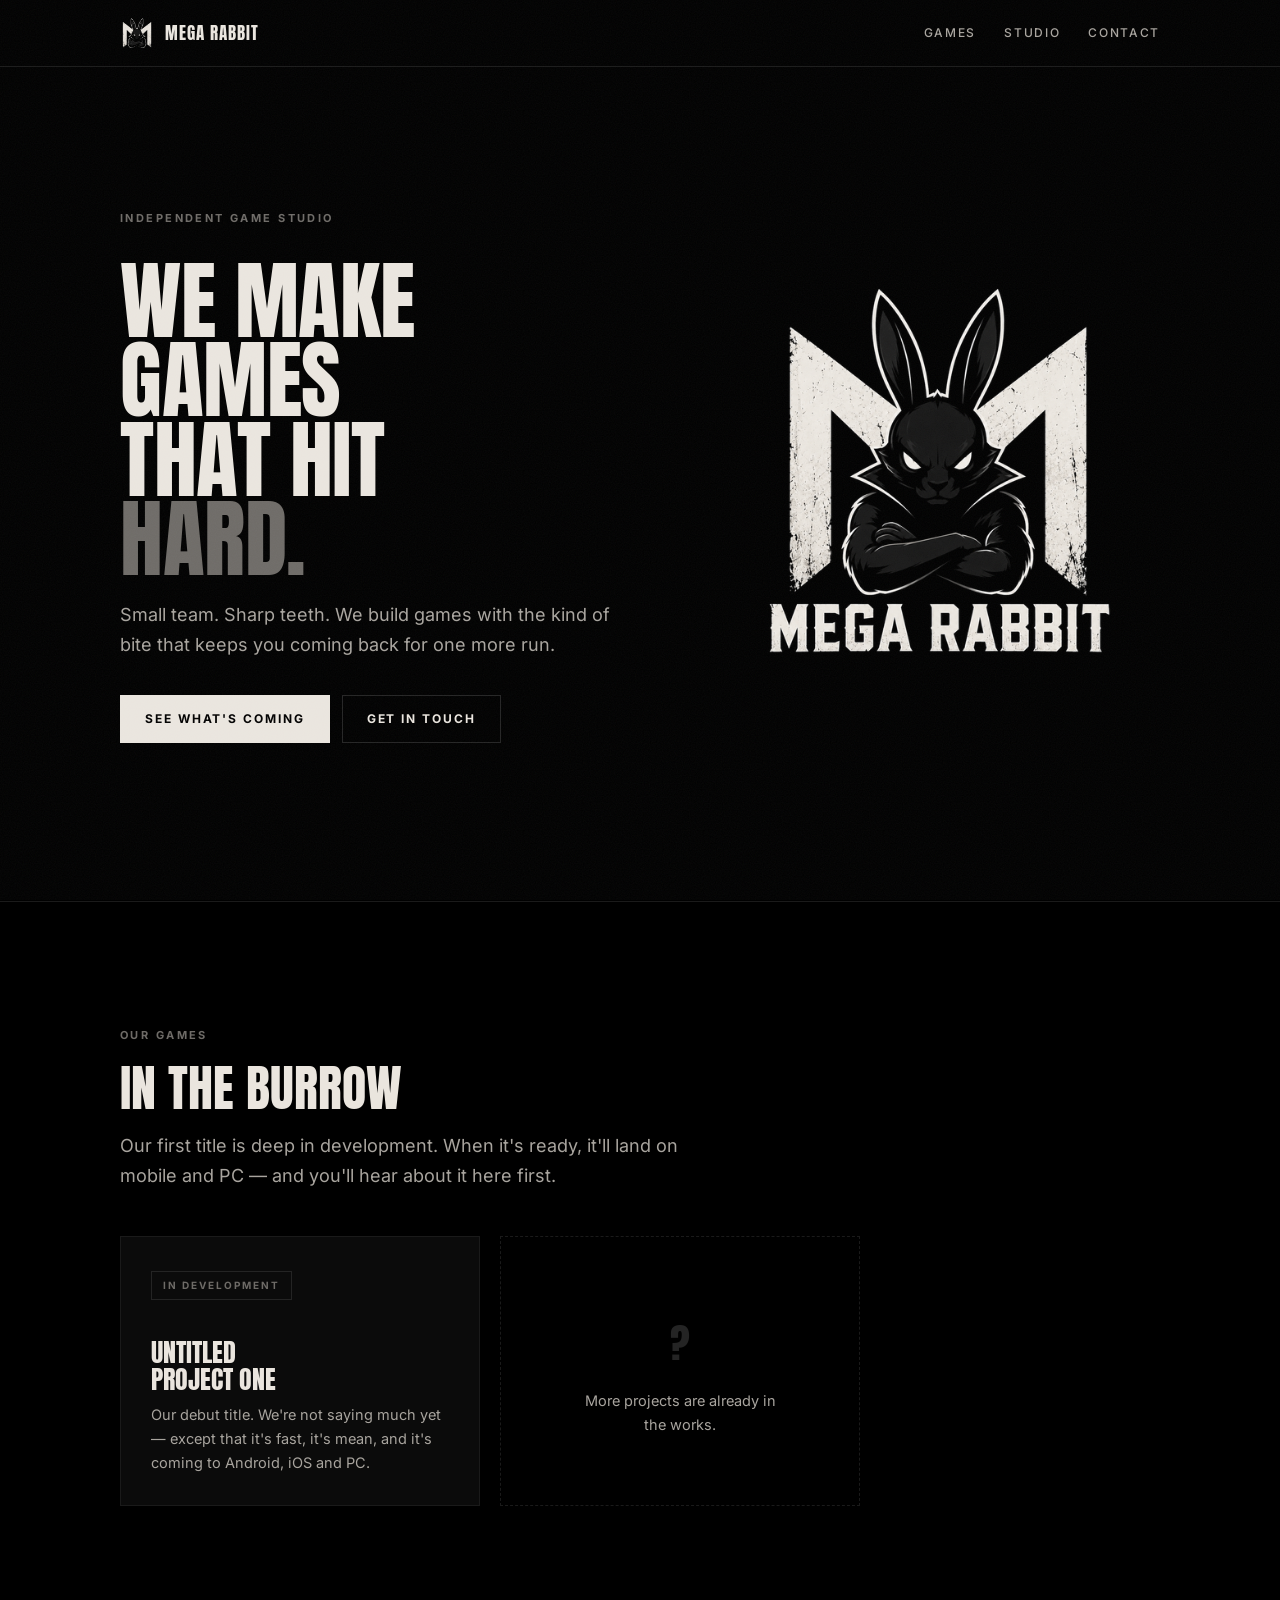
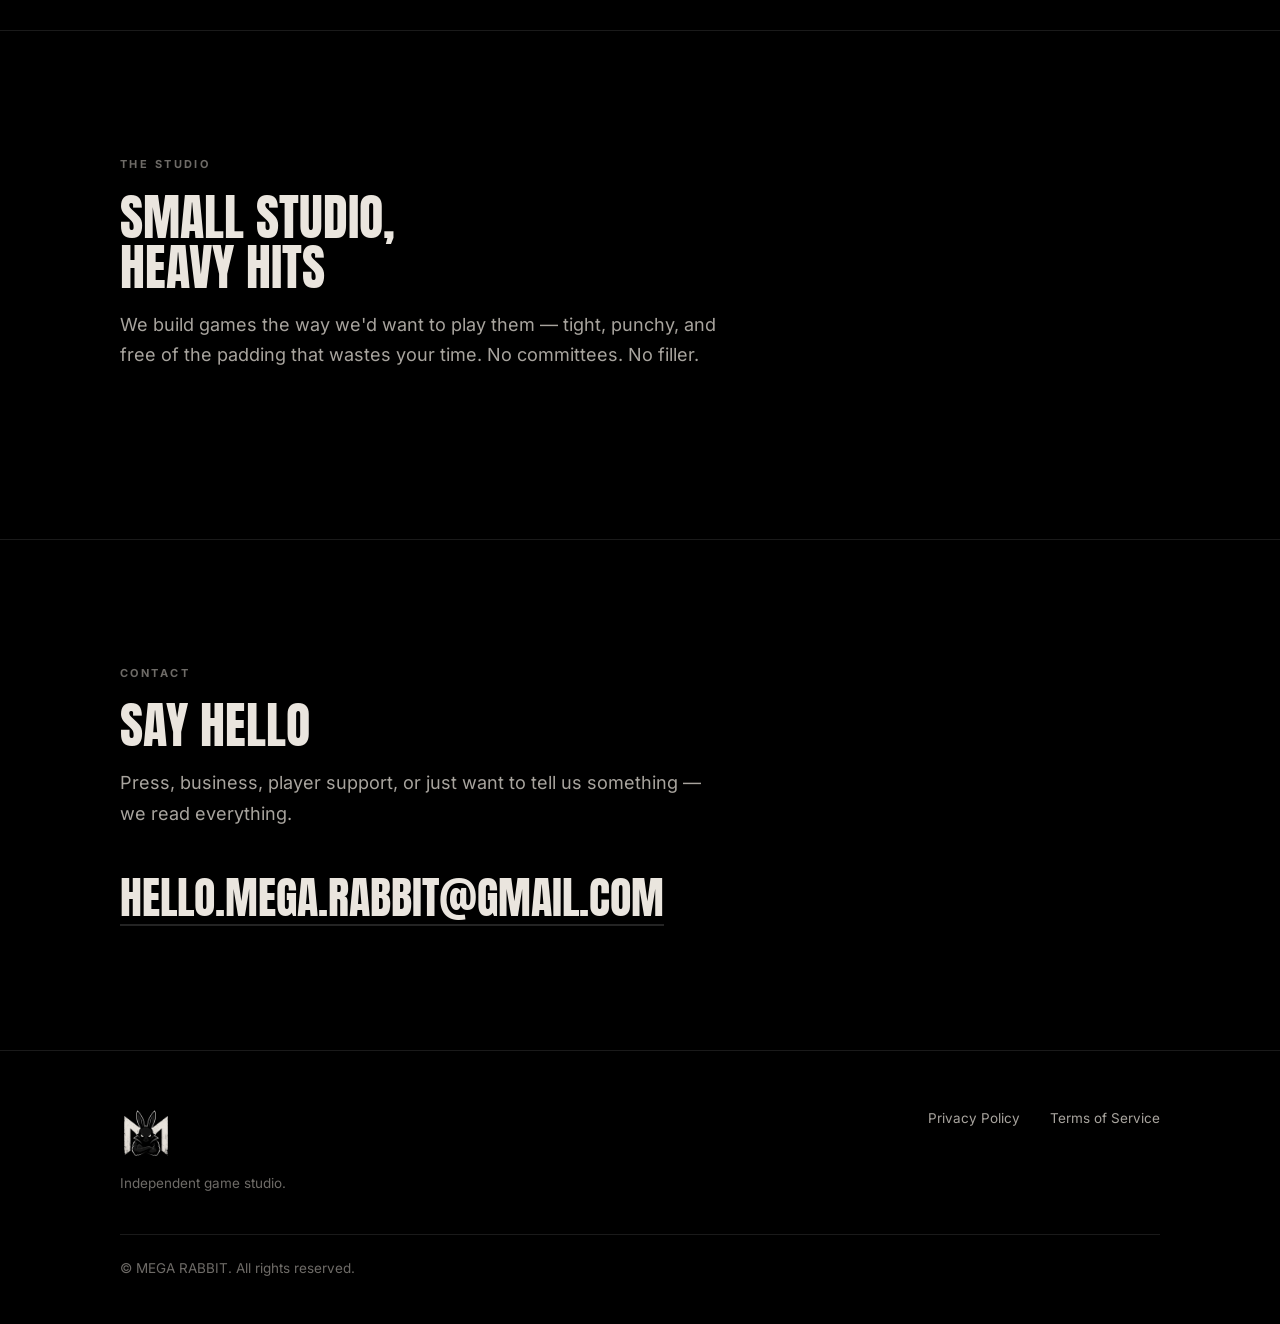
<file: index.html>
<!DOCTYPE html>
<html lang="en">
<head>
<meta charset="utf-8">
<meta name="viewport" content="width=device-width, initial-scale=1">
<title>MEGA RABBIT — Independent Game Studio</title>
<meta name="description" content="MEGA RABBIT is an independent game studio making games for mobile and PC. We make games that hit hard.">
<meta name="theme-color" content="#000000">
<link rel="canonical" href="https://mega-rabbit.com/">

<meta property="og:type" content="website">
<meta property="og:site_name" content="MEGA RABBIT">
<meta property="og:title" content="MEGA RABBIT — Independent Game Studio">
<meta property="og:description" content="We make games that hit hard. An independent game studio.">
<meta property="og:url" content="https://mega-rabbit.com/">
<meta property="og:image" content="https://mega-rabbit.com/assets/img/og.png">
<meta property="og:image:width" content="1200">
<meta property="og:image:height" content="630">
<meta name="twitter:card" content="summary_large_image">

<link rel="icon" href="/favicon.ico" sizes="any">
<link rel="icon" type="image/png" sizes="32x32" href="/assets/img/icon-32.png">
<link rel="apple-touch-icon" href="/assets/img/icon-180.png">
<link rel="manifest" href="/site.webmanifest">

<link rel="preload" href="/assets/fonts/anton-latin-400-normal.woff2" as="font" type="font/woff2" crossorigin>
<link rel="preload" href="/assets/fonts/inter-latin-400-normal.woff2" as="font" type="font/woff2" crossorigin>
<link rel="stylesheet" href="/assets/css/site.css">

<script type="application/ld+json">
{
  "@context":"https://schema.org",
  "@type":"Organization",
  "name":"MEGA RABBIT",
  "url":"https://mega-rabbit.com",
  "logo":"https://mega-rabbit.com/assets/img/logo.png",
  "description":"Independent game studio."
}
</script>
</head>
<body>

<header class="site-header">
  <div class="shell">
    <a class="brand" href="/">
      <img src="/assets/img/mark.png" alt="" width="34" height="34">
      <span>Mega Rabbit</span>
    </a>
    <nav class="nav" aria-label="Main">
      <a href="#games">Games</a>
      <a href="#studio">Studio</a>
      <a href="#contact">Contact</a>
    </nav>
  </div>
</header>

<main>

  <!-- ===================== HERO ===================== -->
  <section class="hero">
    <div class="shell">
      <div>
        <p class="eyebrow">Independent Game Studio</p>
        <h1 class="display">We make games<br>that hit <em>hard.</em></h1>
        <p class="lede">Small team. Sharp teeth. We build games with the kind of bite that keeps you coming back for one more run.</p>
        <div class="cta-row">
          <a class="btn btn-solid" href="#games">See what's coming</a>
          <a class="btn btn-ghost" href="#contact">Get in touch</a>
        </div>
      </div>
      <img class="hero-logo" src="/assets/img/logo.png" alt="MEGA RABBIT logo" width="512" height="512" fetchpriority="high">
    </div>
  </section>

  <hr class="rule">

  <!-- ===================== GAMES ===================== -->
  <section class="sec" id="games">
    <div class="shell">
      <div class="sec-head reveal">
        <p class="eyebrow">Our Games</p>
        <h2>In the burrow</h2>
        <p class="lede">Our first title is deep in development. When it's ready, it'll land on mobile and PC — and you'll hear about it here first.</p>
      </div>

      <div class="cards">
        <article class="card reveal">
          <span class="tag">In development</span>
          <h3>Untitled<br>Project One</h3>
          <p>Our debut title. We're not saying much yet — except that it's fast, it's mean, and it's coming to Android, iOS and PC.</p>
        </article>

        <article class="card ghost reveal">
          <div class="glyph">?</div>
          <p>More projects are already in the works.</p>
        </article>
      </div>
    </div>
  </section>

  <hr class="rule">

  <!-- ===================== STUDIO ===================== -->
  <section class="sec" id="studio">
    <div class="shell">
      <div class="sec-head reveal">
        <p class="eyebrow">The Studio</p>
        <h2>Small studio,<br>heavy hits</h2>
        <p class="lede">We build games the way we'd want to play them — tight, punchy, and free of the padding that wastes your time. No committees. No filler.</p>
      </div>
    </div>
  </section>

  <hr class="rule">

  <!-- ===================== CONTACT ===================== -->
  <section class="sec" id="contact">
    <div class="shell">
      <div class="sec-head reveal">
        <p class="eyebrow">Contact</p>
        <h2>Say hello</h2>
        <p class="lede">Press, business, player support, or just want to tell us something — we read everything.</p>
      </div>
      <a class="contact-mail reveal" href="mailto:hello.mega.rabbit@gmail.com">hello.mega.rabbit@gmail.com</a>
    </div>
  </section>

</main>

<footer class="site-footer">
  <div class="shell">
    <div class="footer-top">
      <div class="footer-brand">
        <img src="/assets/img/mark.png" alt="MEGA RABBIT" width="52" height="52">
        <p>Independent game studio.</p>
      </div>
      <nav class="footer-links" aria-label="Footer">
        <a href="/privacy.html">Privacy Policy</a>
        <a href="/terms.html">Terms of Service</a>
      </nav>
    </div>
    <div class="footer-bottom">
      <p>© MEGA RABBIT. All rights reserved.</p>
    </div>
  </div>
</footer>

<script>
(function(){
  var els = Array.prototype.slice.call(document.querySelectorAll('.reveal'));
  if (!els.length) return;

  function revealAll(){ els.forEach(function(el){ el.classList.add('in'); }); els = []; }

  if (window.matchMedia('(prefers-reduced-motion: reduce)').matches) { revealAll(); return; }

  els.forEach(function(el, i){ el.style.transitionDelay = (i % 3) * 70 + 'ms'; });

  // Scroll-driven check. Unlike a bare IntersectionObserver this cannot leave an
  // element stuck invisible when the page jumps (anchor link, fast wheel, restored
  // scroll position) past it without an intersection frame being sampled.
  var ticking = false;
  function check(){
    ticking = false;
    var limit = window.innerHeight * 0.92;
    els = els.filter(function(el){
      if (el.getBoundingClientRect().top < limit) { el.classList.add('in'); return false; }
      return true;
    });
    if (!els.length) {
      window.removeEventListener('scroll', onScroll);
      window.removeEventListener('resize', onScroll);
    }
  }
  function onScroll(){ if (!ticking) { ticking = true; requestAnimationFrame(check); } }

  window.addEventListener('scroll', onScroll, { passive: true });
  window.addEventListener('resize', onScroll);
  check();
})();
</script>

</body>
</html>
</file>
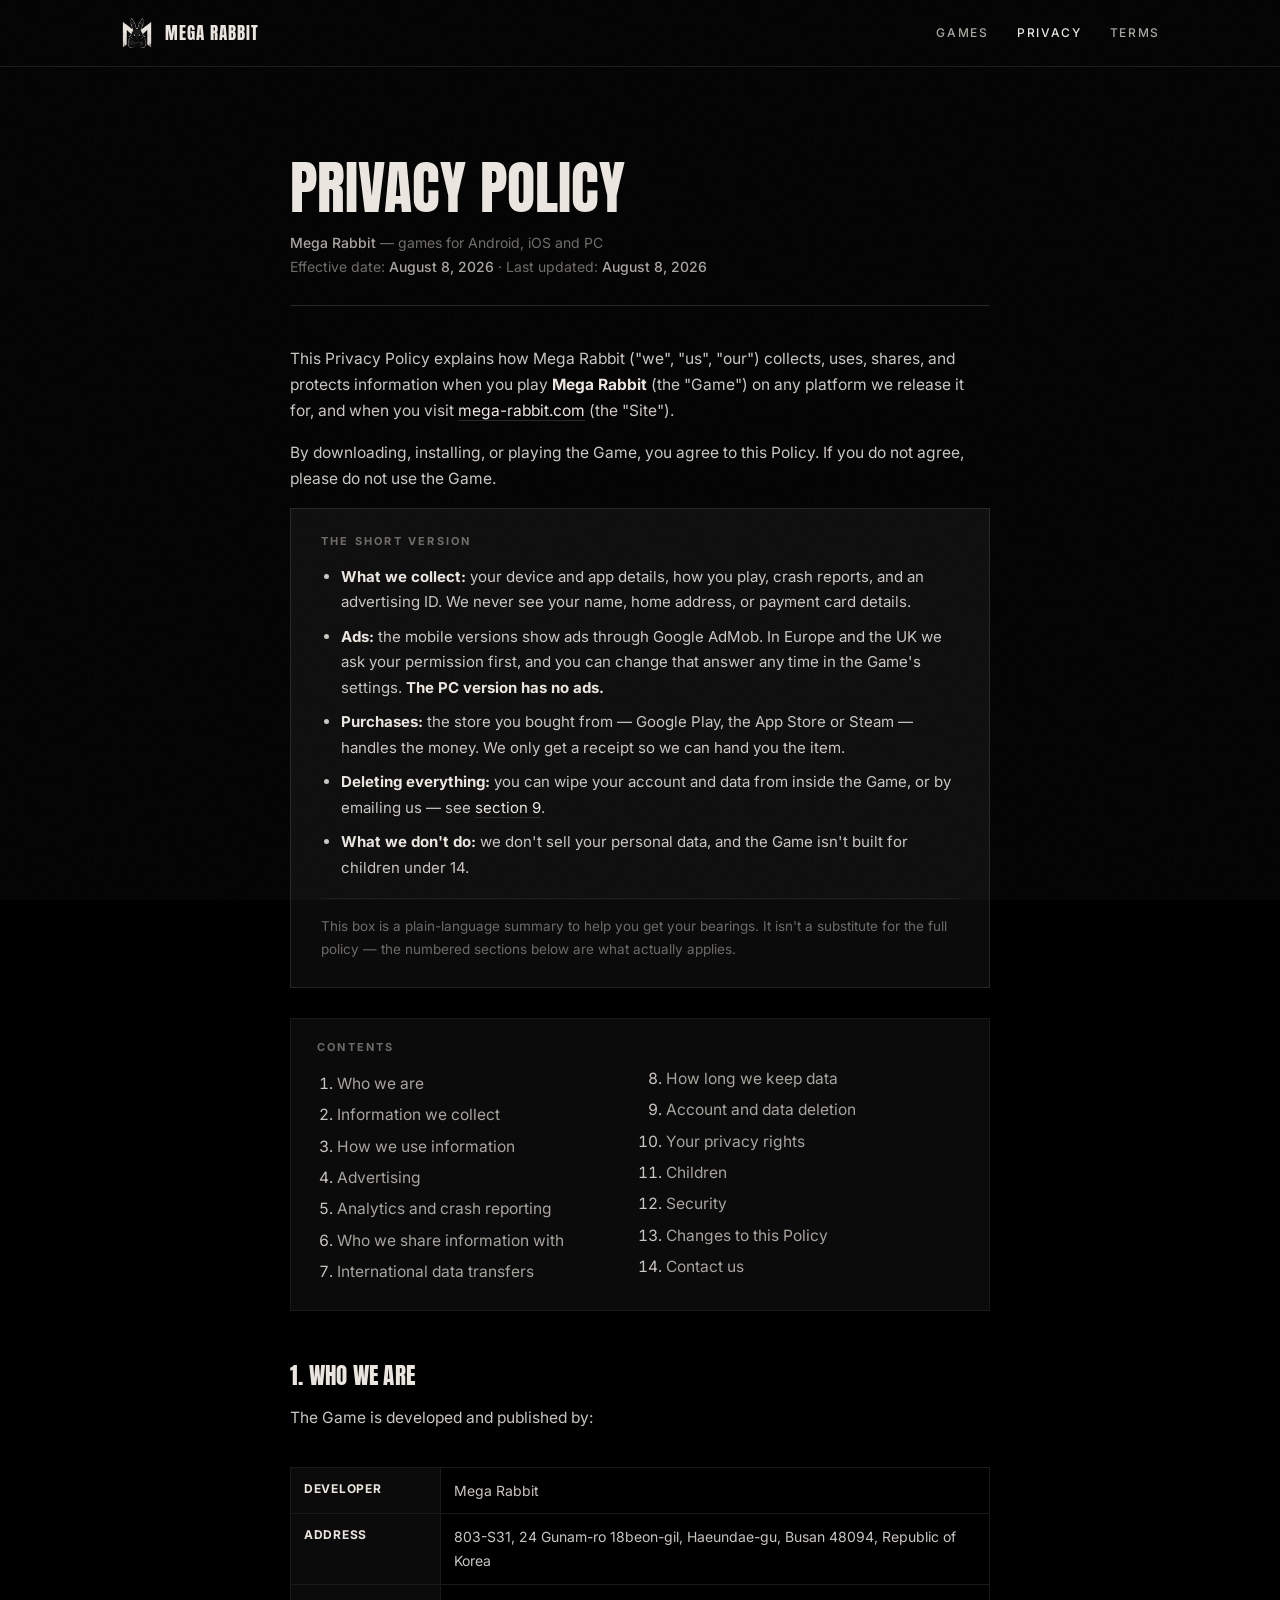
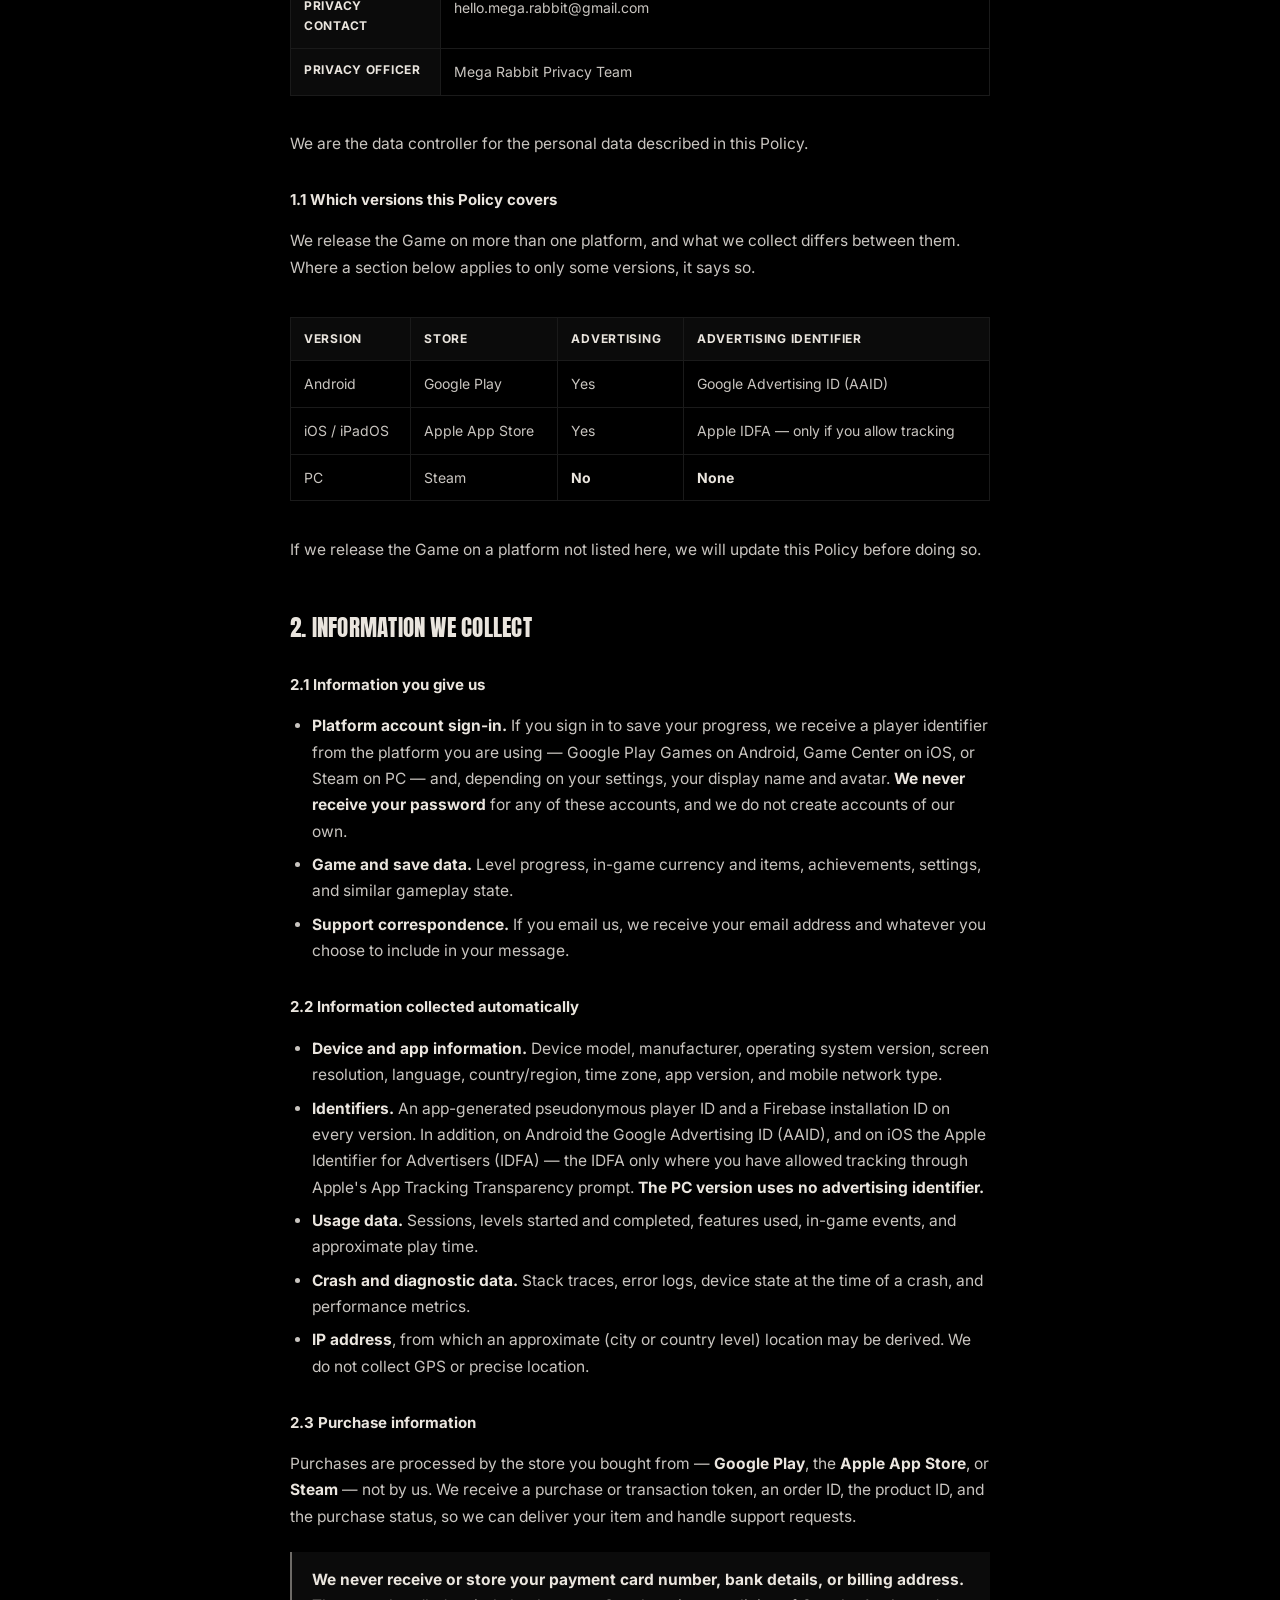
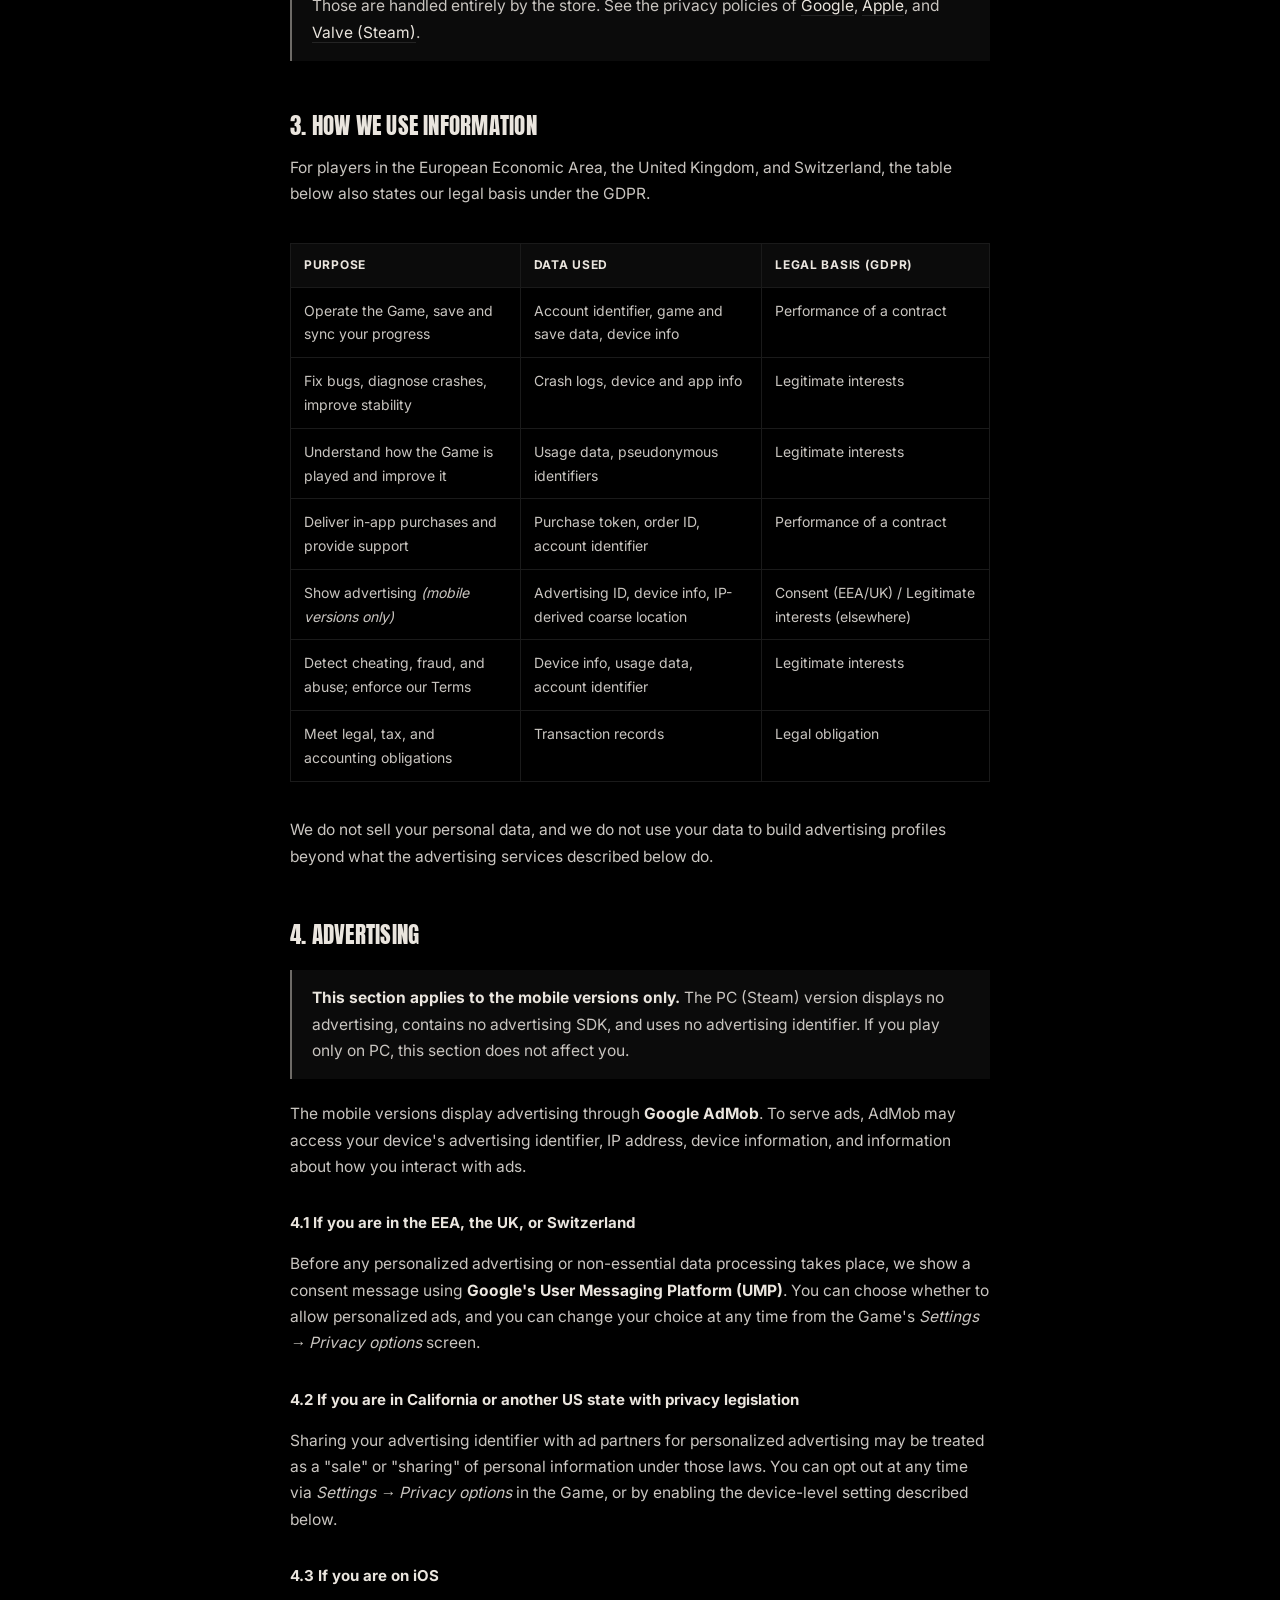
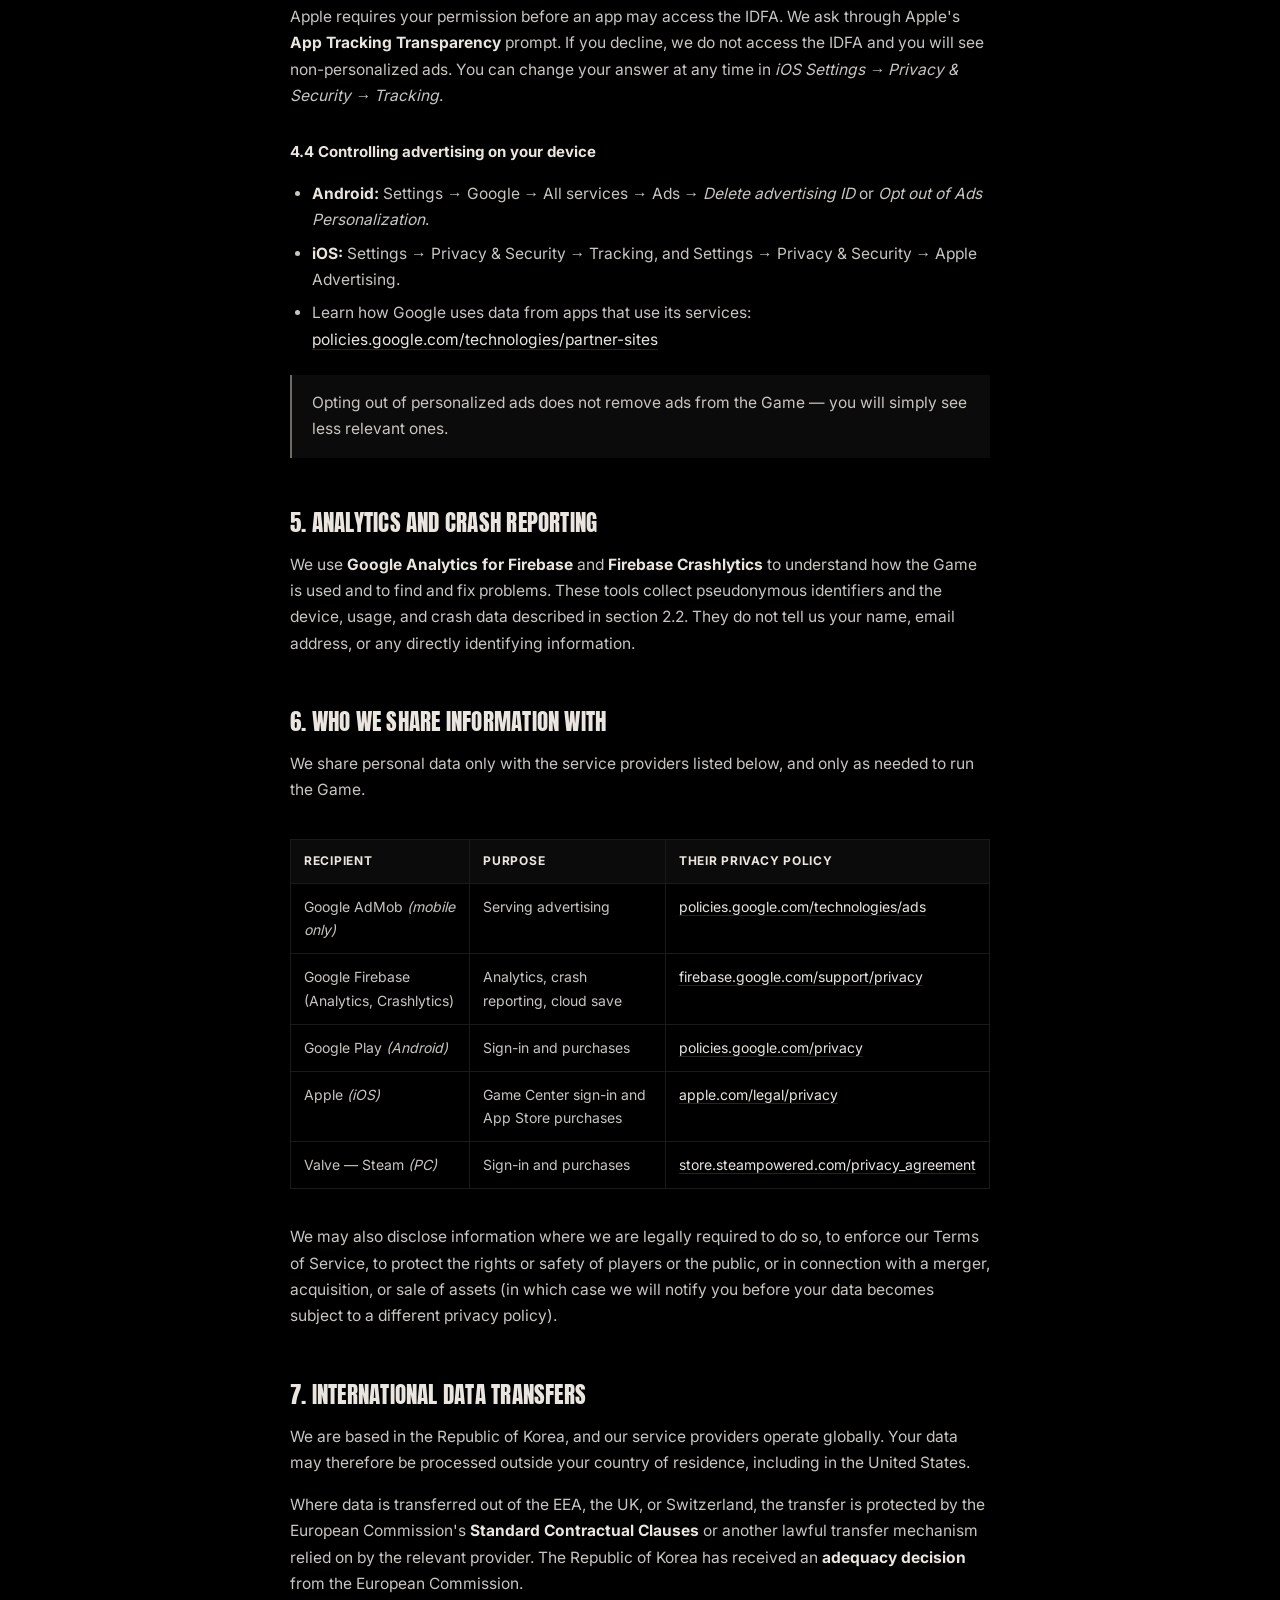
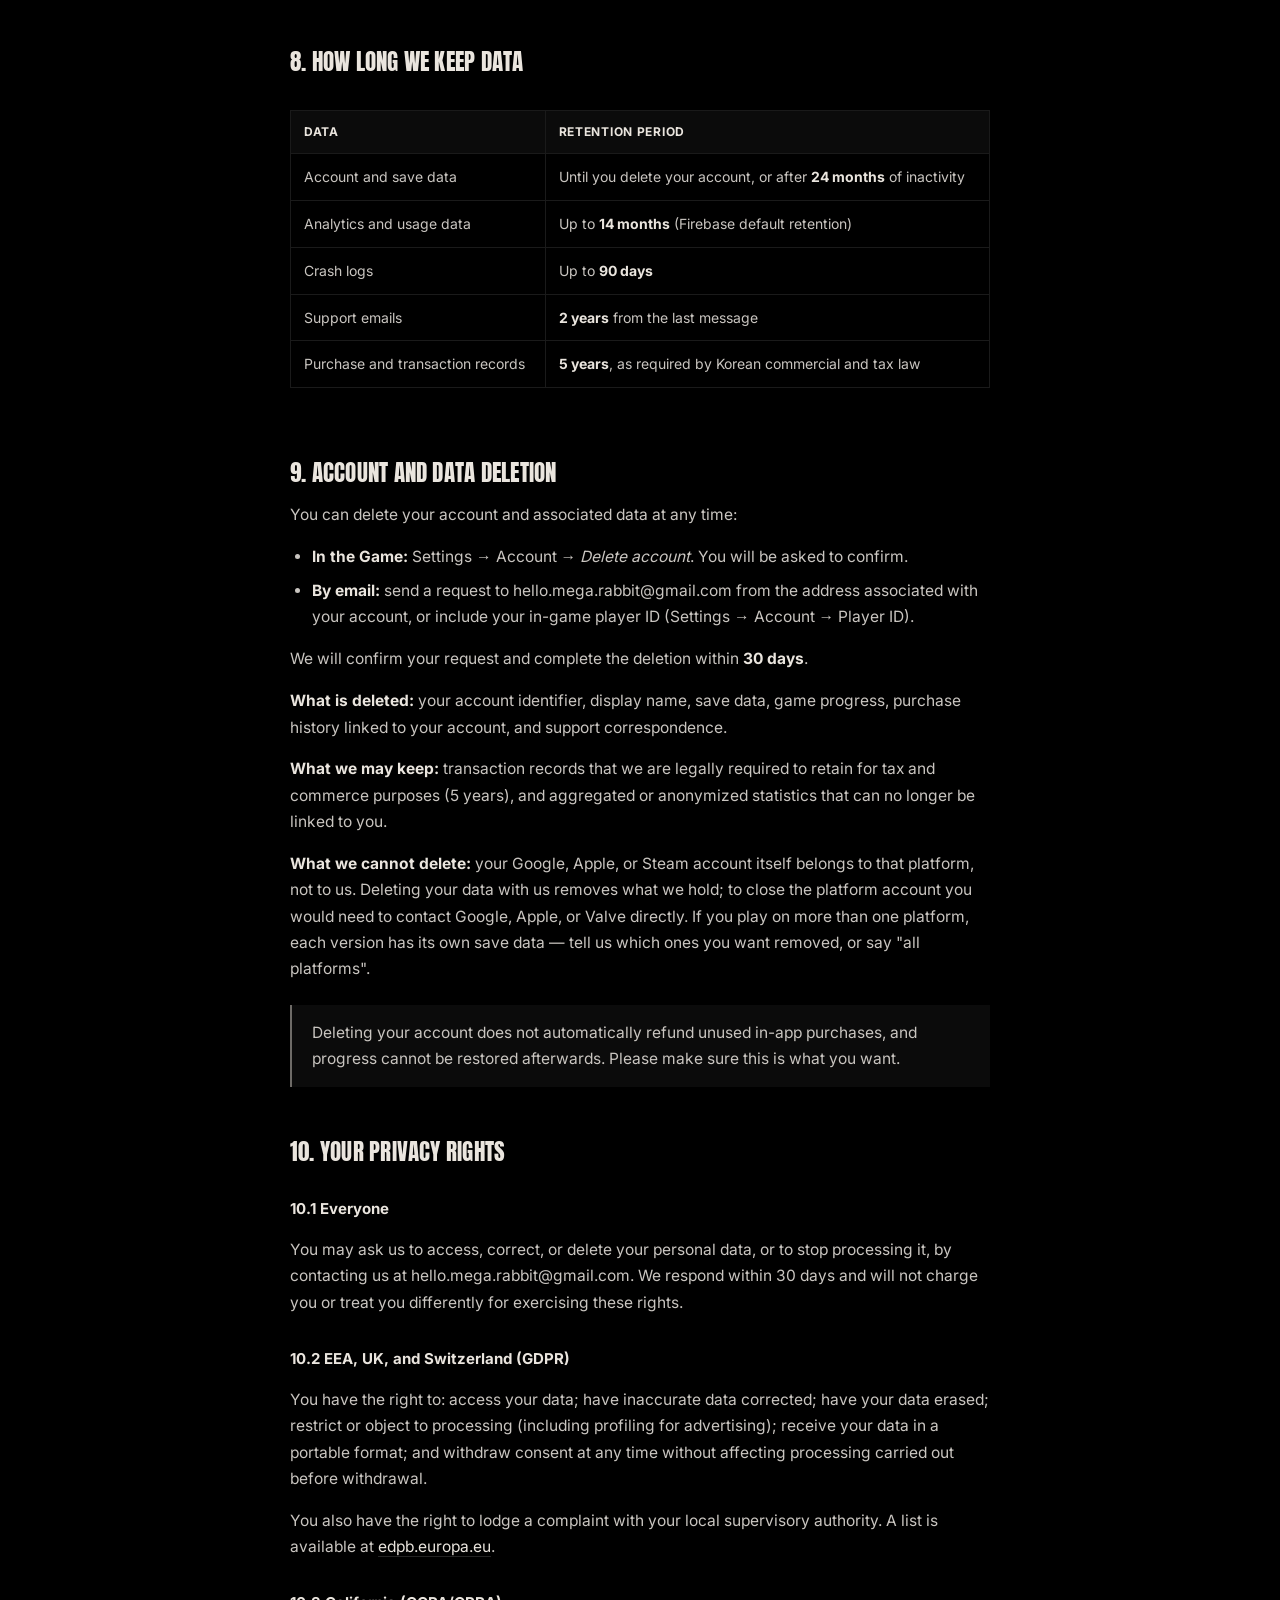
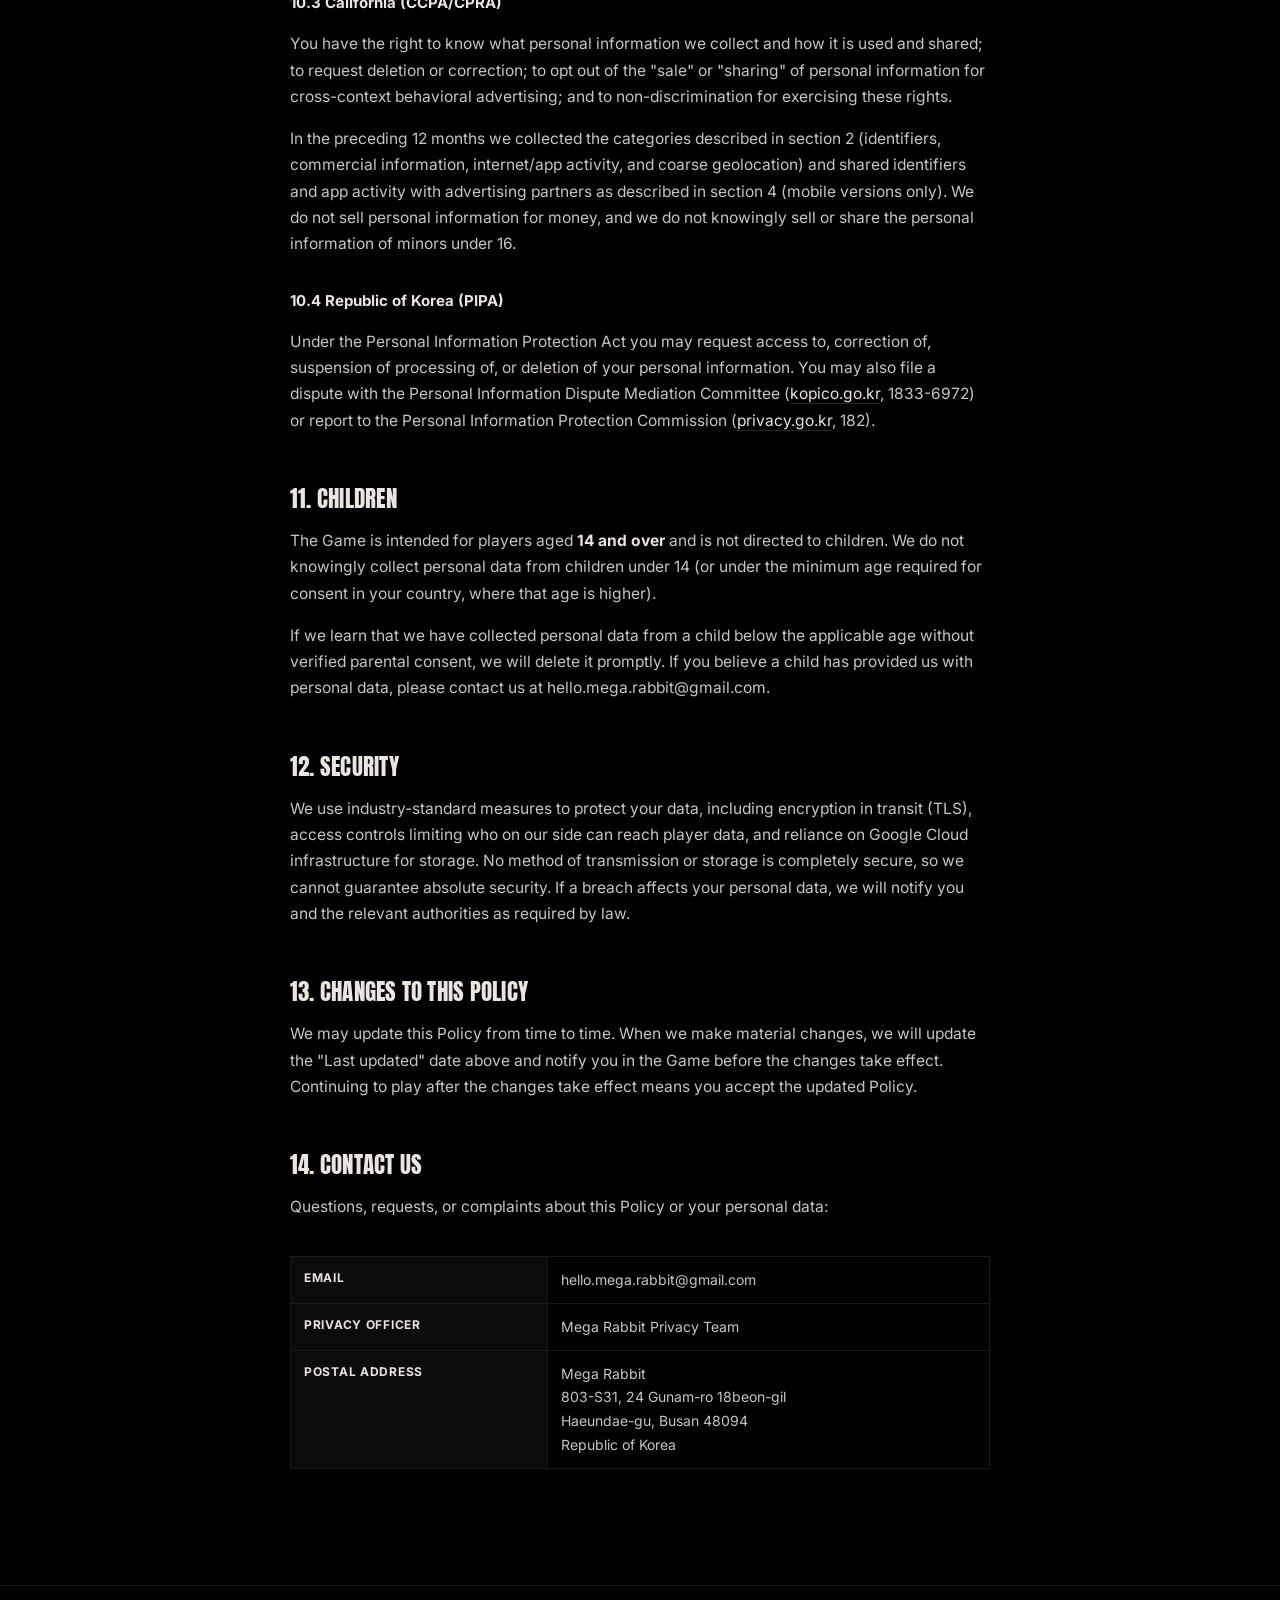
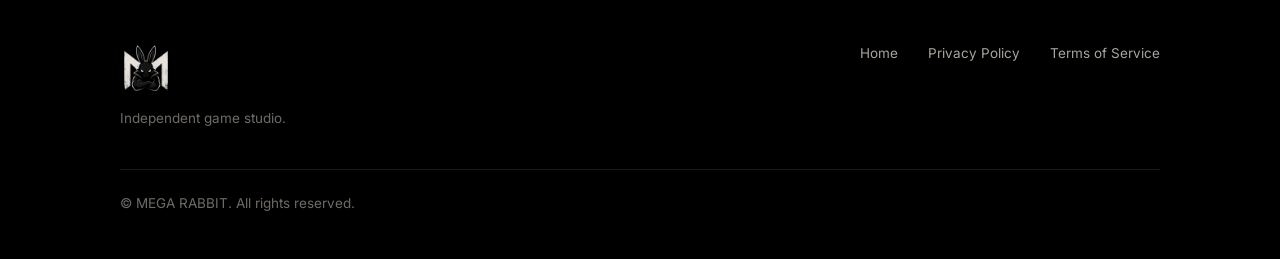
<file: privacy.html>
<!DOCTYPE html>
<html lang="en">
<head>
<meta charset="utf-8">
<meta name="viewport" content="width=device-width, initial-scale=1">
<title>Privacy Policy — MEGA RABBIT</title>
<meta name="description" content="Privacy Policy for MEGA RABBIT games.">
<meta name="theme-color" content="#000000">
<link rel="canonical" href="https://mega-rabbit.com/privacy.html">
<meta property="og:title" content="Privacy Policy — MEGA RABBIT">
<meta property="og:url" content="https://mega-rabbit.com/privacy.html">
<meta property="og:image" content="https://mega-rabbit.com/assets/img/og.png">
<link rel="icon" href="/favicon.ico" sizes="any">
<link rel="icon" type="image/png" sizes="32x32" href="/assets/img/icon-32.png">
<link rel="apple-touch-icon" href="/assets/img/icon-180.png">
<link rel="stylesheet" href="/assets/css/site.css">
</head>
<body>

<header class="site-header">
  <div class="shell">
    <a class="brand" href="/">
      <img src="/assets/img/mark.png" alt="" width="34" height="34">
      <span>Mega Rabbit</span>
    </a>
    <nav class="nav" aria-label="Main">
      <a href="/#games">Games</a>
      <a href="/privacy.html" aria-current="page">Privacy</a>
      <a href="/terms.html">Terms</a>
    </nav>
  </div>
</header>

<main class="legal">
<div class="shell">

<div class="legal-head">
  <h1>Privacy Policy</h1>
  <p class="meta"><strong>Mega Rabbit</strong> — games for Android, iOS and PC<br>
  Effective date: <strong>August 8, 2026</strong> · Last updated: <strong>August 8, 2026</strong></p>
</div>

<p>This Privacy Policy explains how Mega Rabbit ("we", "us", "our") collects, uses, shares, and protects information when you play <strong>Mega Rabbit</strong> (the "Game") on any platform we release it for, and when you visit <a href="https://mega-rabbit.com">mega-rabbit.com</a> (the "Site").</p>

<p>By downloading, installing, or playing the Game, you agree to this Policy. If you do not agree, please do not use the Game.</p>

<div class="summary">
  <h2>The short version</h2>
  <ul>
    <li><strong>What we collect:</strong> your device and app details, how you play, crash reports, and an advertising ID. We never see your name, home address, or payment card details.</li>
    <li><strong>Ads:</strong> the mobile versions show ads through Google AdMob. In Europe and the UK we ask your permission first, and you can change that answer any time in the Game's settings. <strong>The PC version has no ads.</strong></li>
    <li><strong>Purchases:</strong> the store you bought from — Google Play, the App Store or Steam — handles the money. We only get a receipt so we can hand you the item.</li>
    <li><strong>Deleting everything:</strong> you can wipe your account and data from inside the Game, or by emailing us — see <a href="#deletion">section 9</a>.</li>
    <li><strong>What we don't do:</strong> we don't sell your personal data, and the Game isn't built for children under 14.</li>
  </ul>
  <p class="caveat">This box is a plain-language summary to help you get your bearings. It isn't a substitute for the full policy — the numbered sections below are what actually applies.</p>
</div>

<nav class="toc">
  <h2>Contents</h2>
  <ol>
    <li><a href="#who">Who we are</a></li>
    <li><a href="#collect">Information we collect</a></li>
    <li><a href="#use">How we use information</a></li>
    <li><a href="#ads">Advertising</a></li>
    <li><a href="#analytics">Analytics and crash reporting</a></li>
    <li><a href="#share">Who we share information with</a></li>
    <li><a href="#transfers">International data transfers</a></li>
    <li><a href="#retention">How long we keep data</a></li>
    <li><a href="#deletion">Account and data deletion</a></li>
    <li><a href="#rights">Your privacy rights</a></li>
    <li><a href="#children">Children</a></li>
    <li><a href="#security">Security</a></li>
    <li><a href="#changes">Changes to this Policy</a></li>
    <li><a href="#contact">Contact us</a></li>
  </ol>
</nav>

<h2 id="who">1. Who we are</h2>
<p>The Game is developed and published by:</p>
<div class="table-scroll"><table>
  <tr><th>Developer</th><td>Mega Rabbit</td></tr>
  <tr><th>Address</th><td>803-S31, 24 Gunam-ro 18beon-gil, Haeundae-gu, Busan 48094, Republic of Korea</td></tr>
  <tr><th>Privacy contact</th><td>hello.mega.rabbit@gmail.com</td></tr>
  <tr><th>Privacy officer</th><td>Mega Rabbit Privacy Team</td></tr>
</table></div>
<p>We are the data controller for the personal data described in this Policy.</p>

<h3>1.1 Which versions this Policy covers</h3>
<p>We release the Game on more than one platform, and what we collect differs between them. Where a section below applies to only some versions, it says so.</p>
<div class="table-scroll"><table>
  <tr><th>Version</th><th>Store</th><th>Advertising</th><th>Advertising identifier</th></tr>
  <tr><td>Android</td><td>Google Play</td><td>Yes</td><td>Google Advertising ID (AAID)</td></tr>
  <tr><td>iOS / iPadOS</td><td>Apple App Store</td><td>Yes</td><td>Apple IDFA — only if you allow tracking</td></tr>
  <tr><td>PC</td><td>Steam</td><td><strong>No</strong></td><td><strong>None</strong></td></tr>
</table></div>
<p>If we release the Game on a platform not listed here, we will update this Policy before doing so.</p>

<h2 id="collect">2. Information we collect</h2>

<h3>2.1 Information you give us</h3>
<ul>
  <li><strong>Platform account sign-in.</strong> If you sign in to save your progress, we receive a player identifier from the platform you are using — Google Play Games on Android, Game Center on iOS, or Steam on PC — and, depending on your settings, your display name and avatar. <strong>We never receive your password</strong> for any of these accounts, and we do not create accounts of our own.</li>
  <li><strong>Game and save data.</strong> Level progress, in-game currency and items, achievements, settings, and similar gameplay state.</li>
  <li><strong>Support correspondence.</strong> If you email us, we receive your email address and whatever you choose to include in your message.</li>
</ul>

<h3>2.2 Information collected automatically</h3>
<ul>
  <li><strong>Device and app information.</strong> Device model, manufacturer, operating system version, screen resolution, language, country/region, time zone, app version, and mobile network type.</li>
  <li><strong>Identifiers.</strong> An app-generated pseudonymous player ID and a Firebase installation ID on every version. In addition, on Android the Google Advertising ID (AAID), and on iOS the Apple Identifier for Advertisers (IDFA) — the IDFA only where you have allowed tracking through Apple's App Tracking Transparency prompt. <strong>The PC version uses no advertising identifier.</strong></li>
  <li><strong>Usage data.</strong> Sessions, levels started and completed, features used, in-game events, and approximate play time.</li>
  <li><strong>Crash and diagnostic data.</strong> Stack traces, error logs, device state at the time of a crash, and performance metrics.</li>
  <li><strong>IP address</strong>, from which an approximate (city or country level) location may be derived. We do not collect GPS or precise location.</li>
</ul>

<h3>2.3 Purchase information</h3>
<p>Purchases are processed by the store you bought from — <strong>Google Play</strong>, the <strong>Apple App Store</strong>, or <strong>Steam</strong> — not by us. We receive a purchase or transaction token, an order ID, the product ID, and the purchase status, so we can deliver your item and handle support requests.</p>
<div class="note"><p><strong>We never receive or store your payment card number, bank details, or billing address.</strong> Those are handled entirely by the store. See the privacy policies of <a href="https://policies.google.com/privacy" target="_blank" rel="noopener">Google</a>, <a href="https://www.apple.com/legal/privacy/" target="_blank" rel="noopener">Apple</a>, and <a href="https://store.steampowered.com/privacy_agreement/" target="_blank" rel="noopener">Valve (Steam)</a>.</p></div>

<h2 id="use">3. How we use information</h2>
<p>For players in the European Economic Area, the United Kingdom, and Switzerland, the table below also states our legal basis under the GDPR.</p>
<div class="table-scroll"><table>
  <tr><th>Purpose</th><th>Data used</th><th>Legal basis (GDPR)</th></tr>
  <tr><td>Operate the Game, save and sync your progress</td><td>Account identifier, game and save data, device info</td><td>Performance of a contract</td></tr>
  <tr><td>Fix bugs, diagnose crashes, improve stability</td><td>Crash logs, device and app info</td><td>Legitimate interests</td></tr>
  <tr><td>Understand how the Game is played and improve it</td><td>Usage data, pseudonymous identifiers</td><td>Legitimate interests</td></tr>
  <tr><td>Deliver in-app purchases and provide support</td><td>Purchase token, order ID, account identifier</td><td>Performance of a contract</td></tr>
  <tr><td>Show advertising <em>(mobile versions only)</em></td><td>Advertising ID, device info, IP-derived coarse location</td><td>Consent (EEA/UK) / Legitimate interests (elsewhere)</td></tr>
  <tr><td>Detect cheating, fraud, and abuse; enforce our Terms</td><td>Device info, usage data, account identifier</td><td>Legitimate interests</td></tr>
  <tr><td>Meet legal, tax, and accounting obligations</td><td>Transaction records</td><td>Legal obligation</td></tr>
</table></div>
<p>We do not sell your personal data, and we do not use your data to build advertising profiles beyond what the advertising services described below do.</p>

<h2 id="ads">4. Advertising</h2>
<div class="note"><p><strong>This section applies to the mobile versions only.</strong> The PC (Steam) version displays no advertising, contains no advertising SDK, and uses no advertising identifier. If you play only on PC, this section does not affect you.</p></div>
<p>The mobile versions display advertising through <strong>Google AdMob</strong>. To serve ads, AdMob may access your device's advertising identifier, IP address, device information, and information about how you interact with ads.</p>

<h3>4.1 If you are in the EEA, the UK, or Switzerland</h3>
<p>Before any personalized advertising or non-essential data processing takes place, we show a consent message using <strong>Google's User Messaging Platform (UMP)</strong>. You can choose whether to allow personalized ads, and you can change your choice at any time from the Game's <em>Settings → Privacy options</em> screen.</p>

<h3>4.2 If you are in California or another US state with privacy legislation</h3>
<p>Sharing your advertising identifier with ad partners for personalized advertising may be treated as a "sale" or "sharing" of personal information under those laws. You can opt out at any time via <em>Settings → Privacy options</em> in the Game, or by enabling the device-level setting described below.</p>

<h3>4.3 If you are on iOS</h3>
<p>Apple requires your permission before an app may access the IDFA. We ask through Apple's <strong>App Tracking Transparency</strong> prompt. If you decline, we do not access the IDFA and you will see non-personalized ads. You can change your answer at any time in <em>iOS Settings → Privacy &amp; Security → Tracking</em>.</p>

<h3>4.4 Controlling advertising on your device</h3>
<ul>
  <li><strong>Android:</strong> Settings → Google → All services → Ads → <em>Delete advertising ID</em> or <em>Opt out of Ads Personalization</em>.</li>
  <li><strong>iOS:</strong> Settings → Privacy &amp; Security → Tracking, and Settings → Privacy &amp; Security → Apple Advertising.</li>
  <li>Learn how Google uses data from apps that use its services: <a href="https://policies.google.com/technologies/partner-sites" target="_blank" rel="noopener">policies.google.com/technologies/partner-sites</a></li>
</ul>
<div class="note"><p>Opting out of personalized ads does not remove ads from the Game — you will simply see less relevant ones.</p></div>

<h2 id="analytics">5. Analytics and crash reporting</h2>
<p>We use <strong>Google Analytics for Firebase</strong> and <strong>Firebase Crashlytics</strong> to understand how the Game is used and to find and fix problems. These tools collect pseudonymous identifiers and the device, usage, and crash data described in section 2.2. They do not tell us your name, email address, or any directly identifying information.</p>

<h2 id="share">6. Who we share information with</h2>
<p>We share personal data only with the service providers listed below, and only as needed to run the Game.</p>
<div class="table-scroll"><table>
  <tr><th>Recipient</th><th>Purpose</th><th>Their privacy policy</th></tr>
  <tr><td>Google AdMob <em>(mobile only)</em></td><td>Serving advertising</td><td><a href="https://policies.google.com/technologies/ads" target="_blank" rel="noopener">policies.google.com/technologies/ads</a></td></tr>
  <tr><td>Google Firebase (Analytics, Crashlytics)</td><td>Analytics, crash reporting, cloud save</td><td><a href="https://firebase.google.com/support/privacy" target="_blank" rel="noopener">firebase.google.com/support/privacy</a></td></tr>
  <tr><td>Google Play <em>(Android)</em></td><td>Sign-in and purchases</td><td><a href="https://policies.google.com/privacy" target="_blank" rel="noopener">policies.google.com/privacy</a></td></tr>
  <tr><td>Apple <em>(iOS)</em></td><td>Game Center sign-in and App Store purchases</td><td><a href="https://www.apple.com/legal/privacy/" target="_blank" rel="noopener">apple.com/legal/privacy</a></td></tr>
  <tr><td>Valve — Steam <em>(PC)</em></td><td>Sign-in and purchases</td><td><a href="https://store.steampowered.com/privacy_agreement/" target="_blank" rel="noopener">store.steampowered.com/privacy_agreement</a></td></tr>
</table></div>
<p>We may also disclose information where we are legally required to do so, to enforce our Terms of Service, to protect the rights or safety of players or the public, or in connection with a merger, acquisition, or sale of assets (in which case we will notify you before your data becomes subject to a different privacy policy).</p>

<h2 id="transfers">7. International data transfers</h2>
<p>We are based in the Republic of Korea, and our service providers operate globally. Your data may therefore be processed outside your country of residence, including in the United States.</p>
<p>Where data is transferred out of the EEA, the UK, or Switzerland, the transfer is protected by the European Commission's <strong>Standard Contractual Clauses</strong> or another lawful transfer mechanism relied on by the relevant provider. The Republic of Korea has received an <strong>adequacy decision</strong> from the European Commission.</p>

<h2 id="retention">8. How long we keep data</h2>
<div class="table-scroll"><table>
  <tr><th>Data</th><th>Retention period</th></tr>
  <tr><td>Account and save data</td><td>Until you delete your account, or after <strong>24 months</strong> of inactivity</td></tr>
  <tr><td>Analytics and usage data</td><td>Up to <strong>14 months</strong> (Firebase default retention)</td></tr>
  <tr><td>Crash logs</td><td>Up to <strong>90 days</strong></td></tr>
  <tr><td>Support emails</td><td><strong>2 years</strong> from the last message</td></tr>
  <tr><td>Purchase and transaction records</td><td><strong>5 years</strong>, as required by Korean commercial and tax law</td></tr>
</table></div>

<h2 id="deletion">9. Account and data deletion</h2>
<p>You can delete your account and associated data at any time:</p>
<ul>
  <li><strong>In the Game:</strong> Settings → Account → <em>Delete account</em>. You will be asked to confirm.</li>
  <li><strong>By email:</strong> send a request to hello.mega.rabbit@gmail.com from the address associated with your account, or include your in-game player ID (Settings → Account → Player ID).</li>
</ul>
<p>We will confirm your request and complete the deletion within <strong>30 days</strong>.</p>
<p><strong>What is deleted:</strong> your account identifier, display name, save data, game progress, purchase history linked to your account, and support correspondence.</p>
<p><strong>What we may keep:</strong> transaction records that we are legally required to retain for tax and commerce purposes (5 years), and aggregated or anonymized statistics that can no longer be linked to you.</p>
<p><strong>What we cannot delete:</strong> your Google, Apple, or Steam account itself belongs to that platform, not to us. Deleting your data with us removes what we hold; to close the platform account you would need to contact Google, Apple, or Valve directly. If you play on more than one platform, each version has its own save data — tell us which ones you want removed, or say "all platforms".</p>
<div class="note"><p>Deleting your account does not automatically refund unused in-app purchases, and progress cannot be restored afterwards. Please make sure this is what you want.</p></div>

<h2 id="rights">10. Your privacy rights</h2>

<h3>10.1 Everyone</h3>
<p>You may ask us to access, correct, or delete your personal data, or to stop processing it, by contacting us at hello.mega.rabbit@gmail.com. We respond within 30 days and will not charge you or treat you differently for exercising these rights.</p>

<h3>10.2 EEA, UK, and Switzerland (GDPR)</h3>
<p>You have the right to: access your data; have inaccurate data corrected; have your data erased; restrict or object to processing (including profiling for advertising); receive your data in a portable format; and withdraw consent at any time without affecting processing carried out before withdrawal.</p>
<p>You also have the right to lodge a complaint with your local supervisory authority. A list is available at <a href="https://edpb.europa.eu/about-edpb/board/members_en" target="_blank" rel="noopener">edpb.europa.eu</a>.</p>

<h3>10.3 California (CCPA/CPRA)</h3>
<p>You have the right to know what personal information we collect and how it is used and shared; to request deletion or correction; to opt out of the "sale" or "sharing" of personal information for cross-context behavioral advertising; and to non-discrimination for exercising these rights.</p>
<p>In the preceding 12 months we collected the categories described in section 2 (identifiers, commercial information, internet/app activity, and coarse geolocation) and shared identifiers and app activity with advertising partners as described in section 4 (mobile versions only). We do not sell personal information for money, and we do not knowingly sell or share the personal information of minors under 16.</p>

<h3>10.4 Republic of Korea (PIPA)</h3>
<p>Under the Personal Information Protection Act you may request access to, correction of, suspension of processing of, or deletion of your personal information. You may also file a dispute with the Personal Information Dispute Mediation Committee (<a href="https://www.kopico.go.kr" target="_blank" rel="noopener">kopico.go.kr</a>, 1833-6972) or report to the Personal Information Protection Commission (<a href="https://privacy.go.kr" target="_blank" rel="noopener">privacy.go.kr</a>, 182).</p>

<h2 id="children">11. Children</h2>
<p>The Game is intended for players aged <strong>14 and over</strong> and is not directed to children. We do not knowingly collect personal data from children under 14 (or under the minimum age required for consent in your country, where that age is higher).</p>
<p>If we learn that we have collected personal data from a child below the applicable age without verified parental consent, we will delete it promptly. If you believe a child has provided us with personal data, please contact us at hello.mega.rabbit@gmail.com.</p>

<h2 id="security">12. Security</h2>
<p>We use industry-standard measures to protect your data, including encryption in transit (TLS), access controls limiting who on our side can reach player data, and reliance on Google Cloud infrastructure for storage. No method of transmission or storage is completely secure, so we cannot guarantee absolute security. If a breach affects your personal data, we will notify you and the relevant authorities as required by law.</p>

<h2 id="changes">13. Changes to this Policy</h2>
<p>We may update this Policy from time to time. When we make material changes, we will update the "Last updated" date above and notify you in the Game before the changes take effect. Continuing to play after the changes take effect means you accept the updated Policy.</p>

<h2 id="contact">14. Contact us</h2>
<p>Questions, requests, or complaints about this Policy or your personal data:</p>
<div class="table-scroll"><table>
  <tr><th>Email</th><td>hello.mega.rabbit@gmail.com</td></tr>
  <tr><th>Privacy officer</th><td>Mega Rabbit Privacy Team</td></tr>
  <tr><th>Postal address</th><td>Mega Rabbit<br>803-S31, 24 Gunam-ro 18beon-gil<br>Haeundae-gu, Busan 48094<br>Republic of Korea</td></tr>
</table></div>

</div>
</main>

<footer class="site-footer">
  <div class="shell">
    <div class="footer-top">
      <div class="footer-brand">
        <img src="/assets/img/mark.png" alt="MEGA RABBIT" width="52" height="52">
        <p>Independent game studio.</p>
      </div>
      <nav class="footer-links" aria-label="Footer">
        <a href="/">Home</a>
        <a href="/privacy.html">Privacy Policy</a>
        <a href="/terms.html">Terms of Service</a>
      </nav>
    </div>
    <div class="footer-bottom">
      <p>© MEGA RABBIT. All rights reserved.</p>
    </div>
  </div>
</footer>

</body>
</html>
</file>
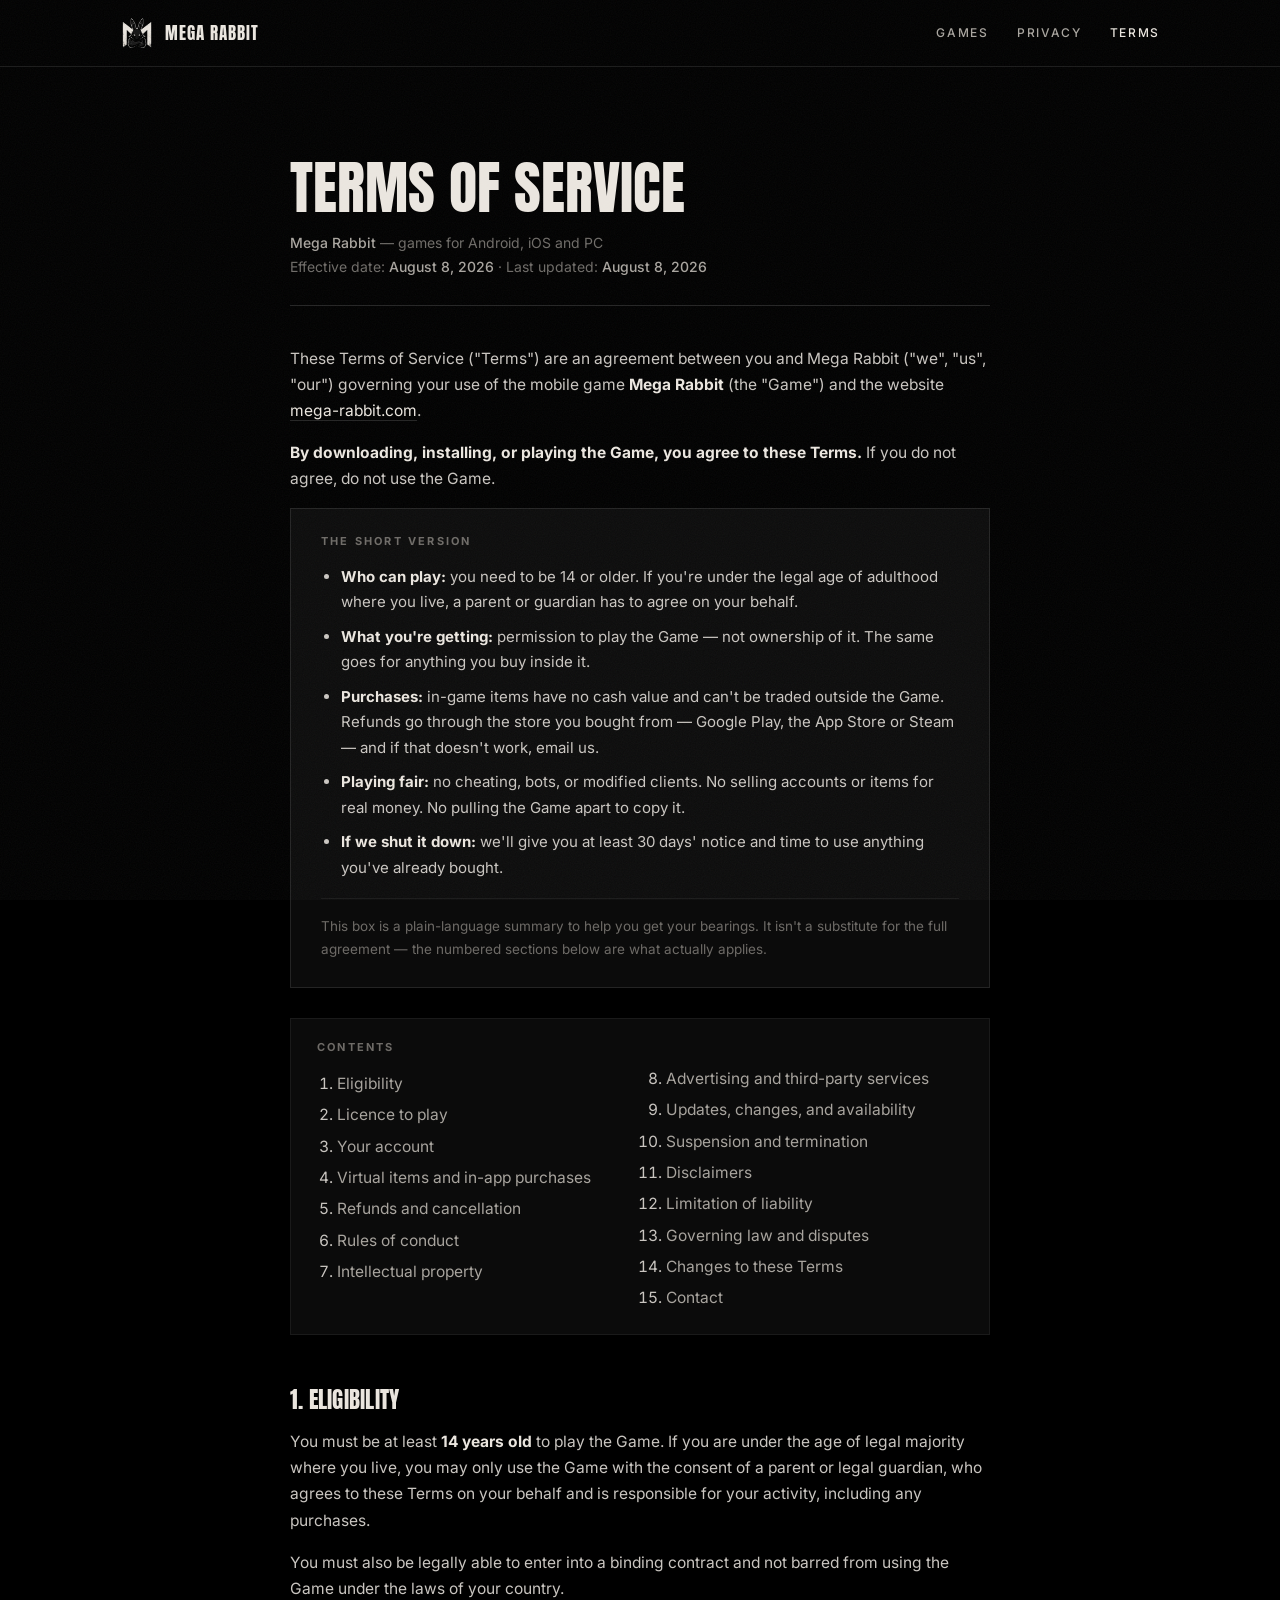
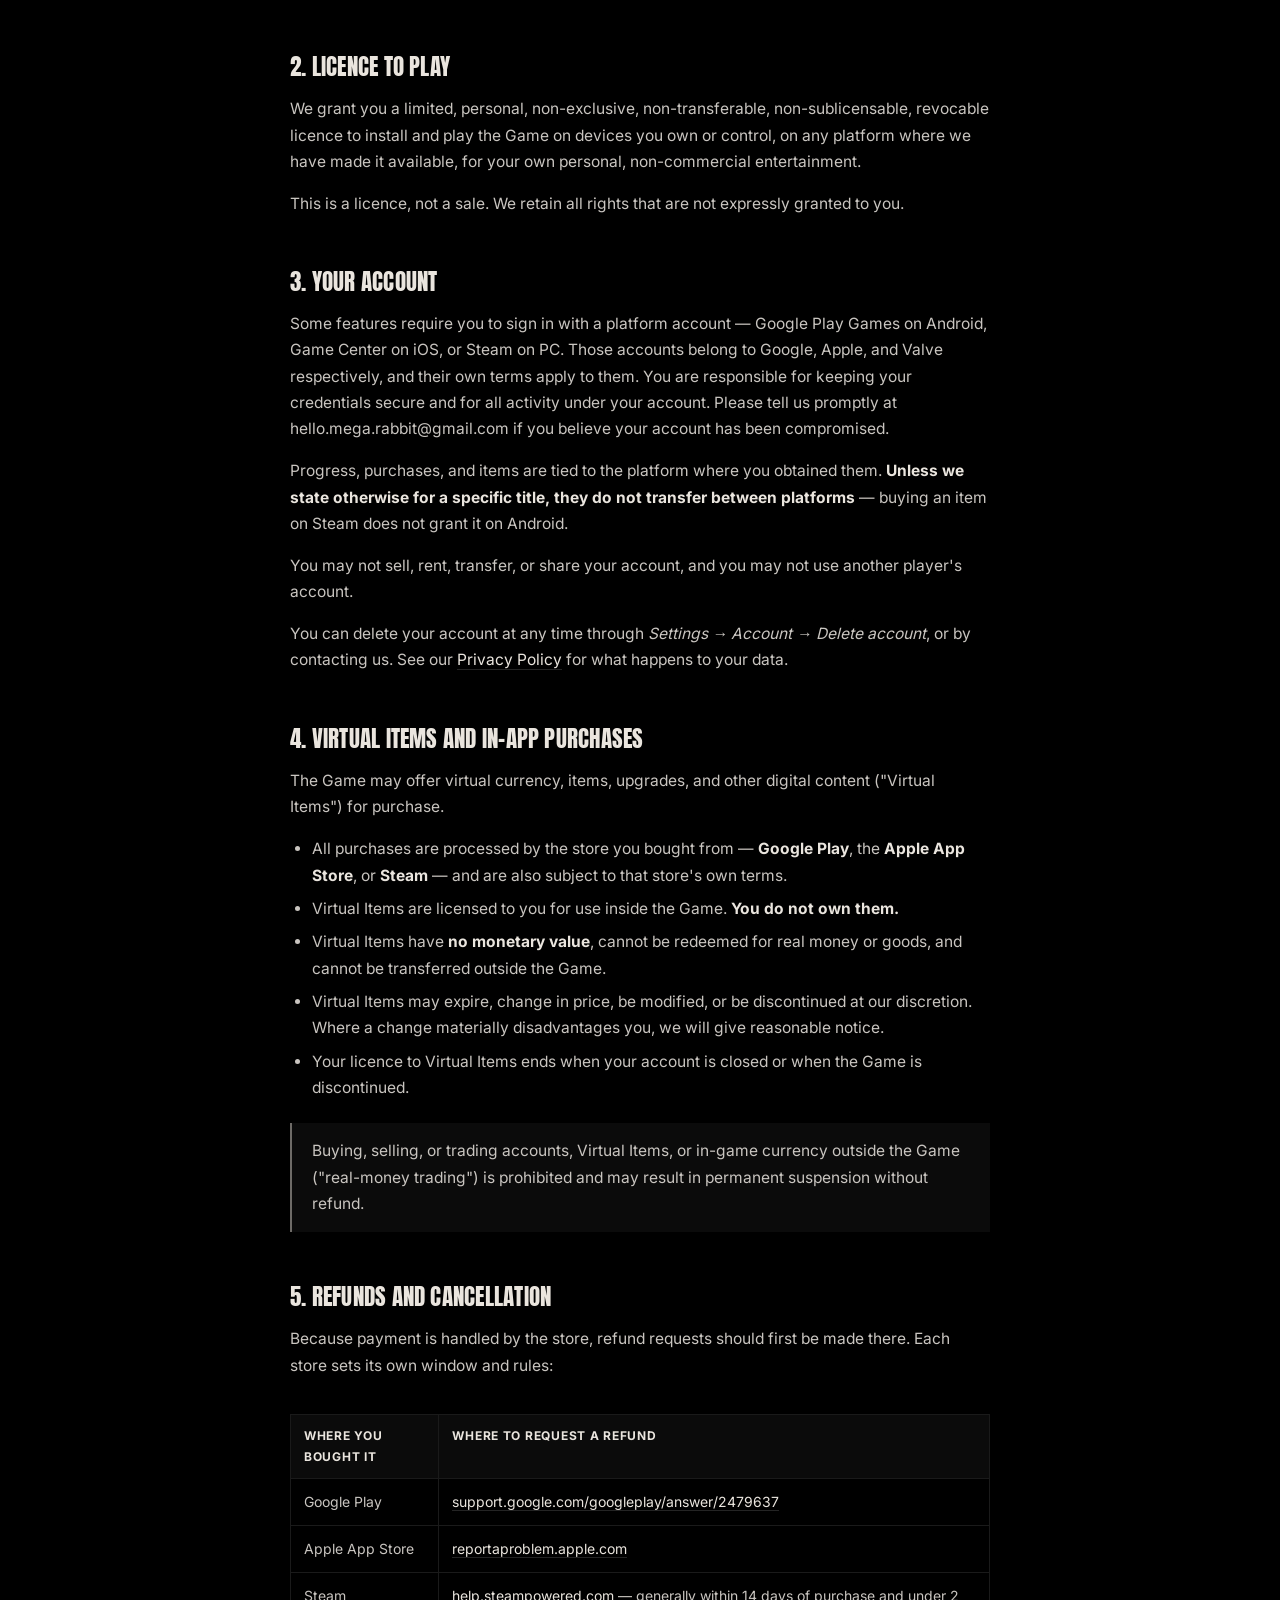
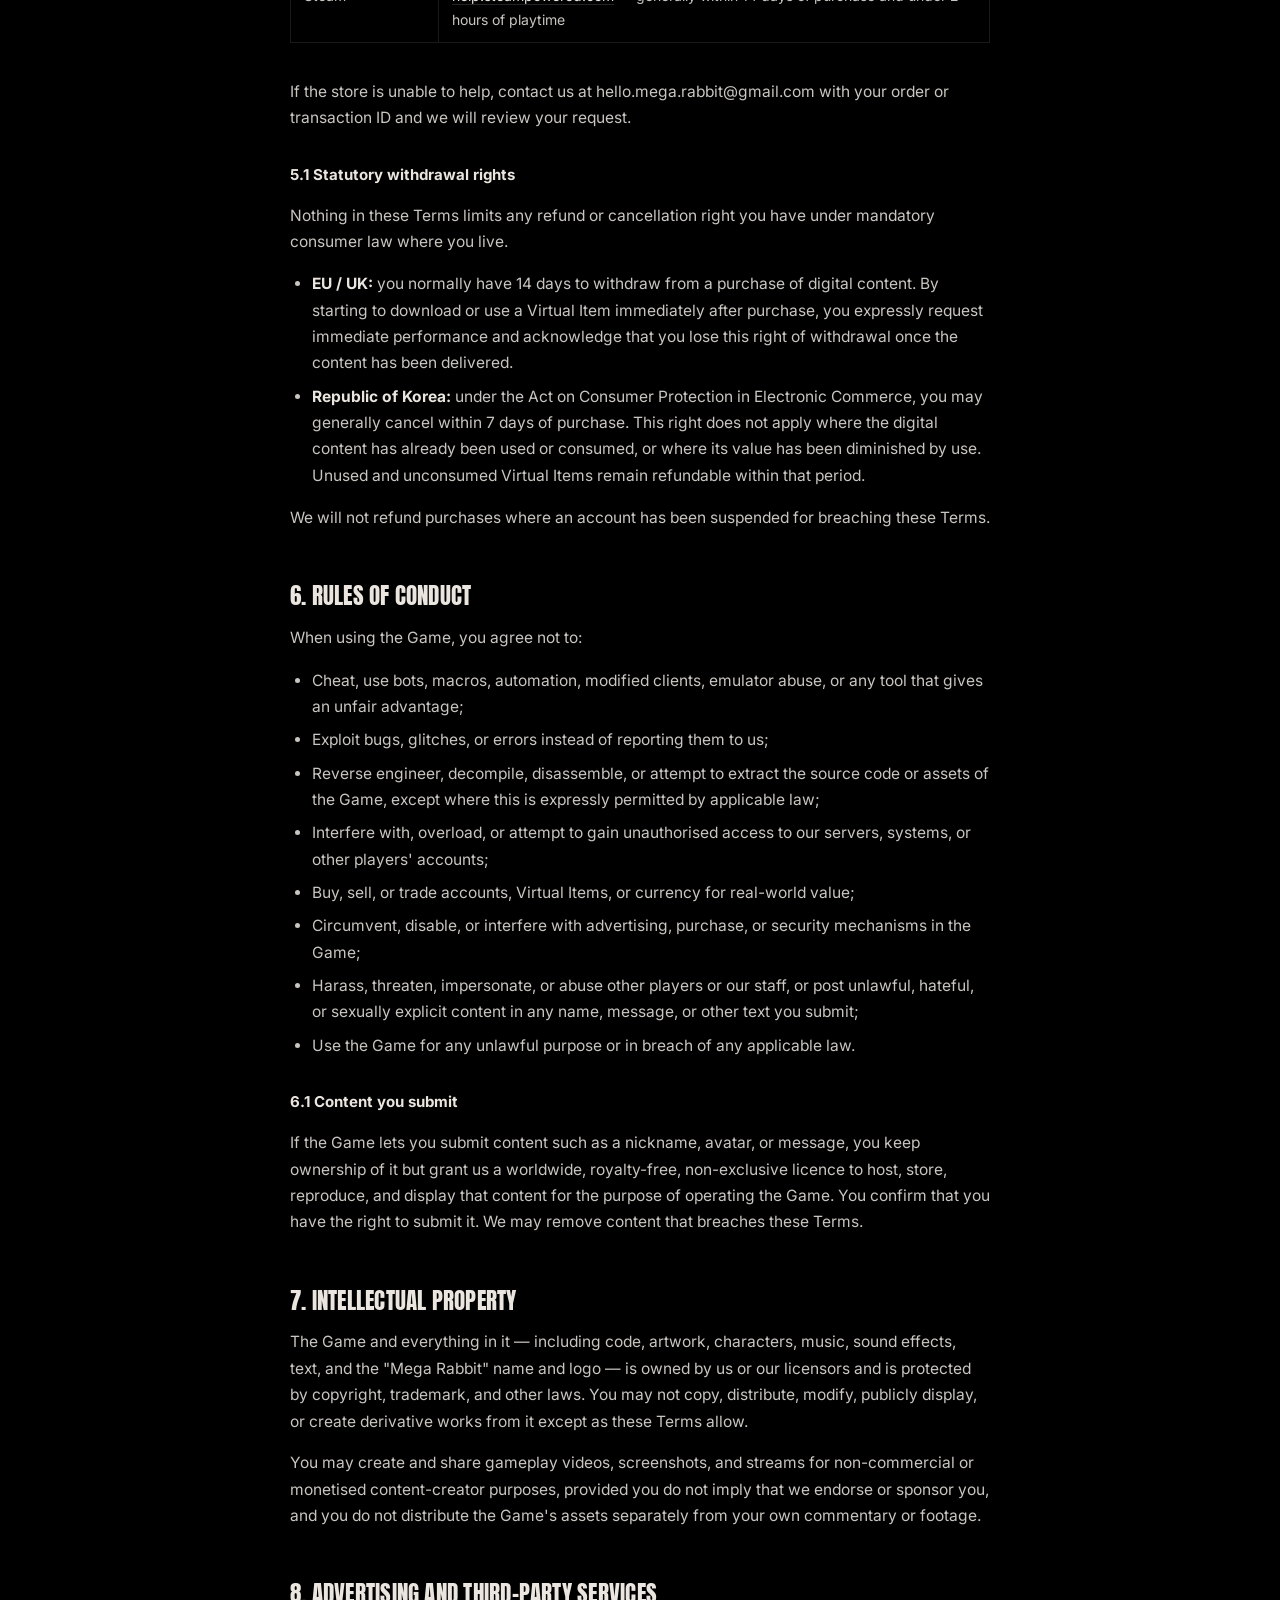
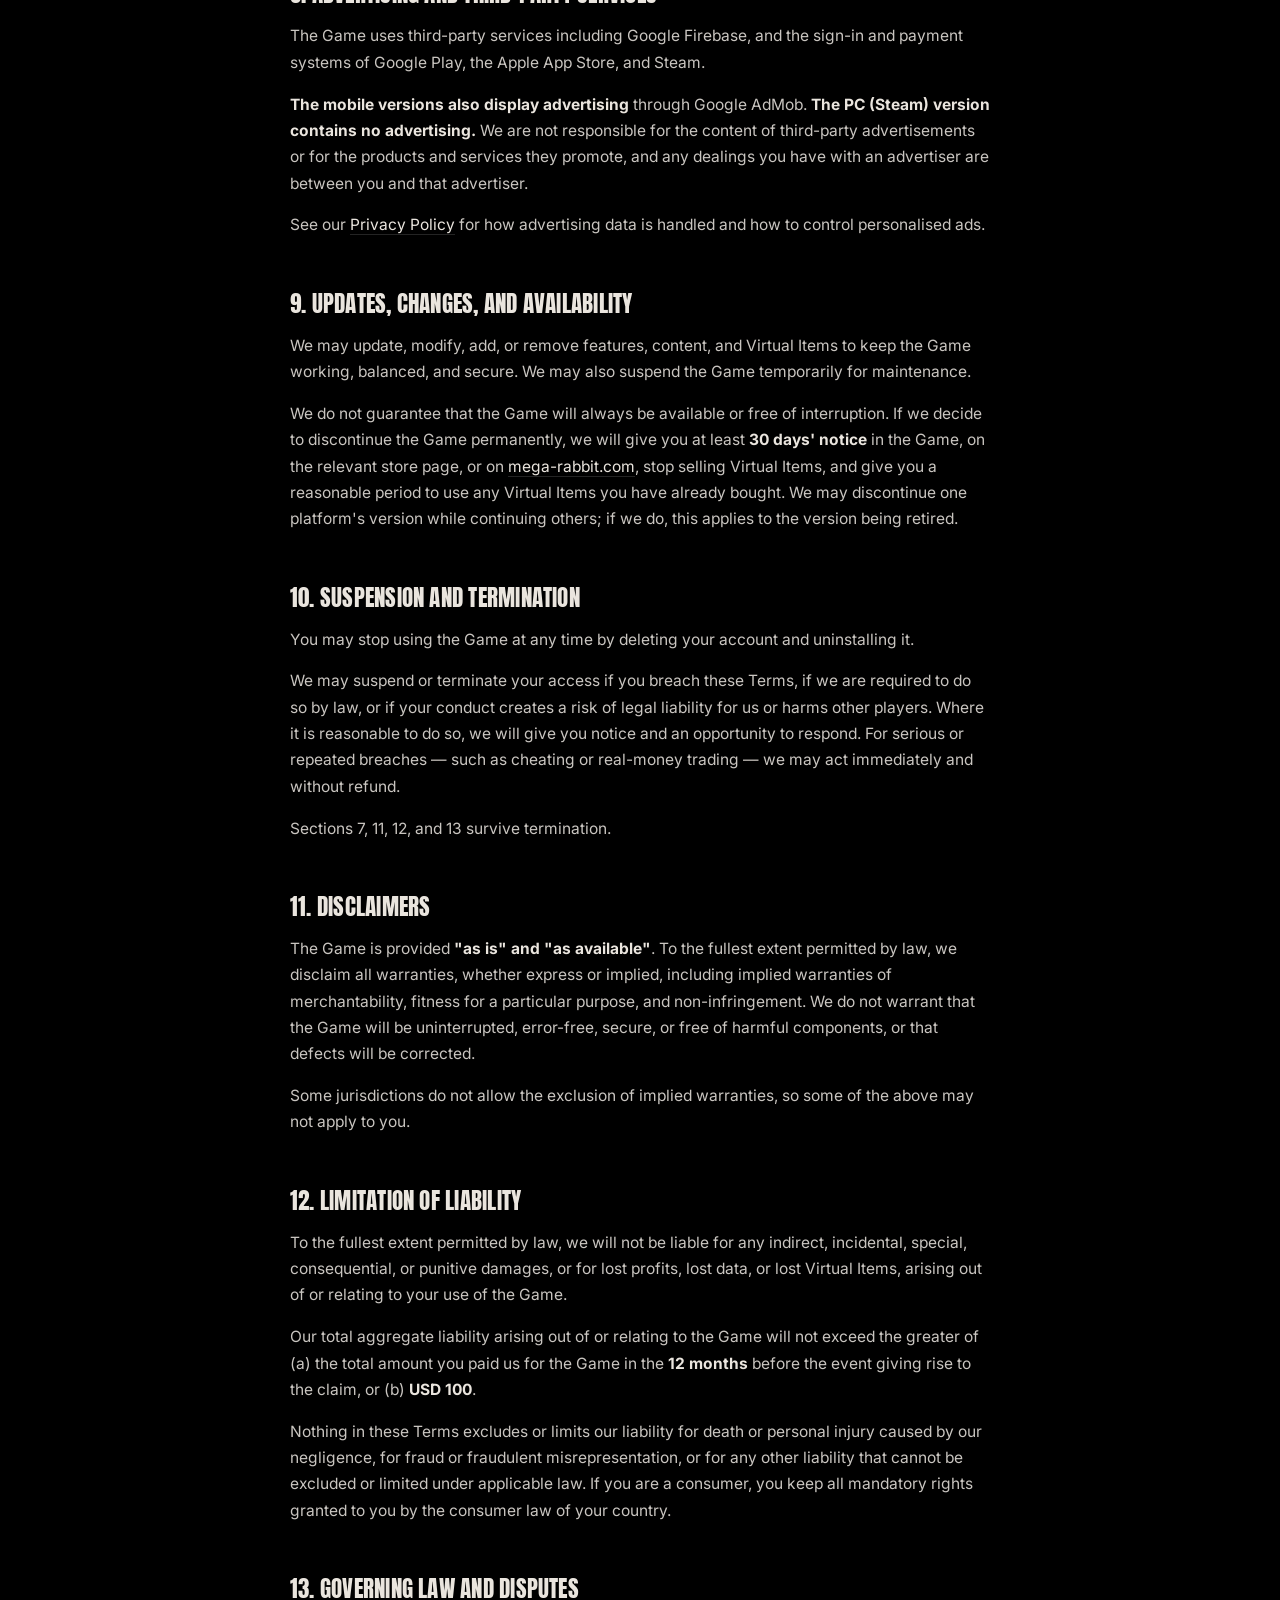
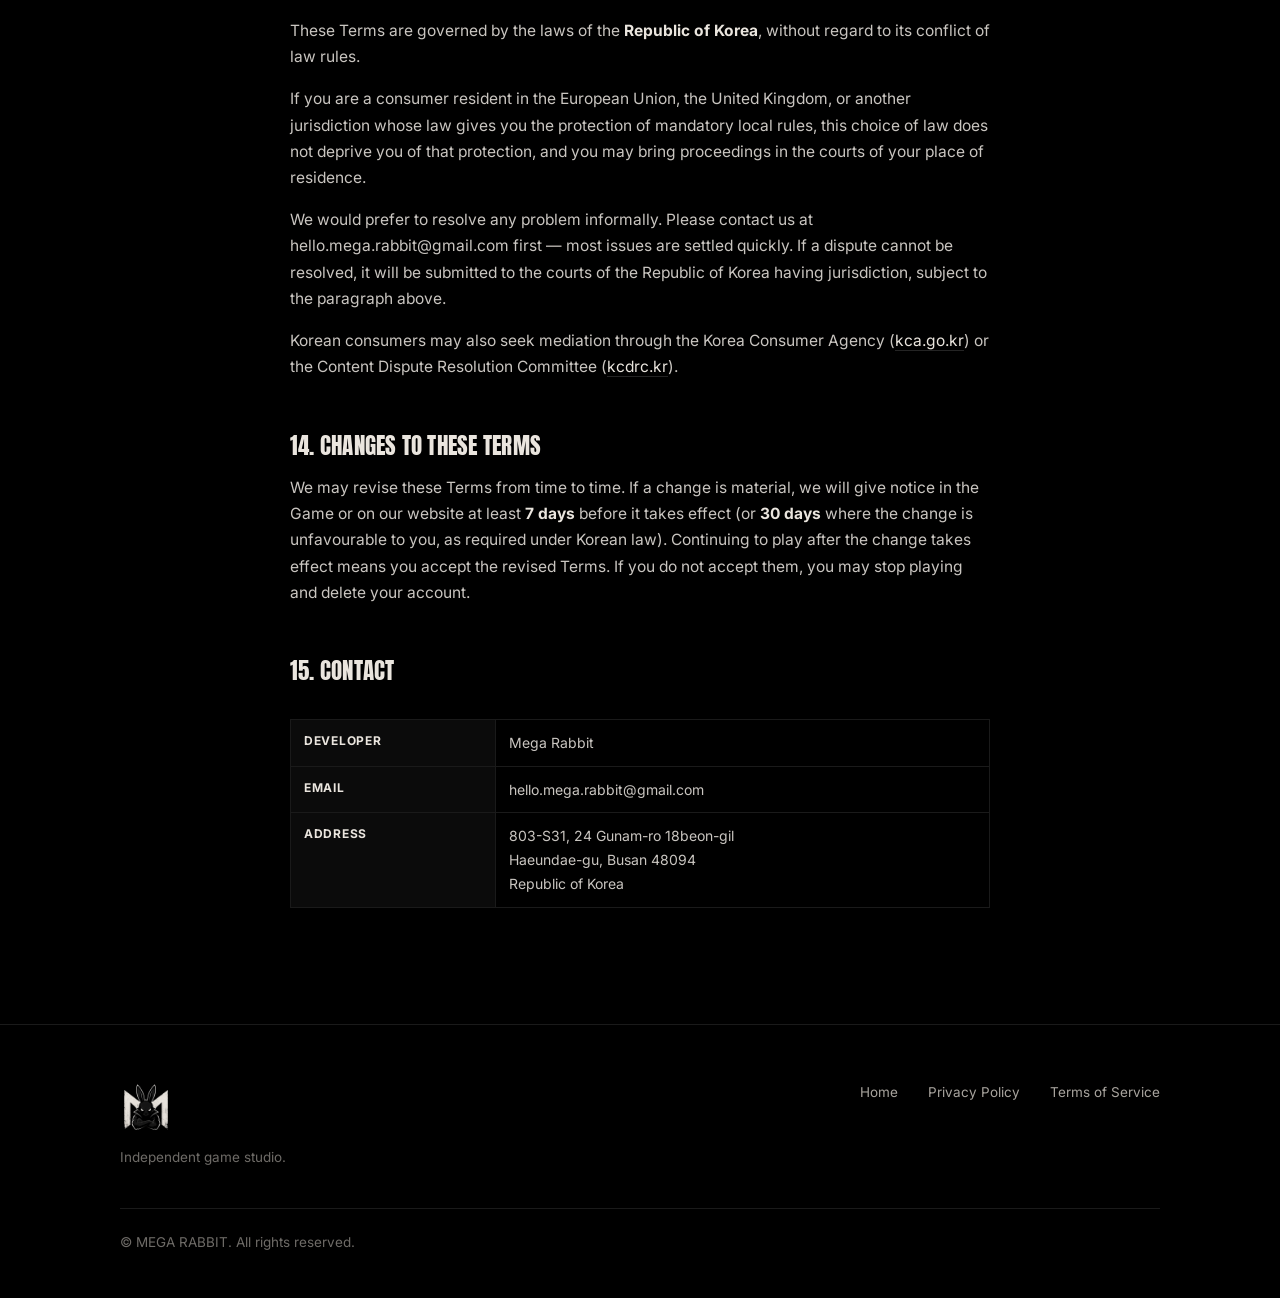
<file: terms.html>
<!DOCTYPE html>
<html lang="en">
<head>
<meta charset="utf-8">
<meta name="viewport" content="width=device-width, initial-scale=1">
<title>Terms of Service — MEGA RABBIT</title>
<meta name="description" content="Terms of Service for MEGA RABBIT games.">
<meta name="theme-color" content="#000000">
<link rel="canonical" href="https://mega-rabbit.com/terms.html">
<meta property="og:title" content="Terms of Service — MEGA RABBIT">
<meta property="og:url" content="https://mega-rabbit.com/terms.html">
<meta property="og:image" content="https://mega-rabbit.com/assets/img/og.png">
<link rel="icon" href="/favicon.ico" sizes="any">
<link rel="icon" type="image/png" sizes="32x32" href="/assets/img/icon-32.png">
<link rel="apple-touch-icon" href="/assets/img/icon-180.png">
<link rel="stylesheet" href="/assets/css/site.css">
</head>
<body>

<header class="site-header">
  <div class="shell">
    <a class="brand" href="/">
      <img src="/assets/img/mark.png" alt="" width="34" height="34">
      <span>Mega Rabbit</span>
    </a>
    <nav class="nav" aria-label="Main">
      <a href="/#games">Games</a>
      <a href="/privacy.html">Privacy</a>
      <a href="/terms.html" aria-current="page">Terms</a>
    </nav>
  </div>
</header>

<main class="legal">
<div class="shell">

<div class="legal-head">
  <h1>Terms of Service</h1>
  <p class="meta"><strong>Mega Rabbit</strong> — games for Android, iOS and PC<br>
  Effective date: <strong>August 8, 2026</strong> · Last updated: <strong>August 8, 2026</strong></p>
</div>

<p>These Terms of Service ("Terms") are an agreement between you and Mega Rabbit ("we", "us", "our") governing your use of the mobile game <strong>Mega Rabbit</strong> (the "Game") and the website <a href="https://mega-rabbit.com">mega-rabbit.com</a>.</p>

<p><strong>By downloading, installing, or playing the Game, you agree to these Terms.</strong> If you do not agree, do not use the Game.</p>

<div class="summary">
  <h2>The short version</h2>
  <ul>
    <li><strong>Who can play:</strong> you need to be 14 or older. If you're under the legal age of adulthood where you live, a parent or guardian has to agree on your behalf.</li>
    <li><strong>What you're getting:</strong> permission to play the Game — not ownership of it. The same goes for anything you buy inside it.</li>
    <li><strong>Purchases:</strong> in-game items have no cash value and can't be traded outside the Game. Refunds go through the store you bought from — Google Play, the App Store or Steam — and if that doesn't work, email us.</li>
    <li><strong>Playing fair:</strong> no cheating, bots, or modified clients. No selling accounts or items for real money. No pulling the Game apart to copy it.</li>
    <li><strong>If we shut it down:</strong> we'll give you at least 30 days' notice and time to use anything you've already bought.</li>
  </ul>
  <p class="caveat">This box is a plain-language summary to help you get your bearings. It isn't a substitute for the full agreement — the numbered sections below are what actually applies.</p>
</div>

<nav class="toc">
  <h2>Contents</h2>
  <ol>
    <li><a href="#eligibility">Eligibility</a></li>
    <li><a href="#license">Licence to play</a></li>
    <li><a href="#account">Your account</a></li>
    <li><a href="#purchases">Virtual items and in-app purchases</a></li>
    <li><a href="#refunds">Refunds and cancellation</a></li>
    <li><a href="#conduct">Rules of conduct</a></li>
    <li><a href="#ip">Intellectual property</a></li>
    <li><a href="#thirdparty">Advertising and third-party services</a></li>
    <li><a href="#availability">Updates, changes, and availability</a></li>
    <li><a href="#termination">Suspension and termination</a></li>
    <li><a href="#disclaimer">Disclaimers</a></li>
    <li><a href="#liability">Limitation of liability</a></li>
    <li><a href="#law">Governing law and disputes</a></li>
    <li><a href="#changes">Changes to these Terms</a></li>
    <li><a href="#contact">Contact</a></li>
  </ol>
</nav>

<h2 id="eligibility">1. Eligibility</h2>
<p>You must be at least <strong>14 years old</strong> to play the Game. If you are under the age of legal majority where you live, you may only use the Game with the consent of a parent or legal guardian, who agrees to these Terms on your behalf and is responsible for your activity, including any purchases.</p>
<p>You must also be legally able to enter into a binding contract and not barred from using the Game under the laws of your country.</p>

<h2 id="license">2. Licence to play</h2>
<p>We grant you a limited, personal, non-exclusive, non-transferable, non-sublicensable, revocable licence to install and play the Game on devices you own or control, on any platform where we have made it available, for your own personal, non-commercial entertainment.</p>
<p>This is a licence, not a sale. We retain all rights that are not expressly granted to you.</p>

<h2 id="account">3. Your account</h2>
<p>Some features require you to sign in with a platform account — Google Play Games on Android, Game Center on iOS, or Steam on PC. Those accounts belong to Google, Apple, and Valve respectively, and their own terms apply to them. You are responsible for keeping your credentials secure and for all activity under your account. Please tell us promptly at hello.mega.rabbit@gmail.com if you believe your account has been compromised.</p>
<p>Progress, purchases, and items are tied to the platform where you obtained them. <strong>Unless we state otherwise for a specific title, they do not transfer between platforms</strong> — buying an item on Steam does not grant it on Android.</p>
<p>You may not sell, rent, transfer, or share your account, and you may not use another player's account.</p>
<p>You can delete your account at any time through <em>Settings → Account → Delete account</em>, or by contacting us. See our <a href="/privacy.html#deletion">Privacy Policy</a> for what happens to your data.</p>

<h2 id="purchases">4. Virtual items and in-app purchases</h2>
<p>The Game may offer virtual currency, items, upgrades, and other digital content ("Virtual Items") for purchase.</p>
<ul>
  <li>All purchases are processed by the store you bought from — <strong>Google Play</strong>, the <strong>Apple App Store</strong>, or <strong>Steam</strong> — and are also subject to that store's own terms.</li>
  <li>Virtual Items are licensed to you for use inside the Game. <strong>You do not own them.</strong></li>
  <li>Virtual Items have <strong>no monetary value</strong>, cannot be redeemed for real money or goods, and cannot be transferred outside the Game.</li>
  <li>Virtual Items may expire, change in price, be modified, or be discontinued at our discretion. Where a change materially disadvantages you, we will give reasonable notice.</li>
  <li>Your licence to Virtual Items ends when your account is closed or when the Game is discontinued.</li>
</ul>
<div class="note"><p>Buying, selling, or trading accounts, Virtual Items, or in-game currency outside the Game ("real-money trading") is prohibited and may result in permanent suspension without refund.</p></div>

<h2 id="refunds">5. Refunds and cancellation</h2>
<p>Because payment is handled by the store, refund requests should first be made there. Each store sets its own window and rules:</p>
<div class="table-scroll"><table>
  <tr><th>Where you bought it</th><th>Where to request a refund</th></tr>
  <tr><td>Google Play</td><td><a href="https://support.google.com/googleplay/answer/2479637" target="_blank" rel="noopener">support.google.com/googleplay/answer/2479637</a></td></tr>
  <tr><td>Apple App Store</td><td><a href="https://reportaproblem.apple.com" target="_blank" rel="noopener">reportaproblem.apple.com</a></td></tr>
  <tr><td>Steam</td><td><a href="https://help.steampowered.com" target="_blank" rel="noopener">help.steampowered.com</a> — generally within 14 days of purchase and under 2 hours of playtime</td></tr>
</table></div>
<p>If the store is unable to help, contact us at hello.mega.rabbit@gmail.com with your order or transaction ID and we will review your request.</p>

<h3>5.1 Statutory withdrawal rights</h3>
<p>Nothing in these Terms limits any refund or cancellation right you have under mandatory consumer law where you live.</p>
<ul>
  <li><strong>EU / UK:</strong> you normally have 14 days to withdraw from a purchase of digital content. By starting to download or use a Virtual Item immediately after purchase, you expressly request immediate performance and acknowledge that you lose this right of withdrawal once the content has been delivered.</li>
  <li><strong>Republic of Korea:</strong> under the Act on Consumer Protection in Electronic Commerce, you may generally cancel within 7 days of purchase. This right does not apply where the digital content has already been used or consumed, or where its value has been diminished by use. Unused and unconsumed Virtual Items remain refundable within that period.</li>
</ul>
<p>We will not refund purchases where an account has been suspended for breaching these Terms.</p>

<h2 id="conduct">6. Rules of conduct</h2>
<p>When using the Game, you agree not to:</p>
<ul>
  <li>Cheat, use bots, macros, automation, modified clients, emulator abuse, or any tool that gives an unfair advantage;</li>
  <li>Exploit bugs, glitches, or errors instead of reporting them to us;</li>
  <li>Reverse engineer, decompile, disassemble, or attempt to extract the source code or assets of the Game, except where this is expressly permitted by applicable law;</li>
  <li>Interfere with, overload, or attempt to gain unauthorised access to our servers, systems, or other players' accounts;</li>
  <li>Buy, sell, or trade accounts, Virtual Items, or currency for real-world value;</li>
  <li>Circumvent, disable, or interfere with advertising, purchase, or security mechanisms in the Game;</li>
  <li>Harass, threaten, impersonate, or abuse other players or our staff, or post unlawful, hateful, or sexually explicit content in any name, message, or other text you submit;</li>
  <li>Use the Game for any unlawful purpose or in breach of any applicable law.</li>
</ul>

<h3>6.1 Content you submit</h3>
<p>If the Game lets you submit content such as a nickname, avatar, or message, you keep ownership of it but grant us a worldwide, royalty-free, non-exclusive licence to host, store, reproduce, and display that content for the purpose of operating the Game. You confirm that you have the right to submit it. We may remove content that breaches these Terms.</p>

<h2 id="ip">7. Intellectual property</h2>
<p>The Game and everything in it — including code, artwork, characters, music, sound effects, text, and the "Mega Rabbit" name and logo — is owned by us or our licensors and is protected by copyright, trademark, and other laws. You may not copy, distribute, modify, publicly display, or create derivative works from it except as these Terms allow.</p>
<p>You may create and share gameplay videos, screenshots, and streams for non-commercial or monetised content-creator purposes, provided you do not imply that we endorse or sponsor you, and you do not distribute the Game's assets separately from your own commentary or footage.</p>

<h2 id="thirdparty">8. Advertising and third-party services</h2>
<p>The Game uses third-party services including Google Firebase, and the sign-in and payment systems of Google Play, the Apple App Store, and Steam.</p>
<p><strong>The mobile versions also display advertising</strong> through Google AdMob. <strong>The PC (Steam) version contains no advertising.</strong> We are not responsible for the content of third-party advertisements or for the products and services they promote, and any dealings you have with an advertiser are between you and that advertiser.</p>
<p>See our <a href="/privacy.html#ads">Privacy Policy</a> for how advertising data is handled and how to control personalised ads.</p>

<h2 id="availability">9. Updates, changes, and availability</h2>
<p>We may update, modify, add, or remove features, content, and Virtual Items to keep the Game working, balanced, and secure. We may also suspend the Game temporarily for maintenance.</p>
<p>We do not guarantee that the Game will always be available or free of interruption. If we decide to discontinue the Game permanently, we will give you at least <strong>30 days' notice</strong> in the Game, on the relevant store page, or on <a href="https://mega-rabbit.com">mega-rabbit.com</a>, stop selling Virtual Items, and give you a reasonable period to use any Virtual Items you have already bought. We may discontinue one platform's version while continuing others; if we do, this applies to the version being retired.</p>

<h2 id="termination">10. Suspension and termination</h2>
<p>You may stop using the Game at any time by deleting your account and uninstalling it.</p>
<p>We may suspend or terminate your access if you breach these Terms, if we are required to do so by law, or if your conduct creates a risk of legal liability for us or harms other players. Where it is reasonable to do so, we will give you notice and an opportunity to respond. For serious or repeated breaches — such as cheating or real-money trading — we may act immediately and without refund.</p>
<p>Sections 7, 11, 12, and 13 survive termination.</p>

<h2 id="disclaimer">11. Disclaimers</h2>
<p>The Game is provided <strong>"as is" and "as available"</strong>. To the fullest extent permitted by law, we disclaim all warranties, whether express or implied, including implied warranties of merchantability, fitness for a particular purpose, and non-infringement. We do not warrant that the Game will be uninterrupted, error-free, secure, or free of harmful components, or that defects will be corrected.</p>
<p>Some jurisdictions do not allow the exclusion of implied warranties, so some of the above may not apply to you.</p>

<h2 id="liability">12. Limitation of liability</h2>
<p>To the fullest extent permitted by law, we will not be liable for any indirect, incidental, special, consequential, or punitive damages, or for lost profits, lost data, or lost Virtual Items, arising out of or relating to your use of the Game.</p>
<p>Our total aggregate liability arising out of or relating to the Game will not exceed the greater of (a) the total amount you paid us for the Game in the <strong>12 months</strong> before the event giving rise to the claim, or (b) <strong>USD 100</strong>.</p>
<p>Nothing in these Terms excludes or limits our liability for death or personal injury caused by our negligence, for fraud or fraudulent misrepresentation, or for any other liability that cannot be excluded or limited under applicable law. If you are a consumer, you keep all mandatory rights granted to you by the consumer law of your country.</p>

<h2 id="law">13. Governing law and disputes</h2>
<p>These Terms are governed by the laws of the <strong>Republic of Korea</strong>, without regard to its conflict of law rules.</p>
<p>If you are a consumer resident in the European Union, the United Kingdom, or another jurisdiction whose law gives you the protection of mandatory local rules, this choice of law does not deprive you of that protection, and you may bring proceedings in the courts of your place of residence.</p>
<p>We would prefer to resolve any problem informally. Please contact us at hello.mega.rabbit@gmail.com first — most issues are settled quickly. If a dispute cannot be resolved, it will be submitted to the courts of the Republic of Korea having jurisdiction, subject to the paragraph above.</p>
<p>Korean consumers may also seek mediation through the Korea Consumer Agency (<a href="https://www.kca.go.kr" target="_blank" rel="noopener">kca.go.kr</a>) or the Content Dispute Resolution Committee (<a href="https://www.kcdrc.kr" target="_blank" rel="noopener">kcdrc.kr</a>).</p>

<h2 id="changes">14. Changes to these Terms</h2>
<p>We may revise these Terms from time to time. If a change is material, we will give notice in the Game or on our website at least <strong>7 days</strong> before it takes effect (or <strong>30 days</strong> where the change is unfavourable to you, as required under Korean law). Continuing to play after the change takes effect means you accept the revised Terms. If you do not accept them, you may stop playing and delete your account.</p>

<h2 id="contact">15. Contact</h2>
<div class="table-scroll"><table>
  <tr><th>Developer</th><td>Mega Rabbit</td></tr>
  <tr><th>Email</th><td>hello.mega.rabbit@gmail.com</td></tr>
  <tr><th>Address</th><td>803-S31, 24 Gunam-ro 18beon-gil<br>Haeundae-gu, Busan 48094<br>Republic of Korea</td></tr>
</table></div>

</div>
</main>

<footer class="site-footer">
  <div class="shell">
    <div class="footer-top">
      <div class="footer-brand">
        <img src="/assets/img/mark.png" alt="MEGA RABBIT" width="52" height="52">
        <p>Independent game studio.</p>
      </div>
      <nav class="footer-links" aria-label="Footer">
        <a href="/">Home</a>
        <a href="/privacy.html">Privacy Policy</a>
        <a href="/terms.html">Terms of Service</a>
      </nav>
    </div>
    <div class="footer-bottom">
      <p>© MEGA RABBIT. All rights reserved.</p>
    </div>
  </div>
</footer>

</body>
</html>
</file>
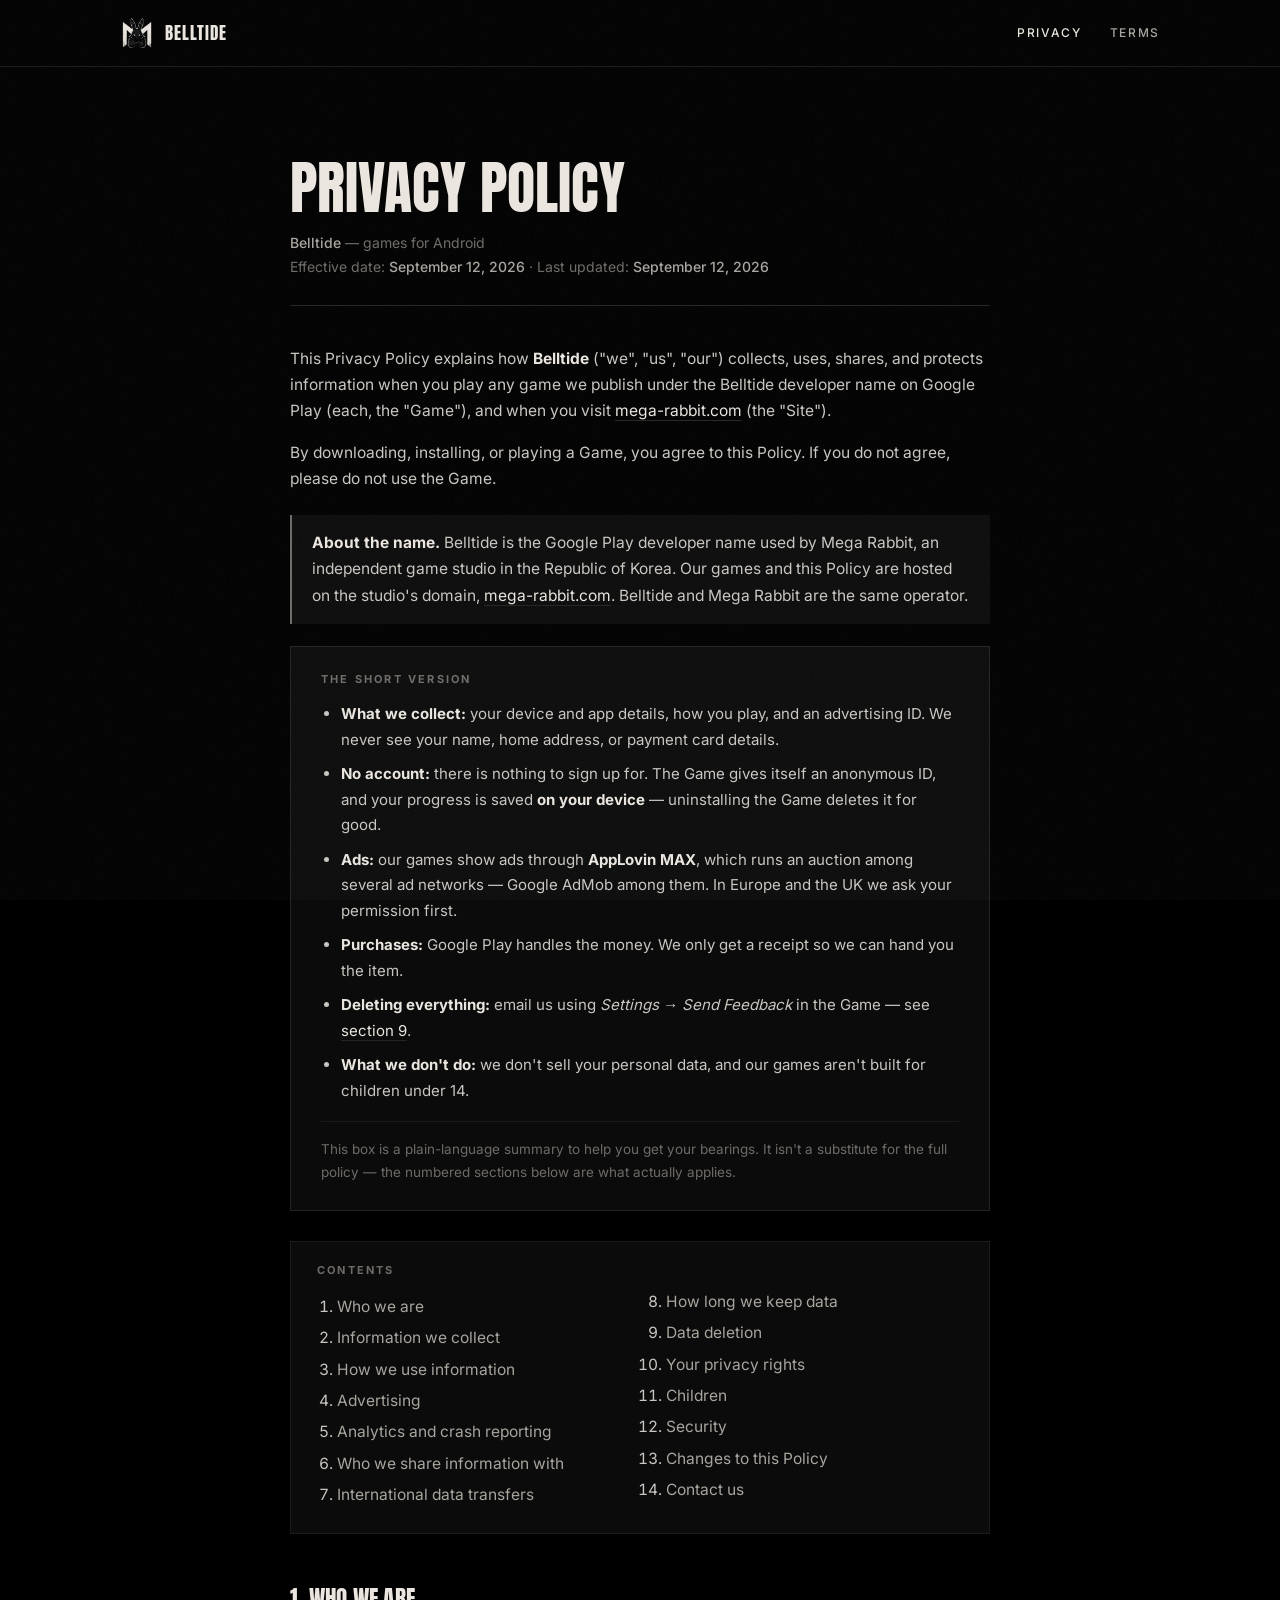
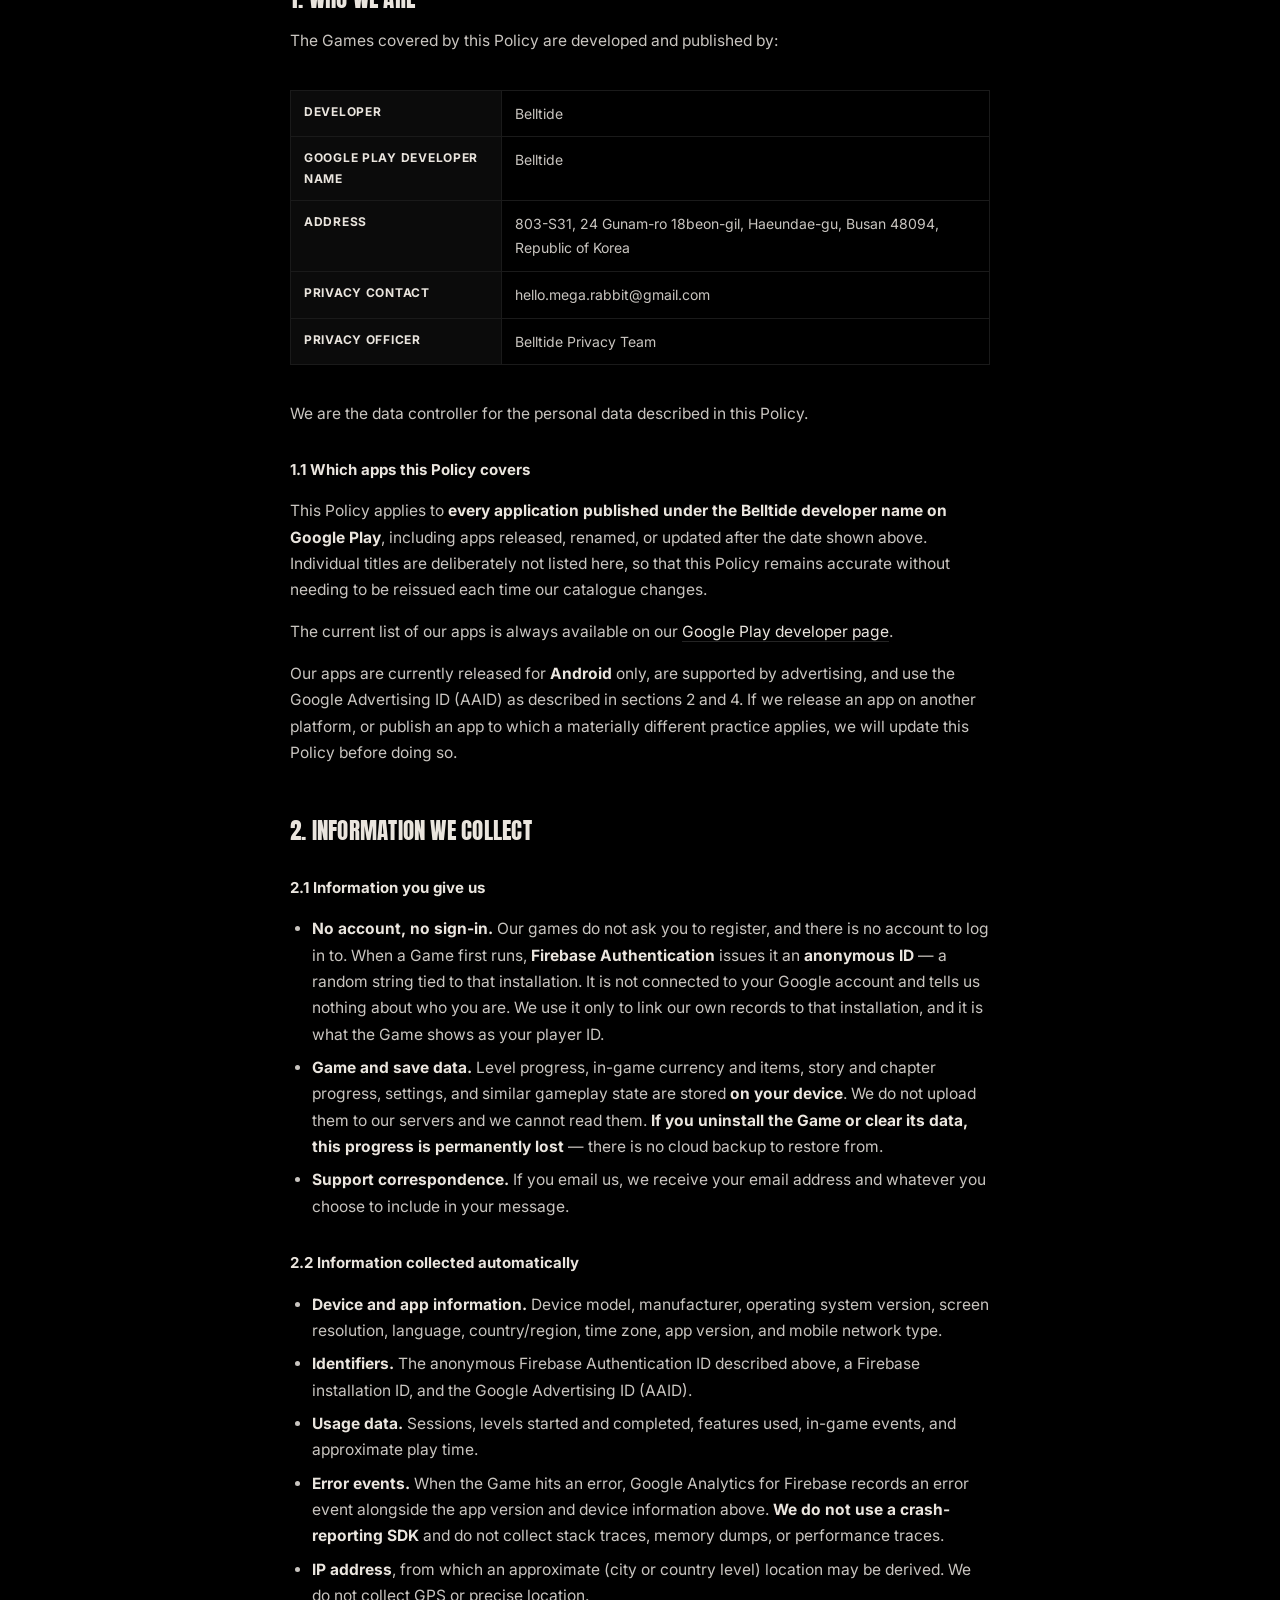
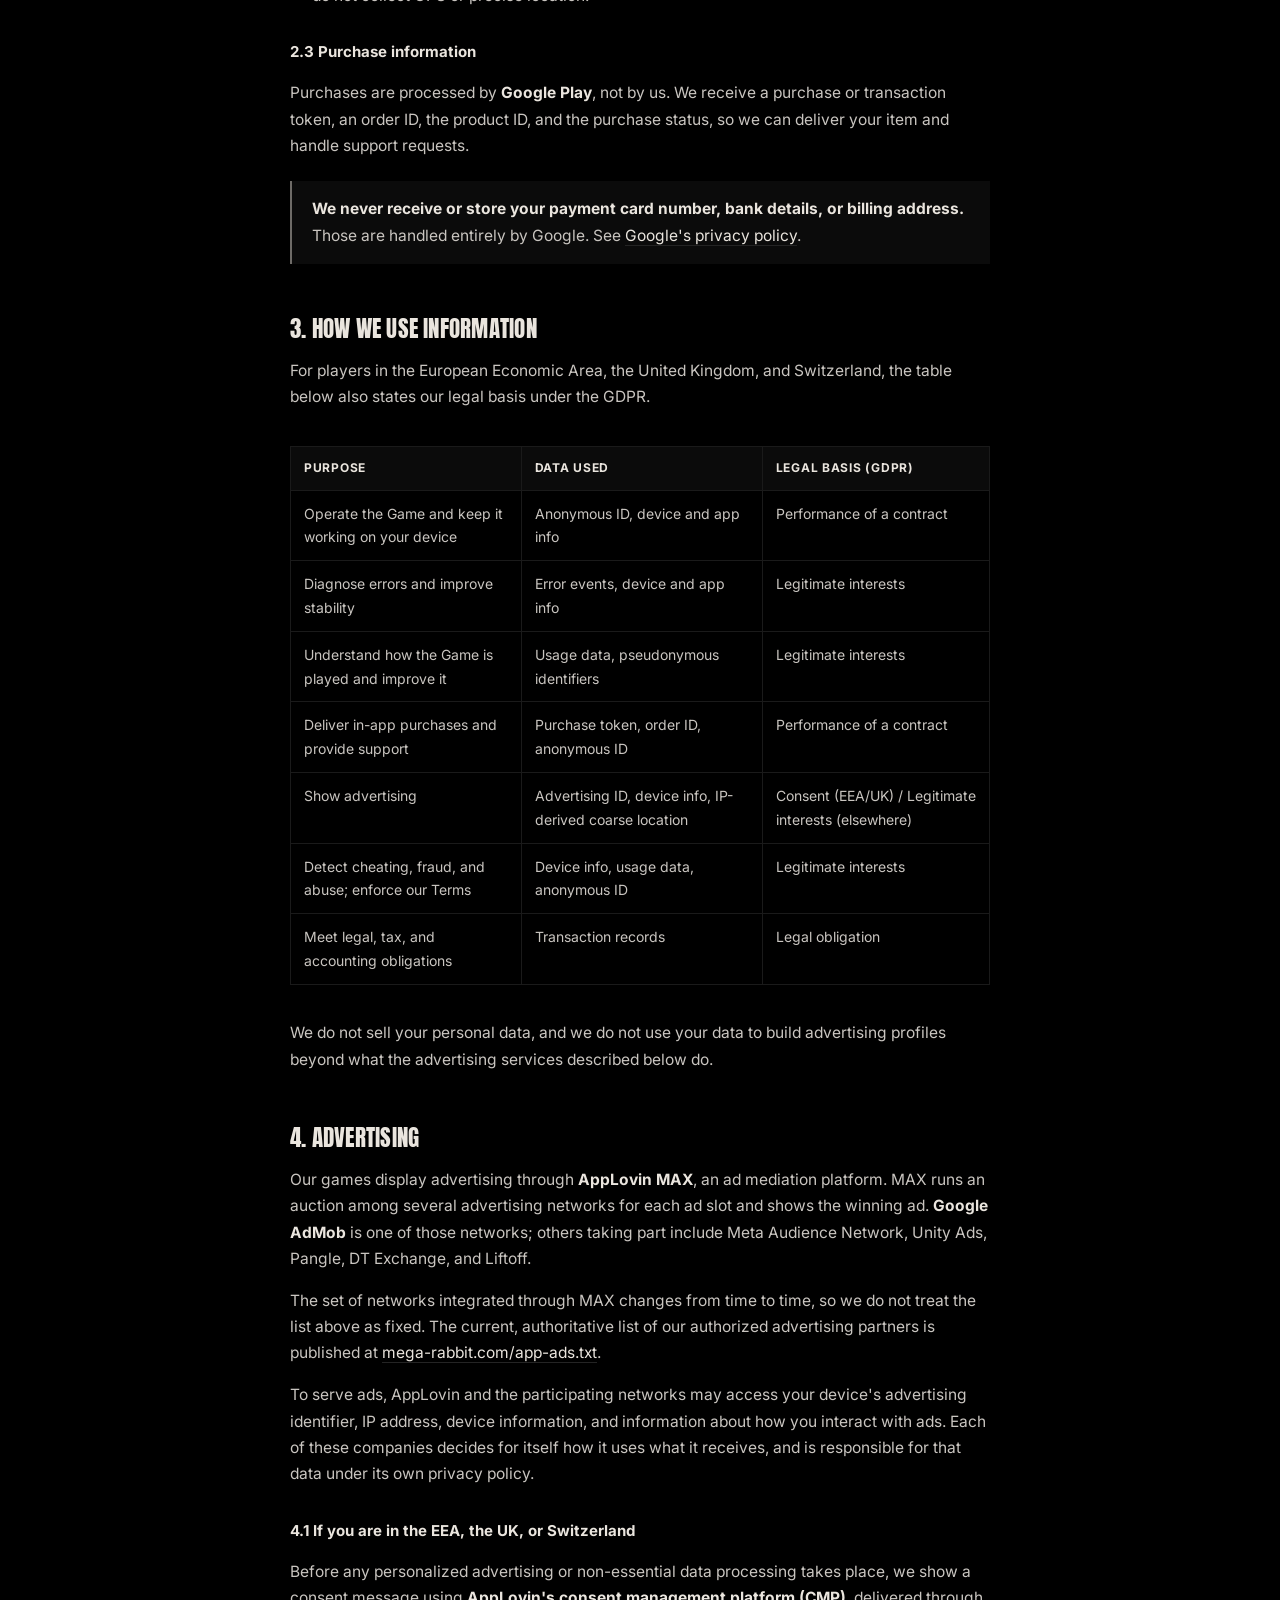
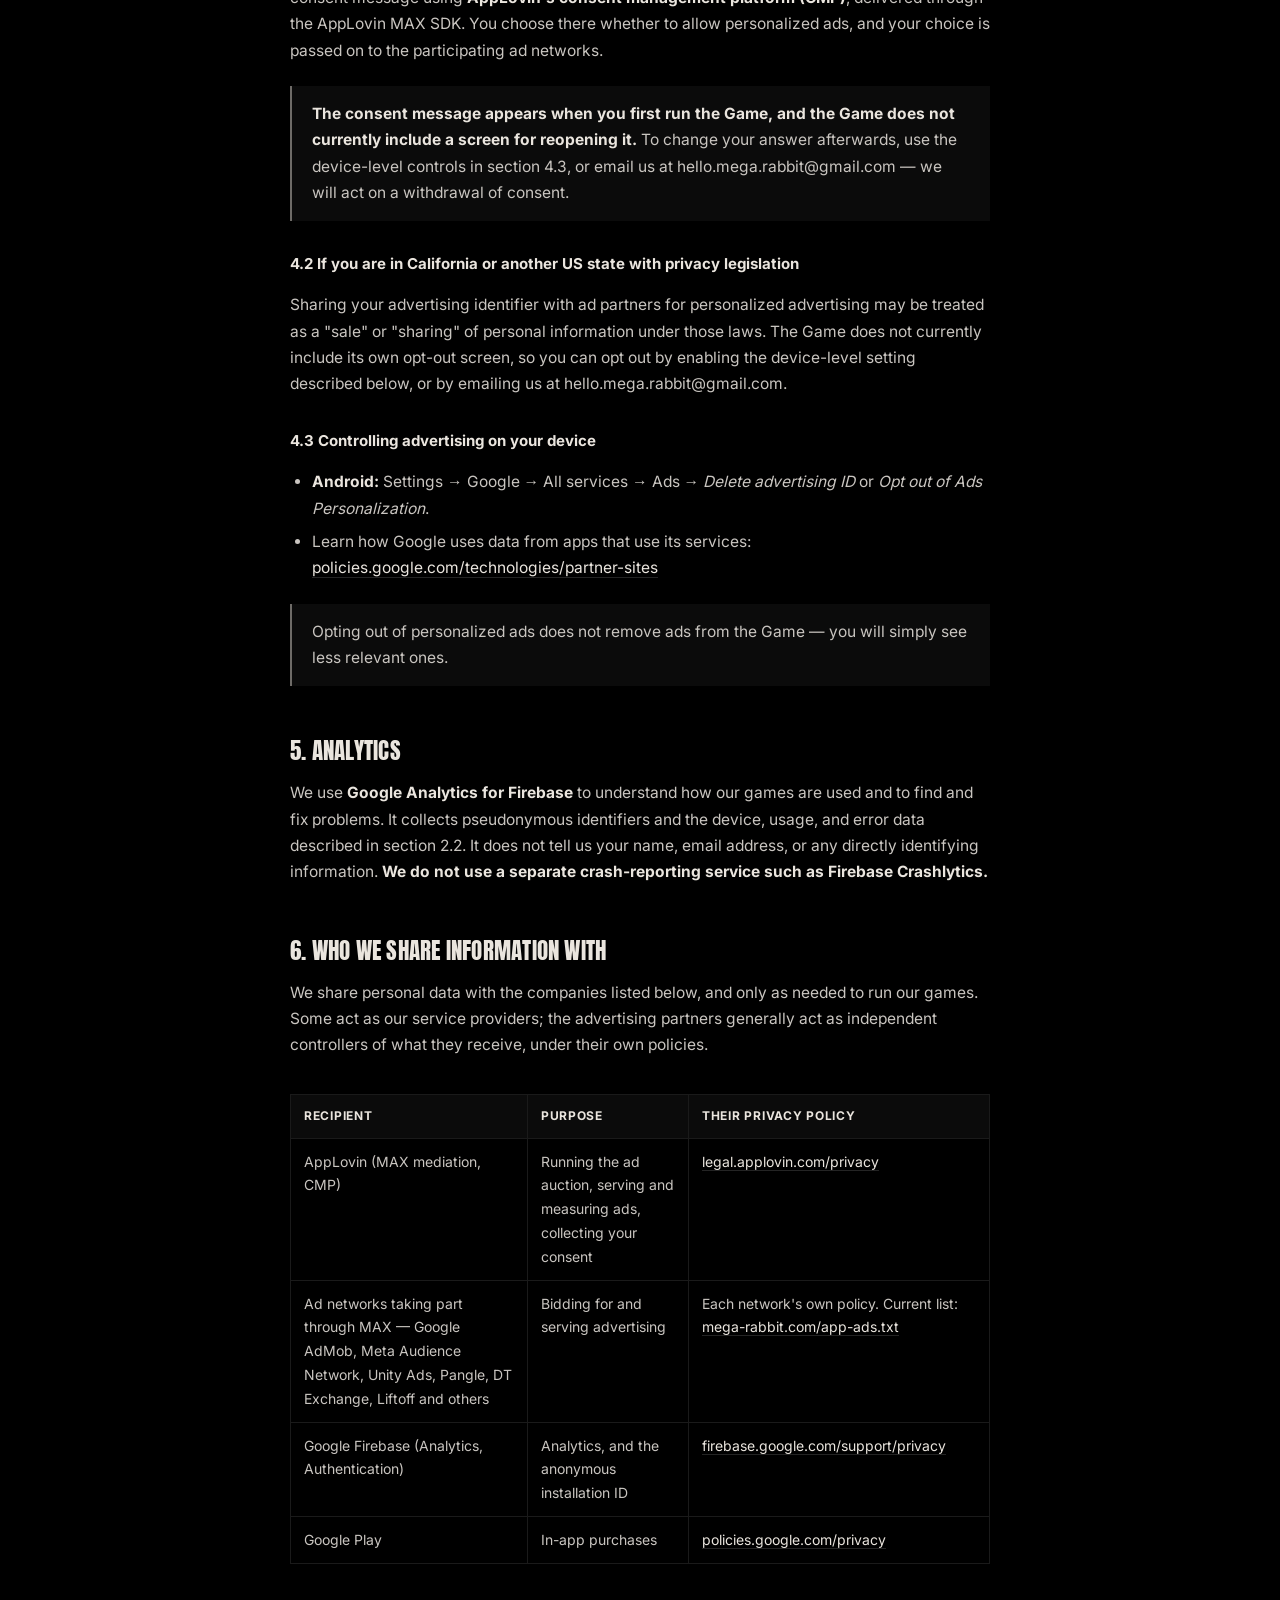
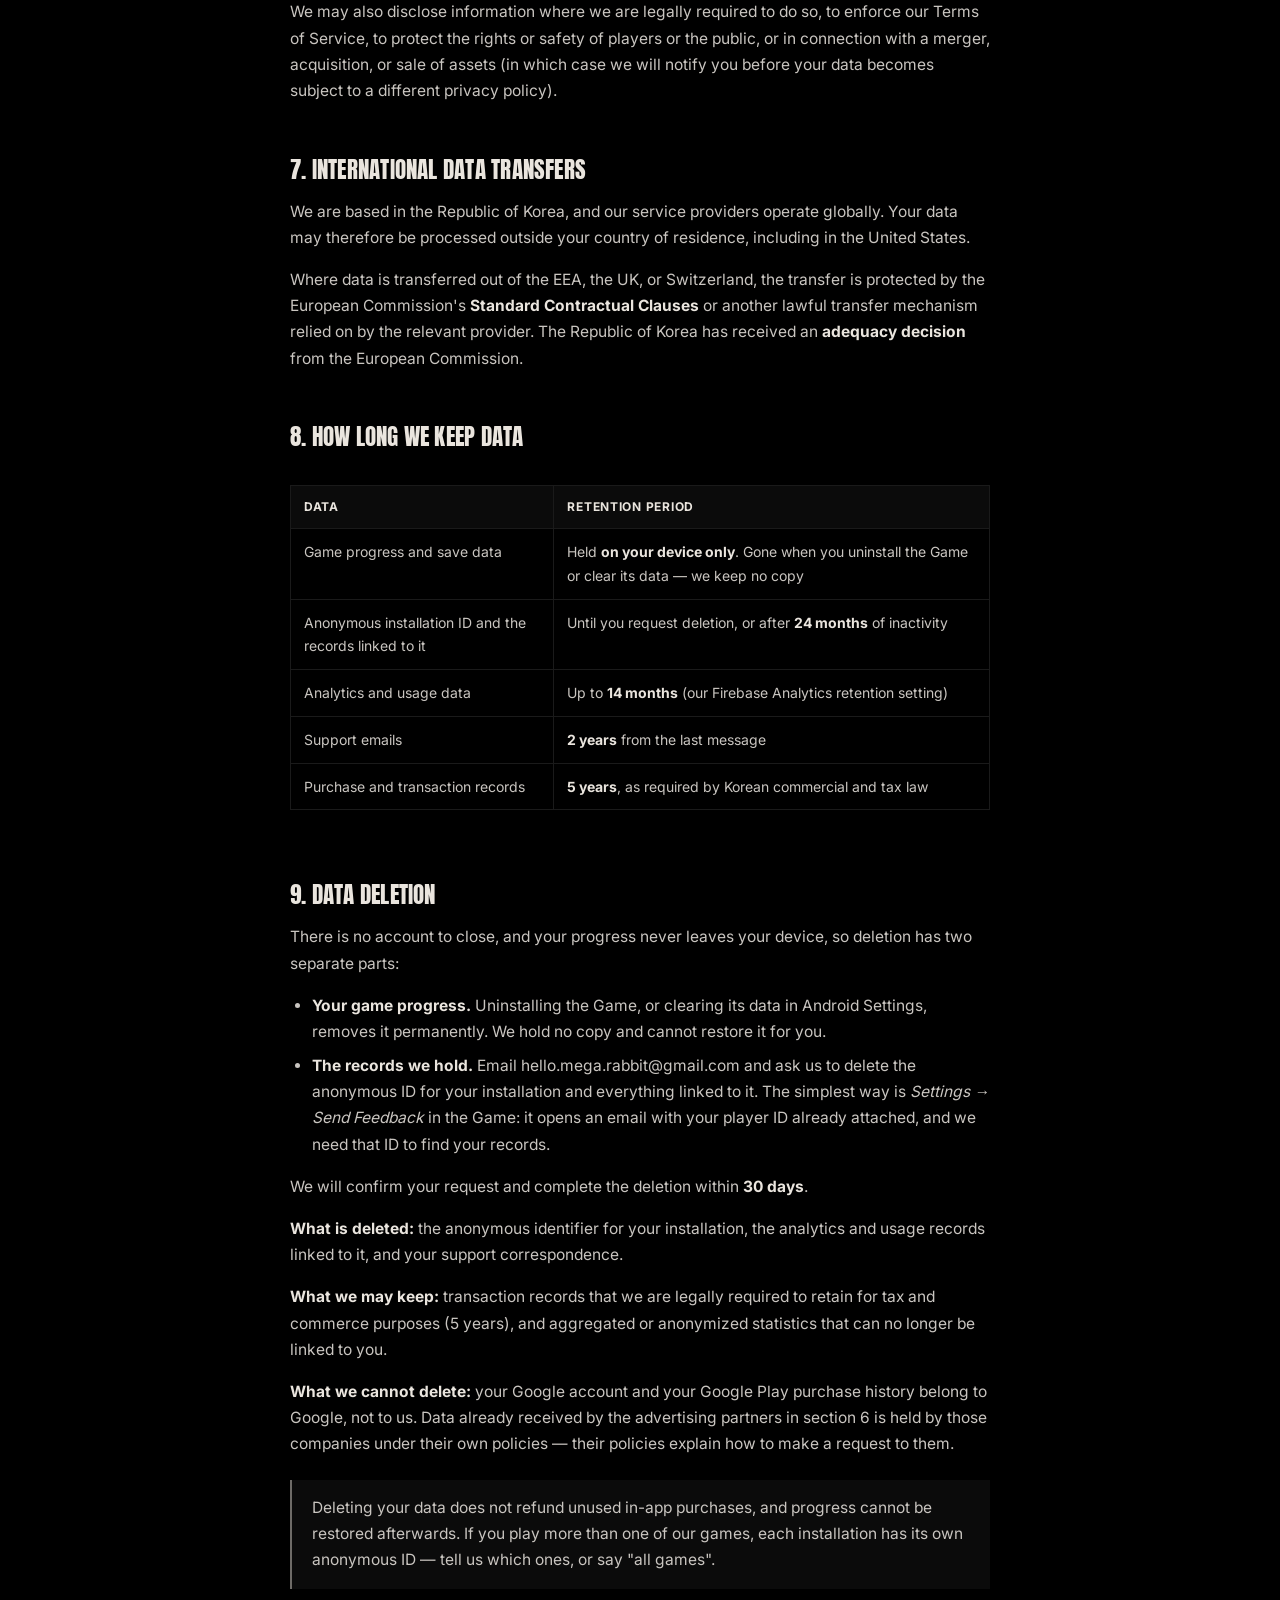
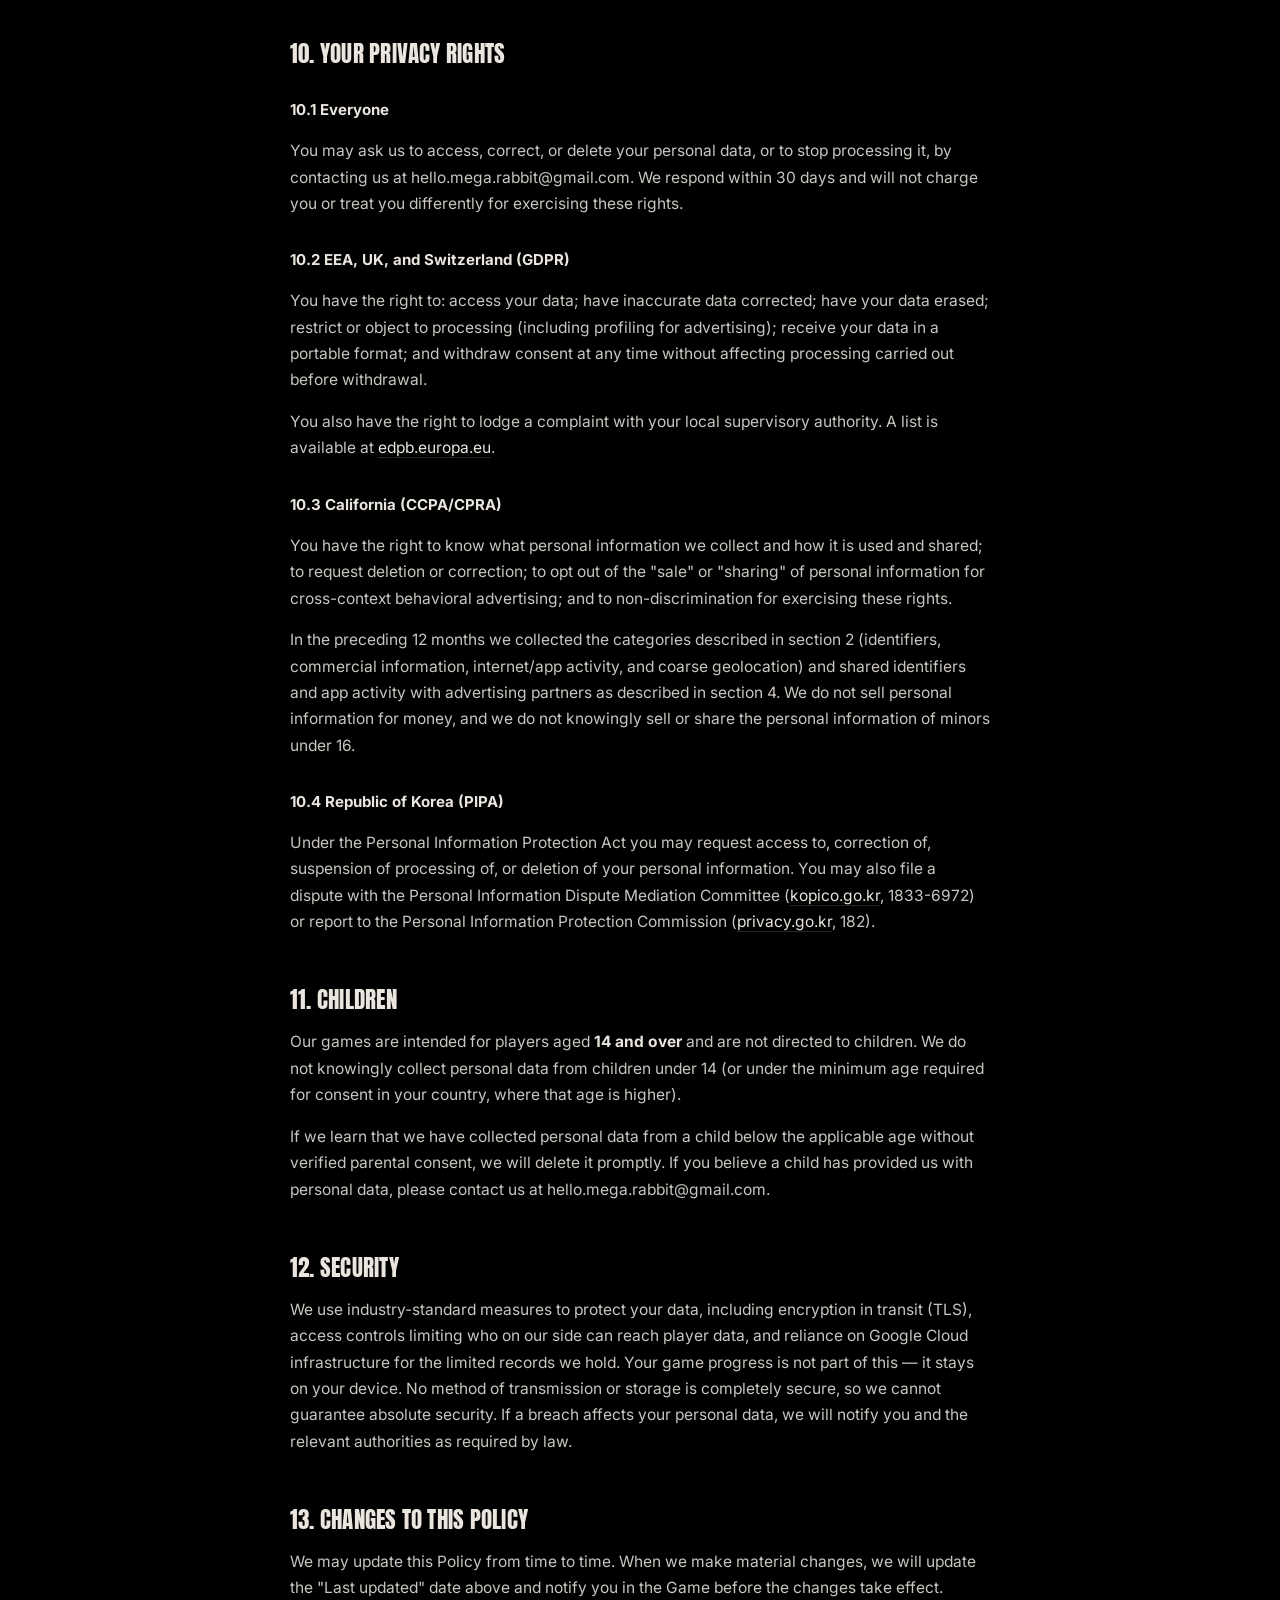
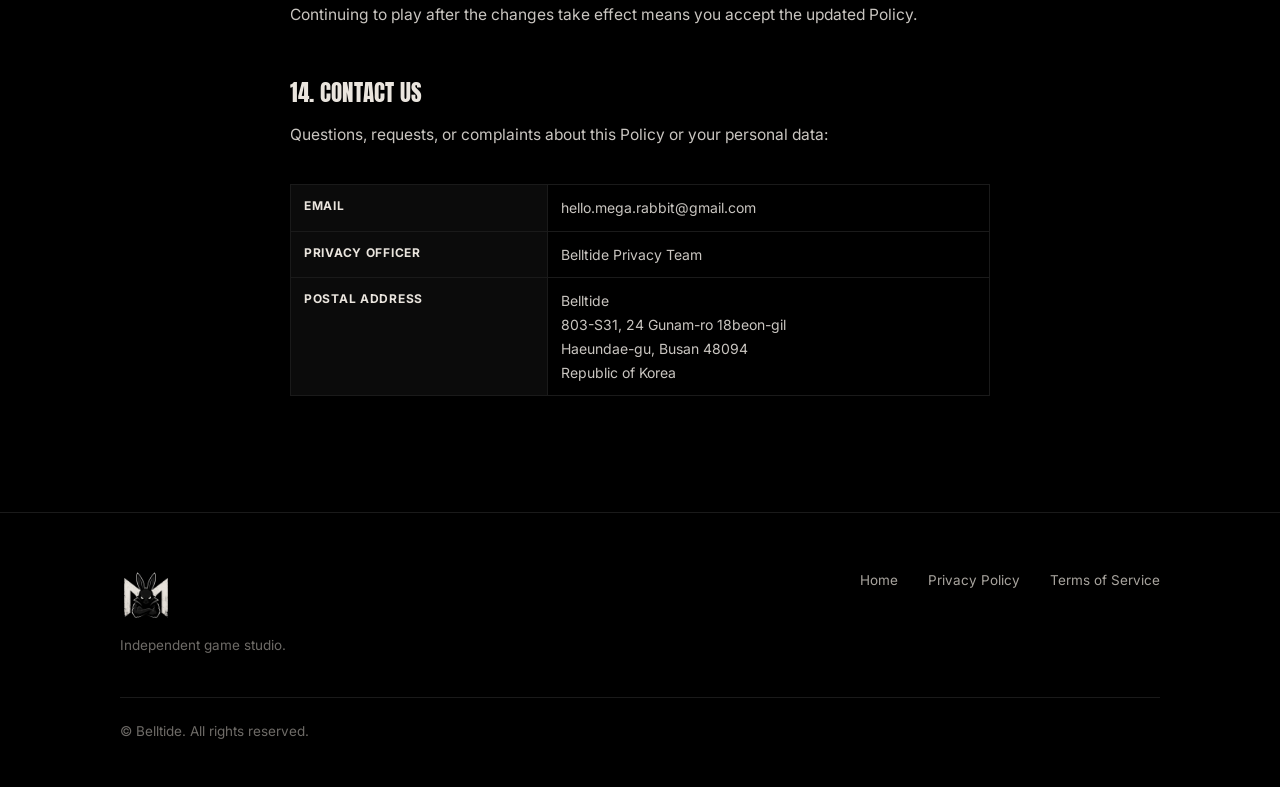
<file: belltide/privacy.html>
<!DOCTYPE html>
<html lang="en">
<head>
<meta charset="utf-8">
<meta name="viewport" content="width=device-width, initial-scale=1">
<title>Privacy Policy — Belltide</title>
<meta name="description" content="Privacy Policy for games published by Belltide on Google Play.">
<meta name="theme-color" content="#000000">
<link rel="canonical" href="https://mega-rabbit.com/belltide/privacy.html">
<meta property="og:title" content="Privacy Policy — Belltide">
<meta property="og:url" content="https://mega-rabbit.com/belltide/privacy.html">
<meta property="og:image" content="https://mega-rabbit.com/assets/img/og.png">
<link rel="icon" href="/favicon.ico" sizes="any">
<link rel="icon" type="image/png" sizes="32x32" href="/assets/img/icon-32.png">
<link rel="apple-touch-icon" href="/assets/img/icon-180.png">
<link rel="stylesheet" href="/assets/css/site.css">
</head>
<body>

<header class="site-header">
  <div class="shell">
    <a class="brand" href="/">
      <img src="/assets/img/mark.png" alt="" width="34" height="34">
      <span>Belltide</span>
    </a>
    <nav class="nav" aria-label="Main">
      <a href="/belltide/privacy.html" aria-current="page">Privacy</a>
      <a href="/belltide/terms.html">Terms</a>
    </nav>
  </div>
</header>

<main class="legal">
<div class="shell">

<div class="legal-head">
  <h1>Privacy Policy</h1>
  <p class="meta"><strong>Belltide</strong> — games for Android<br>
  Effective date: <strong>September 12, 2026</strong> · Last updated: <strong>September 12, 2026</strong></p>
</div>

<p>This Privacy Policy explains how <strong>Belltide</strong> ("we", "us", "our") collects, uses, shares, and protects information when you play any game we publish under the Belltide developer name on Google Play (each, the "Game"), and when you visit <a href="https://mega-rabbit.com">mega-rabbit.com</a> (the "Site").</p>

<p>By downloading, installing, or playing a Game, you agree to this Policy. If you do not agree, please do not use the Game.</p>

<div class="note"><p><strong>About the name.</strong> Belltide is the Google Play developer name used by Mega Rabbit, an independent game studio in the Republic of Korea. Our games and this Policy are hosted on the studio's domain, <a href="https://mega-rabbit.com">mega-rabbit.com</a>. Belltide and Mega Rabbit are the same operator.</p></div>

<div class="summary">
  <h2>The short version</h2>
  <ul>
    <li><strong>What we collect:</strong> your device and app details, how you play, and an advertising ID. We never see your name, home address, or payment card details.</li>
    <li><strong>No account:</strong> there is nothing to sign up for. The Game gives itself an anonymous ID, and your progress is saved <strong>on your device</strong> — uninstalling the Game deletes it for good.</li>
    <li><strong>Ads:</strong> our games show ads through <strong>AppLovin MAX</strong>, which runs an auction among several ad networks — Google AdMob among them. In Europe and the UK we ask your permission first.</li>
    <li><strong>Purchases:</strong> Google Play handles the money. We only get a receipt so we can hand you the item.</li>
    <li><strong>Deleting everything:</strong> email us using <em>Settings → Send Feedback</em> in the Game — see <a href="#deletion">section 9</a>.</li>
    <li><strong>What we don't do:</strong> we don't sell your personal data, and our games aren't built for children under 14.</li>
  </ul>
  <p class="caveat">This box is a plain-language summary to help you get your bearings. It isn't a substitute for the full policy — the numbered sections below are what actually applies.</p>
</div>

<nav class="toc">
  <h2>Contents</h2>
  <ol>
    <li><a href="#who">Who we are</a></li>
    <li><a href="#collect">Information we collect</a></li>
    <li><a href="#use">How we use information</a></li>
    <li><a href="#ads">Advertising</a></li>
    <li><a href="#analytics">Analytics and crash reporting</a></li>
    <li><a href="#share">Who we share information with</a></li>
    <li><a href="#transfers">International data transfers</a></li>
    <li><a href="#retention">How long we keep data</a></li>
    <li><a href="#deletion">Data deletion</a></li>
    <li><a href="#rights">Your privacy rights</a></li>
    <li><a href="#children">Children</a></li>
    <li><a href="#security">Security</a></li>
    <li><a href="#changes">Changes to this Policy</a></li>
    <li><a href="#contact">Contact us</a></li>
  </ol>
</nav>

<h2 id="who">1. Who we are</h2>
<p>The Games covered by this Policy are developed and published by:</p>
<div class="table-scroll"><table>
  <tr><th>Developer</th><td>Belltide</td></tr>
  <tr><th>Google Play developer name</th><td>Belltide</td></tr>
  <tr><th>Address</th><td>803-S31, 24 Gunam-ro 18beon-gil, Haeundae-gu, Busan 48094, Republic of Korea</td></tr>
  <tr><th>Privacy contact</th><td>hello.mega.rabbit@gmail.com</td></tr>
  <tr><th>Privacy officer</th><td>Belltide Privacy Team</td></tr>
</table></div>
<p>We are the data controller for the personal data described in this Policy.</p>

<h3>1.1 Which apps this Policy covers</h3>
<p>This Policy applies to <strong>every application published under the Belltide developer name on Google Play</strong>, including apps released, renamed, or updated after the date shown above. Individual titles are deliberately not listed here, so that this Policy remains accurate without needing to be reissued each time our catalogue changes.</p>
<p>The current list of our apps is always available on our <a href="https://play.google.com/store/apps/dev?id=6033764507894808063" target="_blank" rel="noopener">Google Play developer page</a>.</p>
<p>Our apps are currently released for <strong>Android</strong> only, are supported by advertising, and use the Google Advertising ID (AAID) as described in sections 2 and 4. If we release an app on another platform, or publish an app to which a materially different practice applies, we will update this Policy before doing so.</p>

<h2 id="collect">2. Information we collect</h2>

<h3>2.1 Information you give us</h3>
<ul>
  <li><strong>No account, no sign-in.</strong> Our games do not ask you to register, and there is no account to log in to. When a Game first runs, <strong>Firebase Authentication</strong> issues it an <strong>anonymous ID</strong> — a random string tied to that installation. It is not connected to your Google account and tells us nothing about who you are. We use it only to link our own records to that installation, and it is what the Game shows as your player ID.</li>
  <li><strong>Game and save data.</strong> Level progress, in-game currency and items, story and chapter progress, settings, and similar gameplay state are stored <strong>on your device</strong>. We do not upload them to our servers and we cannot read them. <strong>If you uninstall the Game or clear its data, this progress is permanently lost</strong> — there is no cloud backup to restore from.</li>
  <li><strong>Support correspondence.</strong> If you email us, we receive your email address and whatever you choose to include in your message.</li>
</ul>

<h3>2.2 Information collected automatically</h3>
<ul>
  <li><strong>Device and app information.</strong> Device model, manufacturer, operating system version, screen resolution, language, country/region, time zone, app version, and mobile network type.</li>
  <li><strong>Identifiers.</strong> The anonymous Firebase Authentication ID described above, a Firebase installation ID, and the Google Advertising ID (AAID).</li>
  <li><strong>Usage data.</strong> Sessions, levels started and completed, features used, in-game events, and approximate play time.</li>
  <li><strong>Error events.</strong> When the Game hits an error, Google Analytics for Firebase records an error event alongside the app version and device information above. <strong>We do not use a crash-reporting SDK</strong> and do not collect stack traces, memory dumps, or performance traces.</li>
  <li><strong>IP address</strong>, from which an approximate (city or country level) location may be derived. We do not collect GPS or precise location.</li>
</ul>

<h3>2.3 Purchase information</h3>
<p>Purchases are processed by <strong>Google Play</strong>, not by us. We receive a purchase or transaction token, an order ID, the product ID, and the purchase status, so we can deliver your item and handle support requests.</p>
<div class="note"><p><strong>We never receive or store your payment card number, bank details, or billing address.</strong> Those are handled entirely by Google. See <a href="https://policies.google.com/privacy" target="_blank" rel="noopener">Google's privacy policy</a>.</p></div>

<h2 id="use">3. How we use information</h2>
<p>For players in the European Economic Area, the United Kingdom, and Switzerland, the table below also states our legal basis under the GDPR.</p>
<div class="table-scroll"><table>
  <tr><th>Purpose</th><th>Data used</th><th>Legal basis (GDPR)</th></tr>
  <tr><td>Operate the Game and keep it working on your device</td><td>Anonymous ID, device and app info</td><td>Performance of a contract</td></tr>
  <tr><td>Diagnose errors and improve stability</td><td>Error events, device and app info</td><td>Legitimate interests</td></tr>
  <tr><td>Understand how the Game is played and improve it</td><td>Usage data, pseudonymous identifiers</td><td>Legitimate interests</td></tr>
  <tr><td>Deliver in-app purchases and provide support</td><td>Purchase token, order ID, anonymous ID</td><td>Performance of a contract</td></tr>
  <tr><td>Show advertising</td><td>Advertising ID, device info, IP-derived coarse location</td><td>Consent (EEA/UK) / Legitimate interests (elsewhere)</td></tr>
  <tr><td>Detect cheating, fraud, and abuse; enforce our Terms</td><td>Device info, usage data, anonymous ID</td><td>Legitimate interests</td></tr>
  <tr><td>Meet legal, tax, and accounting obligations</td><td>Transaction records</td><td>Legal obligation</td></tr>
</table></div>
<p>We do not sell your personal data, and we do not use your data to build advertising profiles beyond what the advertising services described below do.</p>

<h2 id="ads">4. Advertising</h2>
<p>Our games display advertising through <strong>AppLovin MAX</strong>, an ad mediation platform. MAX runs an auction among several advertising networks for each ad slot and shows the winning ad. <strong>Google AdMob</strong> is one of those networks; others taking part include Meta Audience Network, Unity Ads, Pangle, DT Exchange, and Liftoff.</p>
<p>The set of networks integrated through MAX changes from time to time, so we do not treat the list above as fixed. The current, authoritative list of our authorized advertising partners is published at <a href="https://mega-rabbit.com/app-ads.txt" target="_blank" rel="noopener">mega-rabbit.com/app-ads.txt</a>.</p>
<p>To serve ads, AppLovin and the participating networks may access your device's advertising identifier, IP address, device information, and information about how you interact with ads. Each of these companies decides for itself how it uses what it receives, and is responsible for that data under its own privacy policy.</p>

<h3>4.1 If you are in the EEA, the UK, or Switzerland</h3>
<p>Before any personalized advertising or non-essential data processing takes place, we show a consent message using <strong>AppLovin's consent management platform (CMP)</strong>, delivered through the AppLovin MAX SDK. You choose there whether to allow personalized ads, and your choice is passed on to the participating ad networks.</p>
<div class="note"><p><strong>The consent message appears when you first run the Game, and the Game does not currently include a screen for reopening it.</strong> To change your answer afterwards, use the device-level controls in section 4.3, or email us at hello.mega.rabbit@gmail.com — we will act on a withdrawal of consent.</p></div>

<h3>4.2 If you are in California or another US state with privacy legislation</h3>
<p>Sharing your advertising identifier with ad partners for personalized advertising may be treated as a "sale" or "sharing" of personal information under those laws. The Game does not currently include its own opt-out screen, so you can opt out by enabling the device-level setting described below, or by emailing us at hello.mega.rabbit@gmail.com.</p>

<h3>4.3 Controlling advertising on your device</h3>
<ul>
  <li><strong>Android:</strong> Settings → Google → All services → Ads → <em>Delete advertising ID</em> or <em>Opt out of Ads Personalization</em>.</li>
  <li>Learn how Google uses data from apps that use its services: <a href="https://policies.google.com/technologies/partner-sites" target="_blank" rel="noopener">policies.google.com/technologies/partner-sites</a></li>
</ul>
<div class="note"><p>Opting out of personalized ads does not remove ads from the Game — you will simply see less relevant ones.</p></div>

<h2 id="analytics">5. Analytics</h2>
<p>We use <strong>Google Analytics for Firebase</strong> to understand how our games are used and to find and fix problems. It collects pseudonymous identifiers and the device, usage, and error data described in section 2.2. It does not tell us your name, email address, or any directly identifying information. <strong>We do not use a separate crash-reporting service such as Firebase Crashlytics.</strong></p>

<h2 id="share">6. Who we share information with</h2>
<p>We share personal data with the companies listed below, and only as needed to run our games. Some act as our service providers; the advertising partners generally act as independent controllers of what they receive, under their own policies.</p>
<div class="table-scroll"><table>
  <tr><th>Recipient</th><th>Purpose</th><th>Their privacy policy</th></tr>
  <tr><td>AppLovin (MAX mediation, CMP)</td><td>Running the ad auction, serving and measuring ads, collecting your consent</td><td><a href="https://legal.applovin.com/privacy" target="_blank" rel="noopener">legal.applovin.com/privacy</a></td></tr>
  <tr><td>Ad networks taking part through MAX — Google AdMob, Meta Audience Network, Unity Ads, Pangle, DT Exchange, Liftoff and others</td><td>Bidding for and serving advertising</td><td>Each network's own policy. Current list: <a href="https://mega-rabbit.com/app-ads.txt" target="_blank" rel="noopener">mega-rabbit.com/app-ads.txt</a></td></tr>
  <tr><td>Google Firebase (Analytics, Authentication)</td><td>Analytics, and the anonymous installation ID</td><td><a href="https://firebase.google.com/support/privacy" target="_blank" rel="noopener">firebase.google.com/support/privacy</a></td></tr>
  <tr><td>Google Play</td><td>In-app purchases</td><td><a href="https://policies.google.com/privacy" target="_blank" rel="noopener">policies.google.com/privacy</a></td></tr>
</table></div>
<p>We may also disclose information where we are legally required to do so, to enforce our Terms of Service, to protect the rights or safety of players or the public, or in connection with a merger, acquisition, or sale of assets (in which case we will notify you before your data becomes subject to a different privacy policy).</p>

<h2 id="transfers">7. International data transfers</h2>
<p>We are based in the Republic of Korea, and our service providers operate globally. Your data may therefore be processed outside your country of residence, including in the United States.</p>
<p>Where data is transferred out of the EEA, the UK, or Switzerland, the transfer is protected by the European Commission's <strong>Standard Contractual Clauses</strong> or another lawful transfer mechanism relied on by the relevant provider. The Republic of Korea has received an <strong>adequacy decision</strong> from the European Commission.</p>

<h2 id="retention">8. How long we keep data</h2>
<div class="table-scroll"><table>
  <tr><th>Data</th><th>Retention period</th></tr>
  <tr><td>Game progress and save data</td><td>Held <strong>on your device only</strong>. Gone when you uninstall the Game or clear its data — we keep no copy</td></tr>
  <tr><td>Anonymous installation ID and the records linked to it</td><td>Until you request deletion, or after <strong>24 months</strong> of inactivity</td></tr>
  <tr><td>Analytics and usage data</td><td>Up to <strong>14 months</strong> (our Firebase Analytics retention setting)</td></tr>
  <tr><td>Support emails</td><td><strong>2 years</strong> from the last message</td></tr>
  <tr><td>Purchase and transaction records</td><td><strong>5 years</strong>, as required by Korean commercial and tax law</td></tr>
</table></div>

<h2 id="deletion">9. Data deletion</h2>
<p>There is no account to close, and your progress never leaves your device, so deletion has two separate parts:</p>
<ul>
  <li><strong>Your game progress.</strong> Uninstalling the Game, or clearing its data in Android Settings, removes it permanently. We hold no copy and cannot restore it for you.</li>
  <li><strong>The records we hold.</strong> Email hello.mega.rabbit@gmail.com and ask us to delete the anonymous ID for your installation and everything linked to it. The simplest way is <em>Settings → Send Feedback</em> in the Game: it opens an email with your player ID already attached, and we need that ID to find your records.</li>
</ul>
<p>We will confirm your request and complete the deletion within <strong>30 days</strong>.</p>
<p><strong>What is deleted:</strong> the anonymous identifier for your installation, the analytics and usage records linked to it, and your support correspondence.</p>
<p><strong>What we may keep:</strong> transaction records that we are legally required to retain for tax and commerce purposes (5 years), and aggregated or anonymized statistics that can no longer be linked to you.</p>
<p><strong>What we cannot delete:</strong> your Google account and your Google Play purchase history belong to Google, not to us. Data already received by the advertising partners in section 6 is held by those companies under their own policies — their policies explain how to make a request to them.</p>
<div class="note"><p>Deleting your data does not refund unused in-app purchases, and progress cannot be restored afterwards. If you play more than one of our games, each installation has its own anonymous ID — tell us which ones, or say "all games".</p></div>

<h2 id="rights">10. Your privacy rights</h2>

<h3>10.1 Everyone</h3>
<p>You may ask us to access, correct, or delete your personal data, or to stop processing it, by contacting us at hello.mega.rabbit@gmail.com. We respond within 30 days and will not charge you or treat you differently for exercising these rights.</p>

<h3>10.2 EEA, UK, and Switzerland (GDPR)</h3>
<p>You have the right to: access your data; have inaccurate data corrected; have your data erased; restrict or object to processing (including profiling for advertising); receive your data in a portable format; and withdraw consent at any time without affecting processing carried out before withdrawal.</p>
<p>You also have the right to lodge a complaint with your local supervisory authority. A list is available at <a href="https://edpb.europa.eu/about-edpb/board/members_en" target="_blank" rel="noopener">edpb.europa.eu</a>.</p>

<h3>10.3 California (CCPA/CPRA)</h3>
<p>You have the right to know what personal information we collect and how it is used and shared; to request deletion or correction; to opt out of the "sale" or "sharing" of personal information for cross-context behavioral advertising; and to non-discrimination for exercising these rights.</p>
<p>In the preceding 12 months we collected the categories described in section 2 (identifiers, commercial information, internet/app activity, and coarse geolocation) and shared identifiers and app activity with advertising partners as described in section 4. We do not sell personal information for money, and we do not knowingly sell or share the personal information of minors under 16.</p>

<h3>10.4 Republic of Korea (PIPA)</h3>
<p>Under the Personal Information Protection Act you may request access to, correction of, suspension of processing of, or deletion of your personal information. You may also file a dispute with the Personal Information Dispute Mediation Committee (<a href="https://www.kopico.go.kr" target="_blank" rel="noopener">kopico.go.kr</a>, 1833-6972) or report to the Personal Information Protection Commission (<a href="https://privacy.go.kr" target="_blank" rel="noopener">privacy.go.kr</a>, 182).</p>

<h2 id="children">11. Children</h2>
<p>Our games are intended for players aged <strong>14 and over</strong> and are not directed to children. We do not knowingly collect personal data from children under 14 (or under the minimum age required for consent in your country, where that age is higher).</p>
<p>If we learn that we have collected personal data from a child below the applicable age without verified parental consent, we will delete it promptly. If you believe a child has provided us with personal data, please contact us at hello.mega.rabbit@gmail.com.</p>

<h2 id="security">12. Security</h2>
<p>We use industry-standard measures to protect your data, including encryption in transit (TLS), access controls limiting who on our side can reach player data, and reliance on Google Cloud infrastructure for the limited records we hold. Your game progress is not part of this — it stays on your device. No method of transmission or storage is completely secure, so we cannot guarantee absolute security. If a breach affects your personal data, we will notify you and the relevant authorities as required by law.</p>

<h2 id="changes">13. Changes to this Policy</h2>
<p>We may update this Policy from time to time. When we make material changes, we will update the "Last updated" date above and notify you in the Game before the changes take effect. Continuing to play after the changes take effect means you accept the updated Policy.</p>

<h2 id="contact">14. Contact us</h2>
<p>Questions, requests, or complaints about this Policy or your personal data:</p>
<div class="table-scroll"><table>
  <tr><th>Email</th><td>hello.mega.rabbit@gmail.com</td></tr>
  <tr><th>Privacy officer</th><td>Belltide Privacy Team</td></tr>
  <tr><th>Postal address</th><td>Belltide<br>803-S31, 24 Gunam-ro 18beon-gil<br>Haeundae-gu, Busan 48094<br>Republic of Korea</td></tr>
</table></div>

</div>
</main>

<footer class="site-footer">
  <div class="shell">
    <div class="footer-top">
      <div class="footer-brand">
        <img src="/assets/img/mark.png" alt="Belltide" width="52" height="52">
        <p>Independent game studio.</p>
      </div>
      <nav class="footer-links" aria-label="Footer">
        <a href="/">Home</a>
        <a href="/belltide/privacy.html">Privacy Policy</a>
        <a href="/belltide/terms.html">Terms of Service</a>
      </nav>
    </div>
    <div class="footer-bottom">
      <p>© Belltide. All rights reserved.</p>
    </div>
  </div>
</footer>

</body>
</html>
</file>
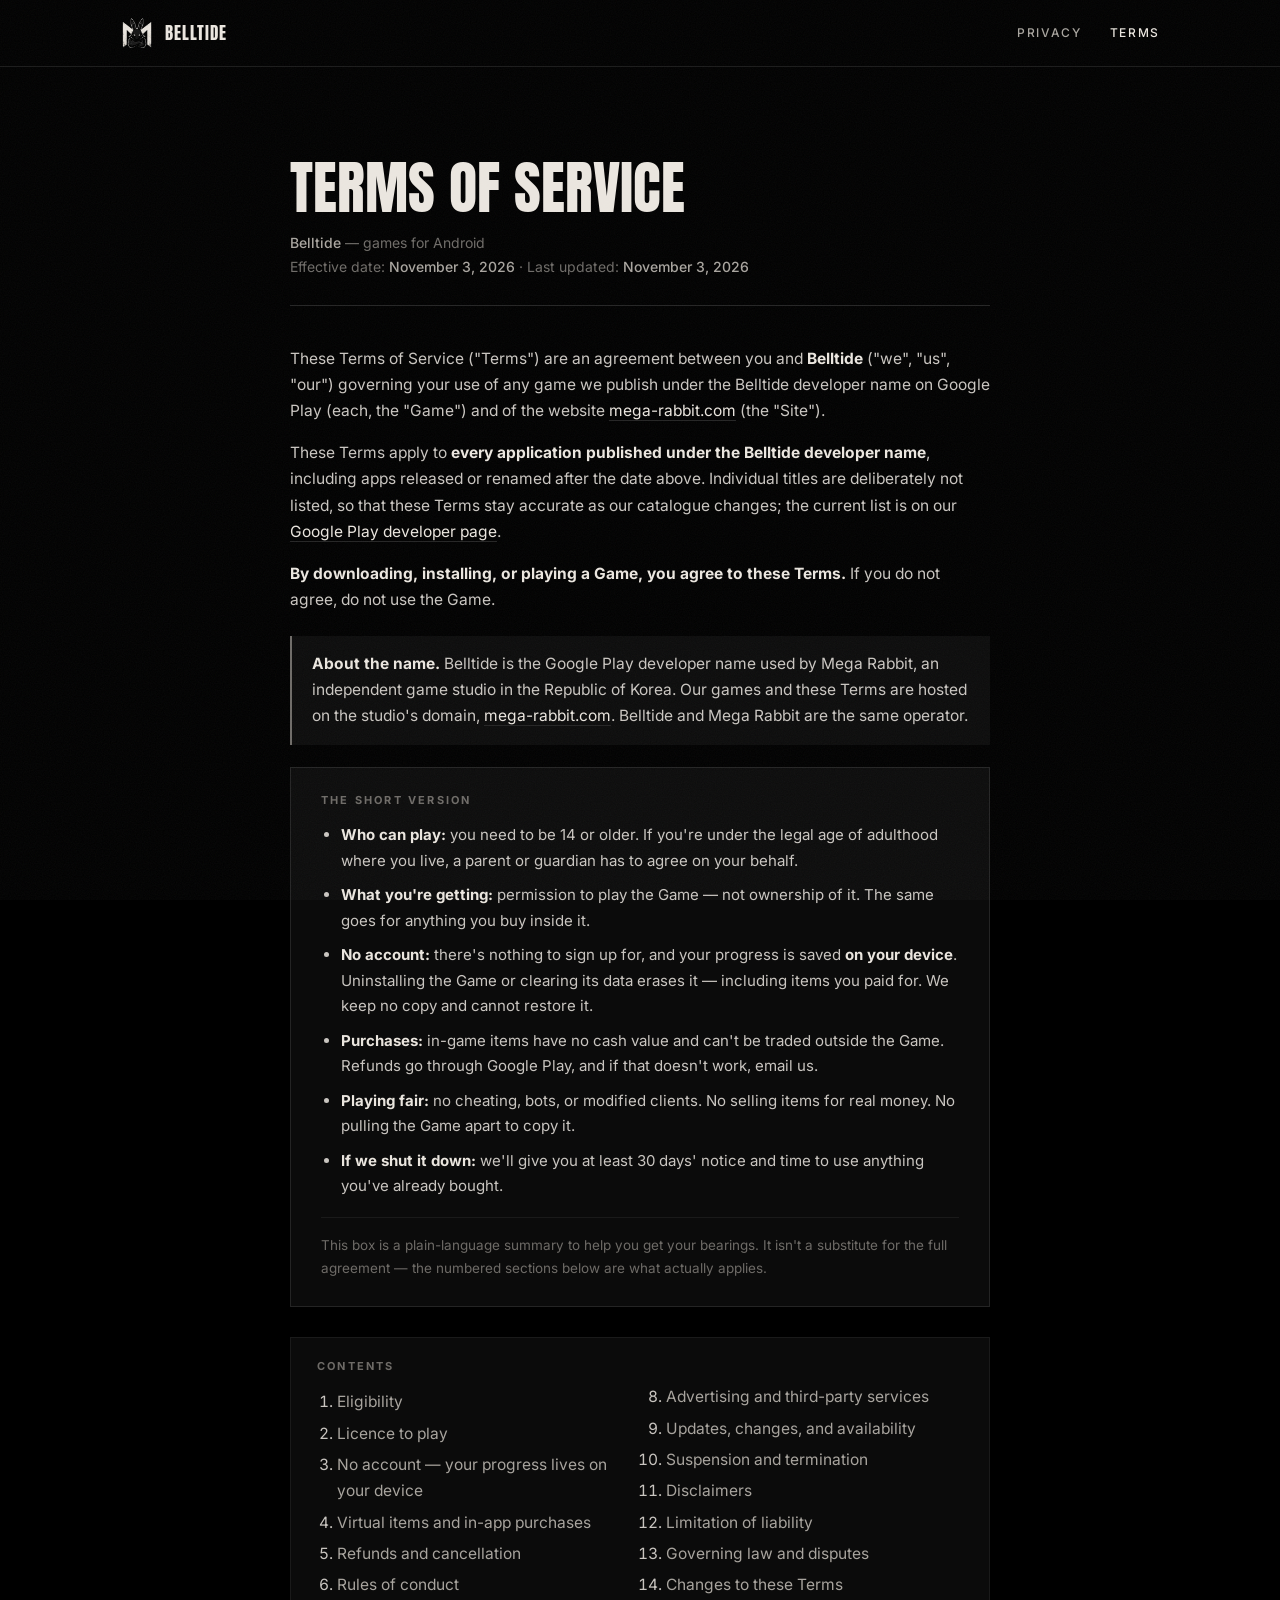
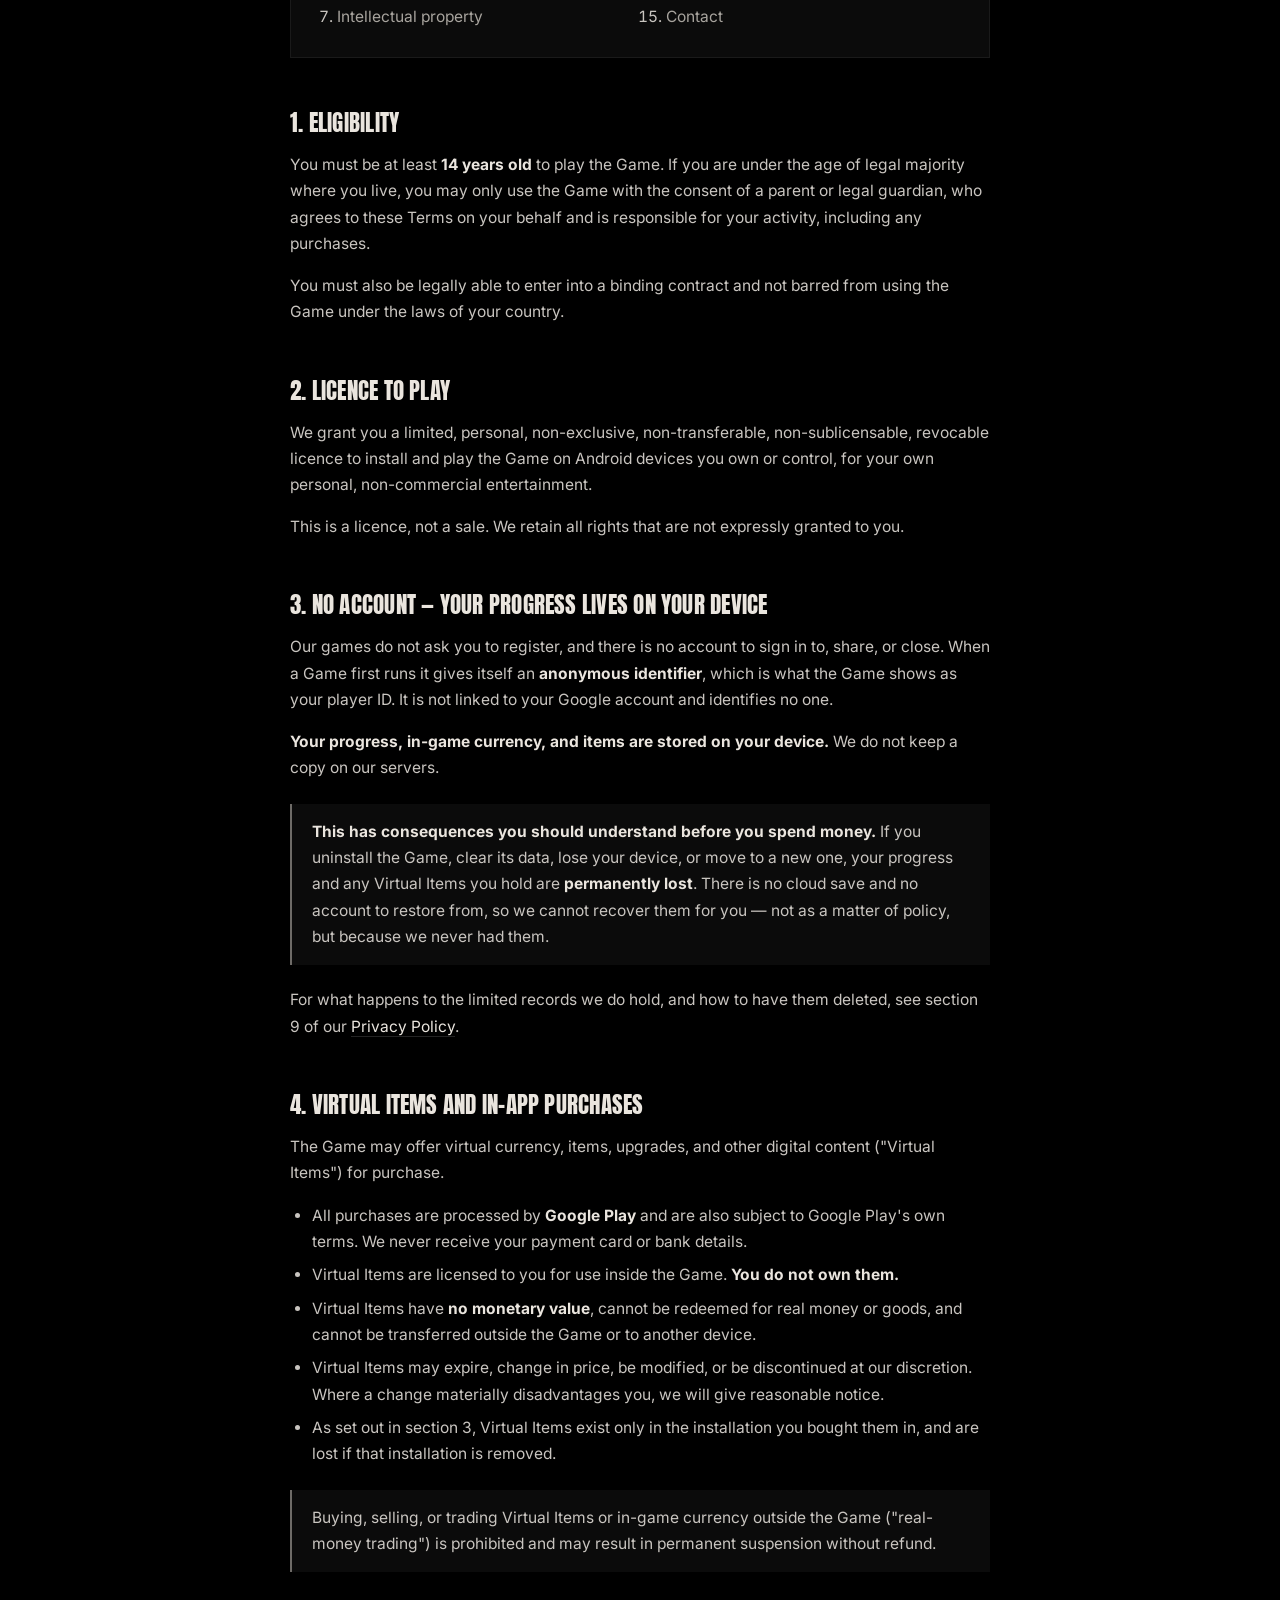
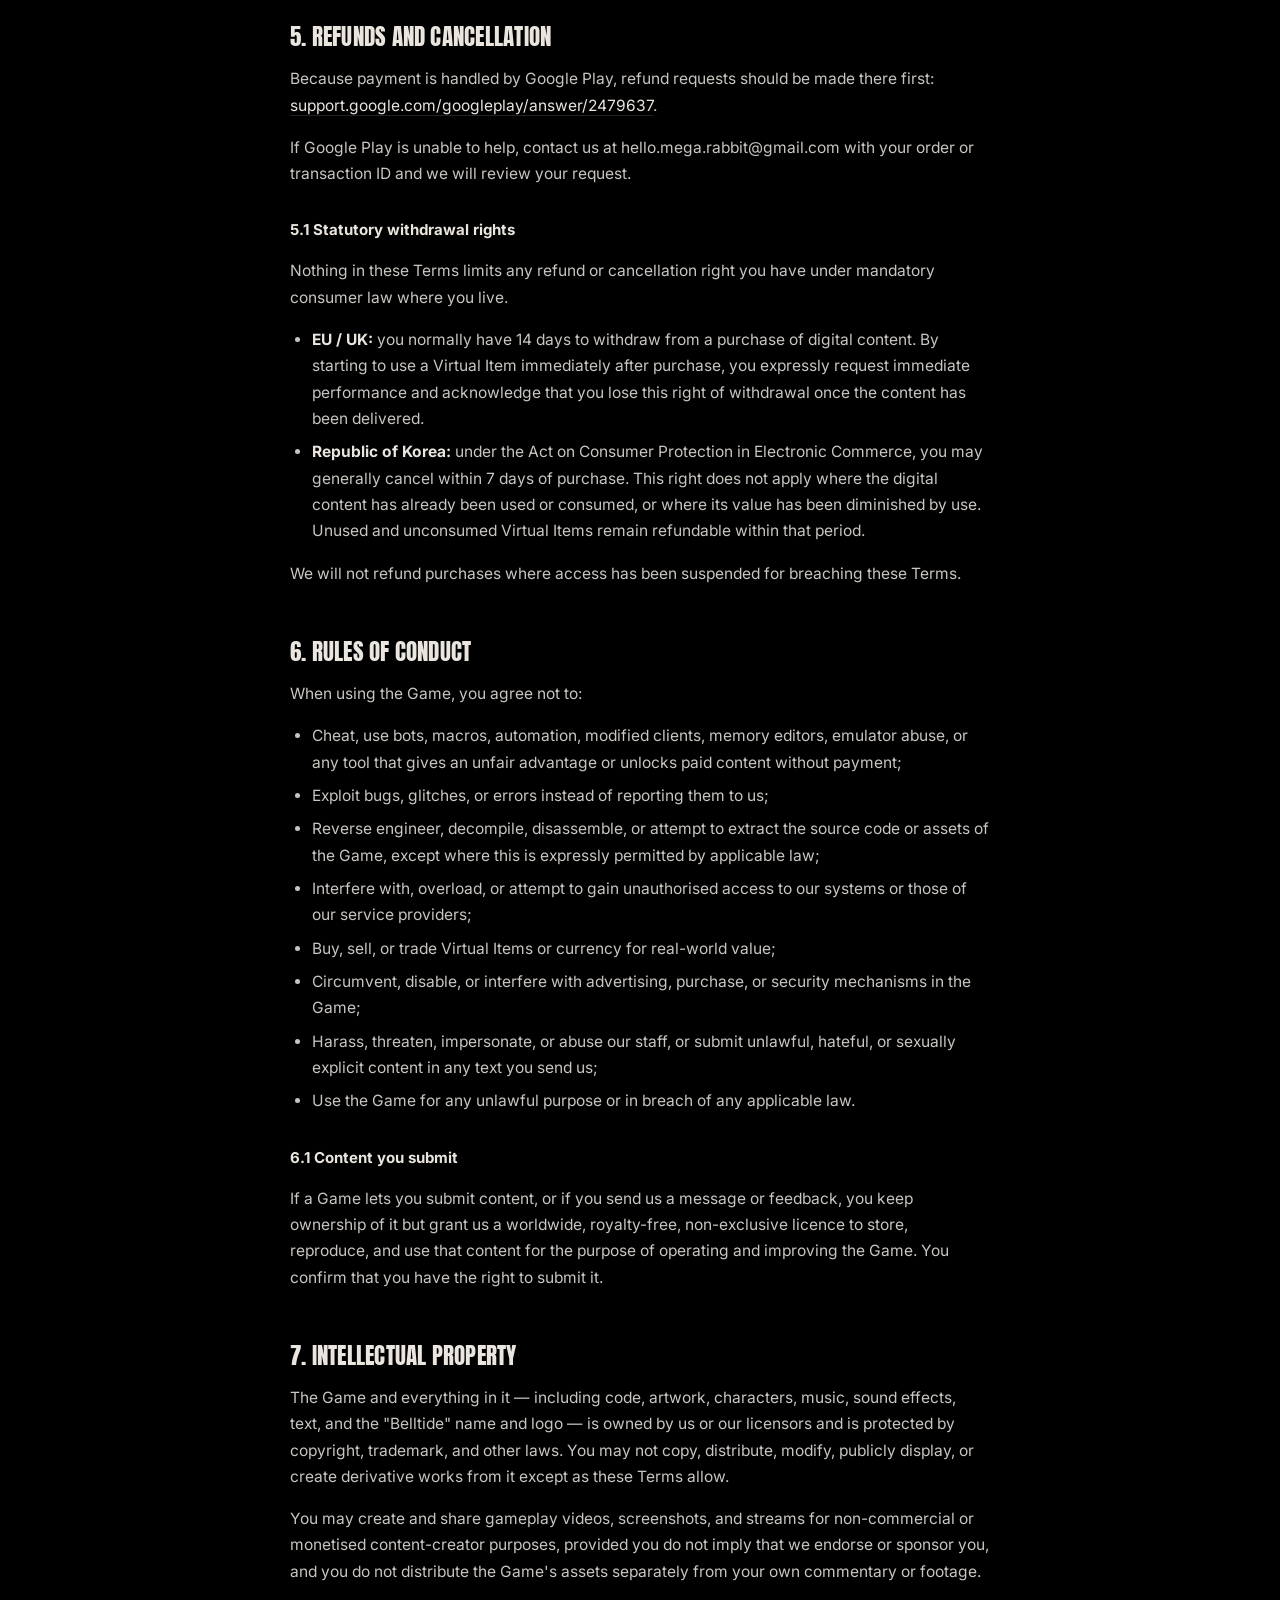
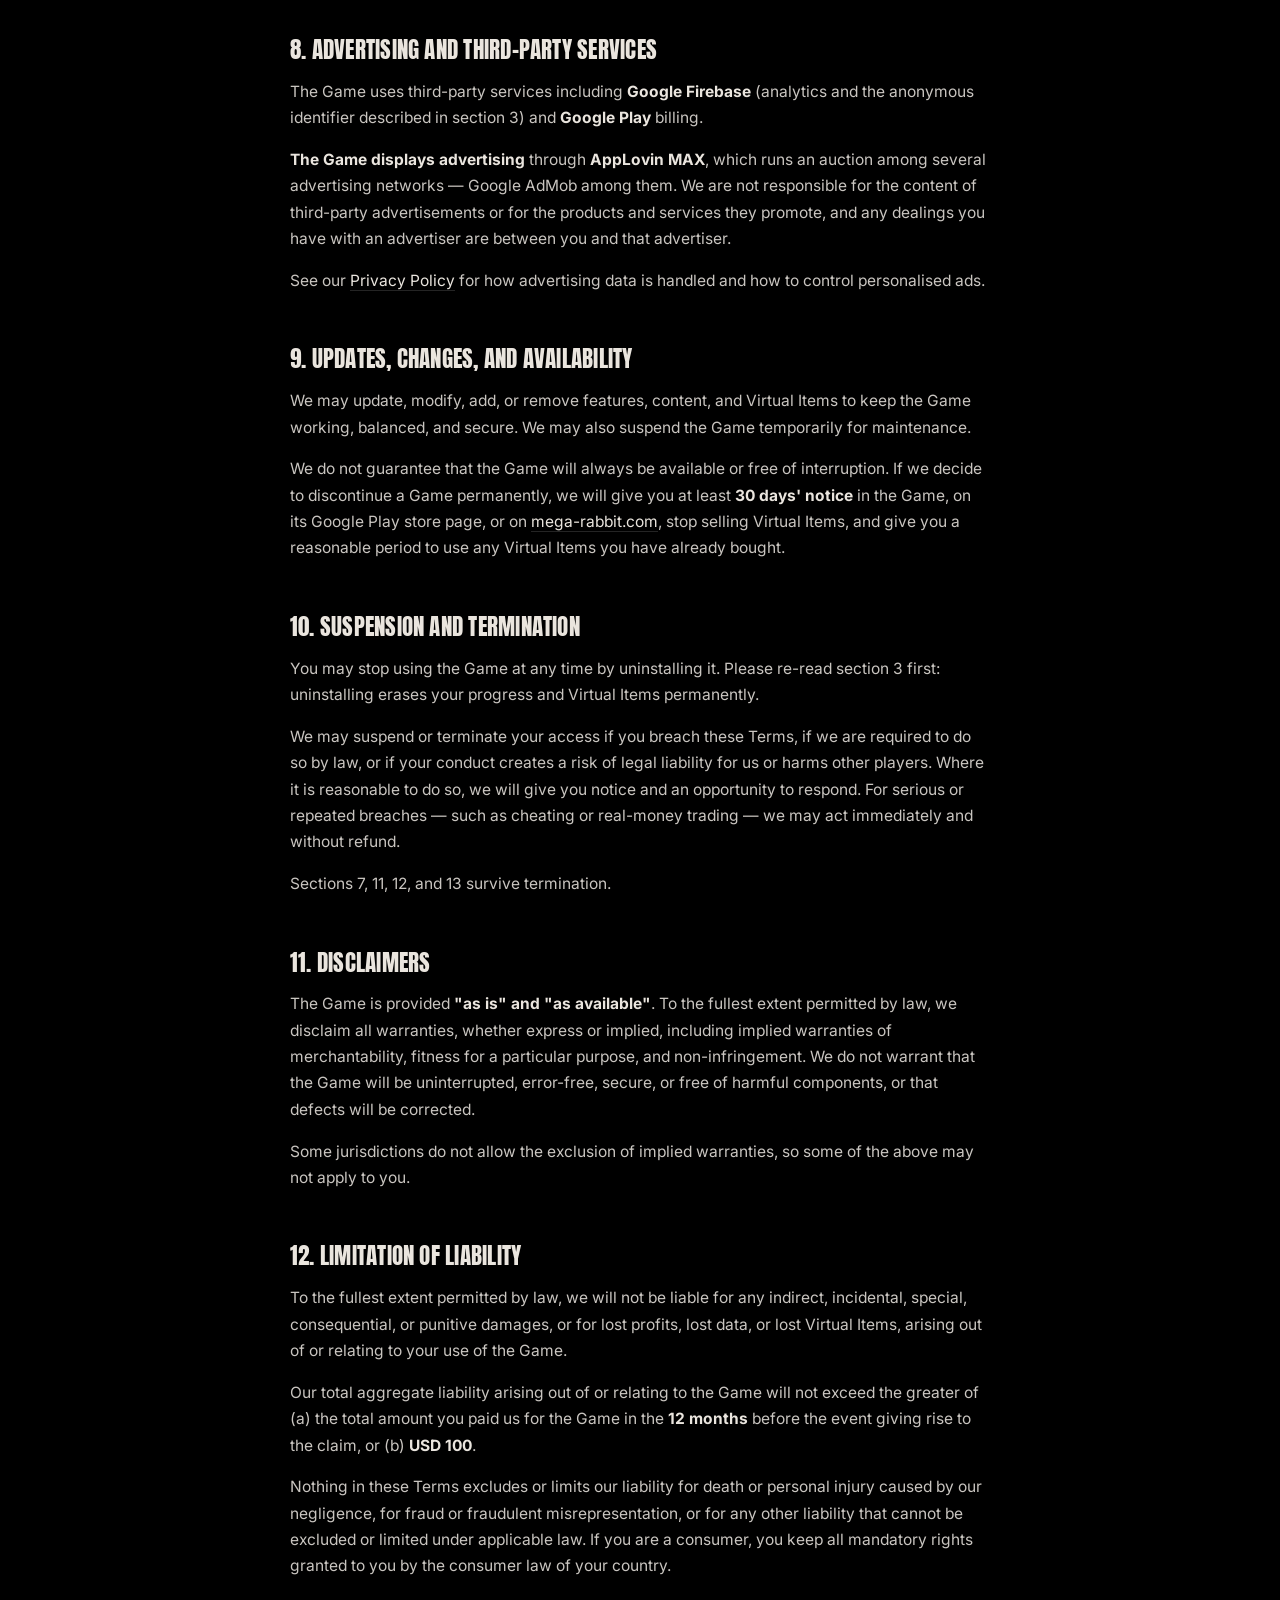
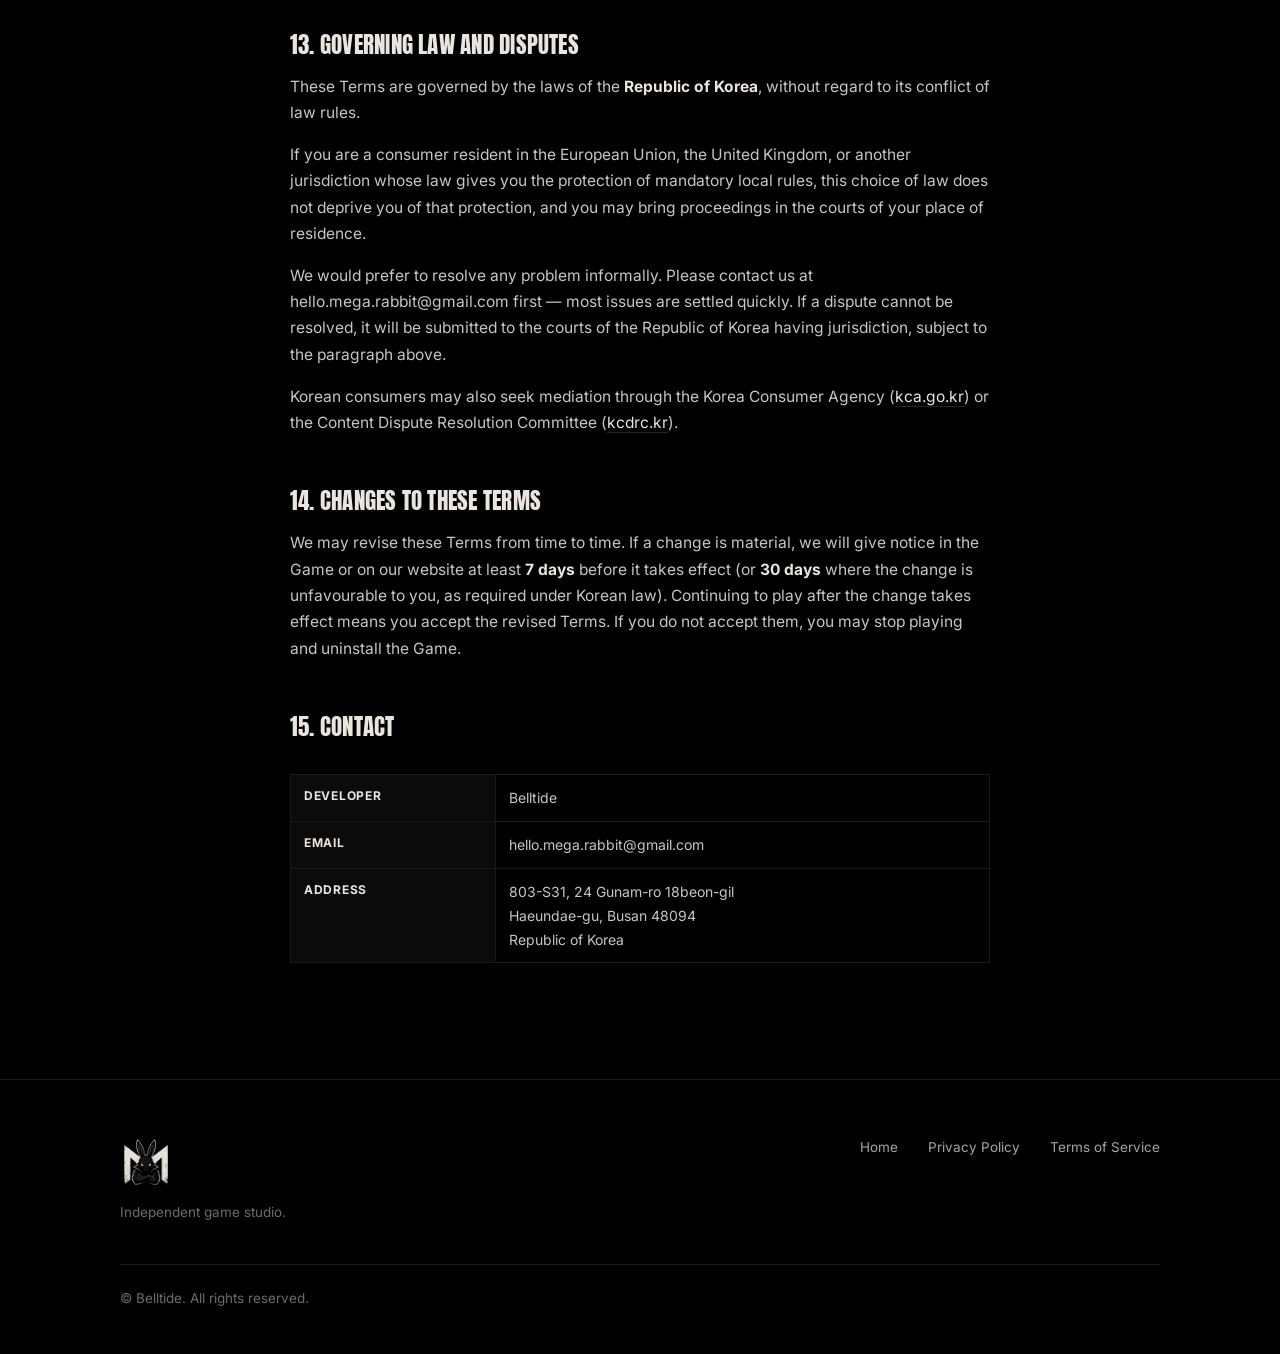
<file: belltide/terms.html>
<!DOCTYPE html>
<html lang="en">
<head>
<meta charset="utf-8">
<meta name="viewport" content="width=device-width, initial-scale=1">
<title>Terms of Service — Belltide</title>
<meta name="description" content="Terms of Service for games published by Belltide on Google Play.">
<meta name="theme-color" content="#000000">
<link rel="canonical" href="https://mega-rabbit.com/belltide/terms.html">
<meta property="og:title" content="Terms of Service — Belltide">
<meta property="og:url" content="https://mega-rabbit.com/belltide/terms.html">
<meta property="og:image" content="https://mega-rabbit.com/assets/img/og.png">
<link rel="icon" href="/favicon.ico" sizes="any">
<link rel="icon" type="image/png" sizes="32x32" href="/assets/img/icon-32.png">
<link rel="apple-touch-icon" href="/assets/img/icon-180.png">
<link rel="stylesheet" href="/assets/css/site.css">
</head>
<body>

<header class="site-header">
  <div class="shell">
    <a class="brand" href="/">
      <img src="/assets/img/mark.png" alt="" width="34" height="34">
      <span>Belltide</span>
    </a>
    <nav class="nav" aria-label="Main">
      <a href="/belltide/privacy.html">Privacy</a>
      <a href="/belltide/terms.html" aria-current="page">Terms</a>
    </nav>
  </div>
</header>

<main class="legal">
<div class="shell">

<div class="legal-head">
  <h1>Terms of Service</h1>
  <p class="meta"><strong>Belltide</strong> — games for Android<br>
  Effective date: <strong>November 3, 2026</strong> · Last updated: <strong>November 3, 2026</strong></p>
</div>

<p>These Terms of Service ("Terms") are an agreement between you and <strong>Belltide</strong> ("we", "us", "our") governing your use of any game we publish under the Belltide developer name on Google Play (each, the "Game") and of the website <a href="https://mega-rabbit.com">mega-rabbit.com</a> (the "Site").</p>

<p>These Terms apply to <strong>every application published under the Belltide developer name</strong>, including apps released or renamed after the date above. Individual titles are deliberately not listed, so that these Terms stay accurate as our catalogue changes; the current list is on our <a href="https://play.google.com/store/apps/dev?id=6033764507894808063" target="_blank" rel="noopener">Google Play developer page</a>.</p>

<p><strong>By downloading, installing, or playing a Game, you agree to these Terms.</strong> If you do not agree, do not use the Game.</p>

<div class="note"><p><strong>About the name.</strong> Belltide is the Google Play developer name used by Mega Rabbit, an independent game studio in the Republic of Korea. Our games and these Terms are hosted on the studio's domain, <a href="https://mega-rabbit.com">mega-rabbit.com</a>. Belltide and Mega Rabbit are the same operator.</p></div>

<div class="summary">
  <h2>The short version</h2>
  <ul>
    <li><strong>Who can play:</strong> you need to be 14 or older. If you're under the legal age of adulthood where you live, a parent or guardian has to agree on your behalf.</li>
    <li><strong>What you're getting:</strong> permission to play the Game — not ownership of it. The same goes for anything you buy inside it.</li>
    <li><strong>No account:</strong> there's nothing to sign up for, and your progress is saved <strong>on your device</strong>. Uninstalling the Game or clearing its data erases it — including items you paid for. We keep no copy and cannot restore it.</li>
    <li><strong>Purchases:</strong> in-game items have no cash value and can't be traded outside the Game. Refunds go through Google Play, and if that doesn't work, email us.</li>
    <li><strong>Playing fair:</strong> no cheating, bots, or modified clients. No selling items for real money. No pulling the Game apart to copy it.</li>
    <li><strong>If we shut it down:</strong> we'll give you at least 30 days' notice and time to use anything you've already bought.</li>
  </ul>
  <p class="caveat">This box is a plain-language summary to help you get your bearings. It isn't a substitute for the full agreement — the numbered sections below are what actually applies.</p>
</div>

<nav class="toc">
  <h2>Contents</h2>
  <ol>
    <li><a href="#eligibility">Eligibility</a></li>
    <li><a href="#license">Licence to play</a></li>
    <li><a href="#progress">No account — your progress lives on your device</a></li>
    <li><a href="#purchases">Virtual items and in-app purchases</a></li>
    <li><a href="#refunds">Refunds and cancellation</a></li>
    <li><a href="#conduct">Rules of conduct</a></li>
    <li><a href="#ip">Intellectual property</a></li>
    <li><a href="#thirdparty">Advertising and third-party services</a></li>
    <li><a href="#availability">Updates, changes, and availability</a></li>
    <li><a href="#termination">Suspension and termination</a></li>
    <li><a href="#disclaimer">Disclaimers</a></li>
    <li><a href="#liability">Limitation of liability</a></li>
    <li><a href="#law">Governing law and disputes</a></li>
    <li><a href="#changes">Changes to these Terms</a></li>
    <li><a href="#contact">Contact</a></li>
  </ol>
</nav>

<h2 id="eligibility">1. Eligibility</h2>
<p>You must be at least <strong>14 years old</strong> to play the Game. If you are under the age of legal majority where you live, you may only use the Game with the consent of a parent or legal guardian, who agrees to these Terms on your behalf and is responsible for your activity, including any purchases.</p>
<p>You must also be legally able to enter into a binding contract and not barred from using the Game under the laws of your country.</p>

<h2 id="license">2. Licence to play</h2>
<p>We grant you a limited, personal, non-exclusive, non-transferable, non-sublicensable, revocable licence to install and play the Game on Android devices you own or control, for your own personal, non-commercial entertainment.</p>
<p>This is a licence, not a sale. We retain all rights that are not expressly granted to you.</p>

<h2 id="progress">3. No account — your progress lives on your device</h2>
<p>Our games do not ask you to register, and there is no account to sign in to, share, or close. When a Game first runs it gives itself an <strong>anonymous identifier</strong>, which is what the Game shows as your player ID. It is not linked to your Google account and identifies no one.</p>
<p><strong>Your progress, in-game currency, and items are stored on your device.</strong> We do not keep a copy on our servers.</p>
<div class="note"><p><strong>This has consequences you should understand before you spend money.</strong> If you uninstall the Game, clear its data, lose your device, or move to a new one, your progress and any Virtual Items you hold are <strong>permanently lost</strong>. There is no cloud save and no account to restore from, so we cannot recover them for you — not as a matter of policy, but because we never had them.</p></div>
<p>For what happens to the limited records we do hold, and how to have them deleted, see section 9 of our <a href="/belltide/privacy.html#deletion">Privacy Policy</a>.</p>

<h2 id="purchases">4. Virtual items and in-app purchases</h2>
<p>The Game may offer virtual currency, items, upgrades, and other digital content ("Virtual Items") for purchase.</p>
<ul>
  <li>All purchases are processed by <strong>Google Play</strong> and are also subject to Google Play's own terms. We never receive your payment card or bank details.</li>
  <li>Virtual Items are licensed to you for use inside the Game. <strong>You do not own them.</strong></li>
  <li>Virtual Items have <strong>no monetary value</strong>, cannot be redeemed for real money or goods, and cannot be transferred outside the Game or to another device.</li>
  <li>Virtual Items may expire, change in price, be modified, or be discontinued at our discretion. Where a change materially disadvantages you, we will give reasonable notice.</li>
  <li>As set out in section 3, Virtual Items exist only in the installation you bought them in, and are lost if that installation is removed.</li>
</ul>
<div class="note"><p>Buying, selling, or trading Virtual Items or in-game currency outside the Game ("real-money trading") is prohibited and may result in permanent suspension without refund.</p></div>

<h2 id="refunds">5. Refunds and cancellation</h2>
<p>Because payment is handled by Google Play, refund requests should be made there first: <a href="https://support.google.com/googleplay/answer/2479637" target="_blank" rel="noopener">support.google.com/googleplay/answer/2479637</a>.</p>
<p>If Google Play is unable to help, contact us at hello.mega.rabbit@gmail.com with your order or transaction ID and we will review your request.</p>

<h3>5.1 Statutory withdrawal rights</h3>
<p>Nothing in these Terms limits any refund or cancellation right you have under mandatory consumer law where you live.</p>
<ul>
  <li><strong>EU / UK:</strong> you normally have 14 days to withdraw from a purchase of digital content. By starting to use a Virtual Item immediately after purchase, you expressly request immediate performance and acknowledge that you lose this right of withdrawal once the content has been delivered.</li>
  <li><strong>Republic of Korea:</strong> under the Act on Consumer Protection in Electronic Commerce, you may generally cancel within 7 days of purchase. This right does not apply where the digital content has already been used or consumed, or where its value has been diminished by use. Unused and unconsumed Virtual Items remain refundable within that period.</li>
</ul>
<p>We will not refund purchases where access has been suspended for breaching these Terms.</p>

<h2 id="conduct">6. Rules of conduct</h2>
<p>When using the Game, you agree not to:</p>
<ul>
  <li>Cheat, use bots, macros, automation, modified clients, memory editors, emulator abuse, or any tool that gives an unfair advantage or unlocks paid content without payment;</li>
  <li>Exploit bugs, glitches, or errors instead of reporting them to us;</li>
  <li>Reverse engineer, decompile, disassemble, or attempt to extract the source code or assets of the Game, except where this is expressly permitted by applicable law;</li>
  <li>Interfere with, overload, or attempt to gain unauthorised access to our systems or those of our service providers;</li>
  <li>Buy, sell, or trade Virtual Items or currency for real-world value;</li>
  <li>Circumvent, disable, or interfere with advertising, purchase, or security mechanisms in the Game;</li>
  <li>Harass, threaten, impersonate, or abuse our staff, or submit unlawful, hateful, or sexually explicit content in any text you send us;</li>
  <li>Use the Game for any unlawful purpose or in breach of any applicable law.</li>
</ul>

<h3>6.1 Content you submit</h3>
<p>If a Game lets you submit content, or if you send us a message or feedback, you keep ownership of it but grant us a worldwide, royalty-free, non-exclusive licence to store, reproduce, and use that content for the purpose of operating and improving the Game. You confirm that you have the right to submit it.</p>

<h2 id="ip">7. Intellectual property</h2>
<p>The Game and everything in it — including code, artwork, characters, music, sound effects, text, and the "Belltide" name and logo — is owned by us or our licensors and is protected by copyright, trademark, and other laws. You may not copy, distribute, modify, publicly display, or create derivative works from it except as these Terms allow.</p>
<p>You may create and share gameplay videos, screenshots, and streams for non-commercial or monetised content-creator purposes, provided you do not imply that we endorse or sponsor you, and you do not distribute the Game's assets separately from your own commentary or footage.</p>

<h2 id="thirdparty">8. Advertising and third-party services</h2>
<p>The Game uses third-party services including <strong>Google Firebase</strong> (analytics and the anonymous identifier described in section 3) and <strong>Google Play</strong> billing.</p>
<p><strong>The Game displays advertising</strong> through <strong>AppLovin MAX</strong>, which runs an auction among several advertising networks — Google AdMob among them. We are not responsible for the content of third-party advertisements or for the products and services they promote, and any dealings you have with an advertiser are between you and that advertiser.</p>
<p>See our <a href="/belltide/privacy.html#ads">Privacy Policy</a> for how advertising data is handled and how to control personalised ads.</p>

<h2 id="availability">9. Updates, changes, and availability</h2>
<p>We may update, modify, add, or remove features, content, and Virtual Items to keep the Game working, balanced, and secure. We may also suspend the Game temporarily for maintenance.</p>
<p>We do not guarantee that the Game will always be available or free of interruption. If we decide to discontinue a Game permanently, we will give you at least <strong>30 days' notice</strong> in the Game, on its Google Play store page, or on <a href="https://mega-rabbit.com">mega-rabbit.com</a>, stop selling Virtual Items, and give you a reasonable period to use any Virtual Items you have already bought.</p>

<h2 id="termination">10. Suspension and termination</h2>
<p>You may stop using the Game at any time by uninstalling it. Please re-read section 3 first: uninstalling erases your progress and Virtual Items permanently.</p>
<p>We may suspend or terminate your access if you breach these Terms, if we are required to do so by law, or if your conduct creates a risk of legal liability for us or harms other players. Where it is reasonable to do so, we will give you notice and an opportunity to respond. For serious or repeated breaches — such as cheating or real-money trading — we may act immediately and without refund.</p>
<p>Sections 7, 11, 12, and 13 survive termination.</p>

<h2 id="disclaimer">11. Disclaimers</h2>
<p>The Game is provided <strong>"as is" and "as available"</strong>. To the fullest extent permitted by law, we disclaim all warranties, whether express or implied, including implied warranties of merchantability, fitness for a particular purpose, and non-infringement. We do not warrant that the Game will be uninterrupted, error-free, secure, or free of harmful components, or that defects will be corrected.</p>
<p>Some jurisdictions do not allow the exclusion of implied warranties, so some of the above may not apply to you.</p>

<h2 id="liability">12. Limitation of liability</h2>
<p>To the fullest extent permitted by law, we will not be liable for any indirect, incidental, special, consequential, or punitive damages, or for lost profits, lost data, or lost Virtual Items, arising out of or relating to your use of the Game.</p>
<p>Our total aggregate liability arising out of or relating to the Game will not exceed the greater of (a) the total amount you paid us for the Game in the <strong>12 months</strong> before the event giving rise to the claim, or (b) <strong>USD 100</strong>.</p>
<p>Nothing in these Terms excludes or limits our liability for death or personal injury caused by our negligence, for fraud or fraudulent misrepresentation, or for any other liability that cannot be excluded or limited under applicable law. If you are a consumer, you keep all mandatory rights granted to you by the consumer law of your country.</p>

<h2 id="law">13. Governing law and disputes</h2>
<p>These Terms are governed by the laws of the <strong>Republic of Korea</strong>, without regard to its conflict of law rules.</p>
<p>If you are a consumer resident in the European Union, the United Kingdom, or another jurisdiction whose law gives you the protection of mandatory local rules, this choice of law does not deprive you of that protection, and you may bring proceedings in the courts of your place of residence.</p>
<p>We would prefer to resolve any problem informally. Please contact us at hello.mega.rabbit@gmail.com first — most issues are settled quickly. If a dispute cannot be resolved, it will be submitted to the courts of the Republic of Korea having jurisdiction, subject to the paragraph above.</p>
<p>Korean consumers may also seek mediation through the Korea Consumer Agency (<a href="https://www.kca.go.kr" target="_blank" rel="noopener">kca.go.kr</a>) or the Content Dispute Resolution Committee (<a href="https://www.kcdrc.kr" target="_blank" rel="noopener">kcdrc.kr</a>).</p>

<h2 id="changes">14. Changes to these Terms</h2>
<p>We may revise these Terms from time to time. If a change is material, we will give notice in the Game or on our website at least <strong>7 days</strong> before it takes effect (or <strong>30 days</strong> where the change is unfavourable to you, as required under Korean law). Continuing to play after the change takes effect means you accept the revised Terms. If you do not accept them, you may stop playing and uninstall the Game.</p>

<h2 id="contact">15. Contact</h2>
<div class="table-scroll"><table>
  <tr><th>Developer</th><td>Belltide</td></tr>
  <tr><th>Email</th><td>hello.mega.rabbit@gmail.com</td></tr>
  <tr><th>Address</th><td>803-S31, 24 Gunam-ro 18beon-gil<br>Haeundae-gu, Busan 48094<br>Republic of Korea</td></tr>
</table></div>

</div>
</main>

<footer class="site-footer">
  <div class="shell">
    <div class="footer-top">
      <div class="footer-brand">
        <img src="/assets/img/mark.png" alt="Belltide" width="52" height="52">
        <p>Independent game studio.</p>
      </div>
      <nav class="footer-links" aria-label="Footer">
        <a href="/">Home</a>
        <a href="/belltide/privacy.html">Privacy Policy</a>
        <a href="/belltide/terms.html">Terms of Service</a>
      </nav>
    </div>
    <div class="footer-bottom">
      <p>© Belltide. All rights reserved.</p>
    </div>
  </div>
</footer>

</body>
</html>
</file>
<file: assets/css/site.css>
/* ==========================================================================
   MEGA RABBIT — site stylesheet
   Dark only. Pure black canvas so the logo's own black field blends away.
   ========================================================================== */

/* ---------- Fonts (self-hosted: no third-party requests, GDPR-safe) ---------- */
@font-face{
  font-family:'Anton';
  src:url('../fonts/anton-latin-400-normal.woff2') format('woff2');
  font-weight:400; font-style:normal; font-display:swap;
}
@font-face{
  font-family:'Inter';
  src:url('../fonts/inter-latin-400-normal.woff2') format('woff2');
  font-weight:400; font-style:normal; font-display:swap;
}
@font-face{
  font-family:'Inter';
  src:url('../fonts/inter-latin-500-normal.woff2') format('woff2');
  font-weight:500; font-style:normal; font-display:swap;
}
@font-face{
  font-family:'Inter';
  src:url('../fonts/inter-latin-700-normal.woff2') format('woff2');
  font-weight:700; font-style:normal; font-display:swap;
}

/* ---------- Tokens ---------- */
:root{
  --black:#000000;
  --surface:#0b0b0b;
  --surface-2:#121212;
  --line:#242424;
  --line-soft:#1a1a1a;
  --bone:#eae5de;          /* the cream white from the logo */
  --bone-dim:#a8a49e;
  --bone-faint:#6e6b67;
  --display:'Anton',"Arial Narrow",Impact,sans-serif;
  --body:'Inter',-apple-system,BlinkMacSystemFont,"Segoe UI",Roboto,sans-serif;
  --gutter:clamp(20px,5vw,40px);
  --maxw:1120px;
}

/* ---------- Reset ---------- */
*,*::before,*::after{box-sizing:border-box}
html{-webkit-text-size-adjust:100%; scroll-behavior:smooth}
body{
  margin:0;
  background:var(--black);
  color:var(--bone);
  font-family:var(--body);
  font-size:16px; line-height:1.7;
  -webkit-font-smoothing:antialiased;
  overflow-x:hidden;
}
img{max-width:100%; height:auto; display:block}
a{color:inherit; text-decoration:none}
::selection{background:var(--bone); color:var(--black)}
:focus-visible{outline:2px solid var(--bone); outline-offset:3px}

/* Film-grain overlay — echoes the distressed texture in the logo */
body::after{
  content:''; position:fixed; inset:0; z-index:9999; pointer-events:none;
  opacity:.05; mix-blend-mode:screen;
  background-image:url("data:image/svg+xml,%3Csvg xmlns='http://www.w3.org/2000/svg' width='180' height='180'%3E%3Cfilter id='n'%3E%3CfeTurbulence type='fractalNoise' baseFrequency='.85' numOctaves='3'/%3E%3C/filter%3E%3Crect width='100%25' height='100%25' filter='url(%23n)'/%3E%3C/svg%3E");
}

/* ---------- Layout ---------- */
.shell{max-width:var(--maxw); margin:0 auto; padding-inline:var(--gutter)}
section{position:relative}
.rule{height:1px; background:var(--line-soft); border:0; margin:0}

/* ---------- Typography ---------- */
.display{
  font-family:var(--display); font-weight:400;
  text-transform:uppercase; letter-spacing:.01em; line-height:.94;
}
.eyebrow{
  font-size:11px; font-weight:700; letter-spacing:.22em; text-transform:uppercase;
  color:var(--bone-faint); margin:0 0 18px;
}
.lede{font-size:clamp(16px,2vw,18px); color:var(--bone-dim); max-width:56ch}

/* ---------- Header ---------- */
.site-header{
  position:sticky; top:0; z-index:100;
  background:rgba(0,0,0,.82);
  backdrop-filter:blur(14px); -webkit-backdrop-filter:blur(14px);
  border-bottom:1px solid var(--line-soft);
}
.site-header .shell{
  display:flex; align-items:center; justify-content:space-between;
  height:66px; gap:20px;
}
.brand{display:flex; align-items:center; gap:11px; flex-shrink:0}
.brand img{width:34px; height:34px; border-radius:5px}
.brand span{
  font-family:var(--display); font-size:17px; letter-spacing:.06em;
  text-transform:uppercase; white-space:nowrap;
}
.nav{display:flex; align-items:center; gap:28px}
.nav a{
  font-size:12px; font-weight:500; letter-spacing:.14em; text-transform:uppercase;
  color:var(--bone-dim); transition:color .18s ease;
}
.nav a:hover,.nav a[aria-current="page"]{color:var(--bone)}
@media (max-width:640px){
  .nav{gap:16px}
  .nav a{font-size:11px; letter-spacing:.1em}
  .brand span{display:none}
}

/* ---------- Hero ---------- */
/* Pure black canvas: the logo image carries its own black field, so any
   gradient behind it would reveal the artwork's square edge. Keep it #000
   and let the logo's drop-shadow supply the only glow. */
.hero{
  min-height:calc(100svh - 66px);
  display:flex; align-items:center;
  padding:64px 0 80px;
  background:var(--black);
}
.hero .shell{
  display:grid; gap:clamp(36px,6vw,72px); align-items:center;
  grid-template-columns:minmax(0,1fr) minmax(0,.85fr);
}
.hero-logo{
  width:min(100%,420px); margin-inline:auto;
  /* No glow: a halo would outline the artwork's square black field.
     On #000 the logo's background disappears and the marks appear to float. */
}
.hero h1{
  font-family:var(--display); font-weight:400; text-transform:uppercase;
  font-size:clamp(42px,7.6vw,86px); line-height:.92; letter-spacing:-.005em;
  margin:0 0 22px;
}
.hero h1 em{font-style:normal; display:block; color:var(--bone-faint)}
.hero p{margin:0 0 34px}
@media (max-width:860px){
  .hero .shell{grid-template-columns:1fr; text-align:center}
  .hero-logo{order:-1; width:min(72%,290px)}
  .hero .lede{margin-inline:auto}
  .cta-row{justify-content:center}
}

/* ---------- Buttons ---------- */
.cta-row{display:flex; flex-wrap:wrap; gap:12px}
.btn{
  display:inline-flex; align-items:center; gap:9px;
  padding:13px 24px; border:1px solid var(--bone);
  font-size:12px; font-weight:700; letter-spacing:.16em; text-transform:uppercase;
  transition:background .2s ease,color .2s ease,transform .2s ease;
}
.btn-solid{background:var(--bone); color:var(--black)}
.btn-solid:hover{transform:translateY(-2px)}
.btn-ghost{background:transparent; color:var(--bone); border-color:var(--line)}
.btn-ghost:hover{border-color:var(--bone); transform:translateY(-2px)}
.btn[aria-disabled="true"]{opacity:.4; pointer-events:none}

/* ---------- Section heading ---------- */
.sec{padding:clamp(72px,11vw,124px) 0}
.sec-head{margin-bottom:44px; max-width:60ch}
.sec-head h2{
  font-family:var(--display); font-weight:400; text-transform:uppercase;
  font-size:clamp(30px,4.6vw,50px); line-height:1; margin:0 0 16px;
}

/* ---------- Game cards ---------- */
/* Cards keep a natural width instead of stretching edge-to-edge when only
   two are present; more cards simply wrap onto the next row. */
.cards{display:grid; gap:20px; justify-content:start;
       grid-template-columns:repeat(auto-fit,minmax(268px,360px))}
@media (max-width:640px){ .cards{grid-template-columns:1fr} }
.card{
  position:relative; overflow:hidden;
  background:var(--surface); border:1px solid var(--line-soft);
  padding:34px 30px 30px; min-height:270px;
  display:flex; flex-direction:column;
  transition:border-color .25s ease,background .25s ease,transform .25s ease;
}
.card:hover{border-color:var(--line); background:var(--surface-2); transform:translateY(-3px)}
.card .tag{
  align-self:flex-start; margin-bottom:auto;
  font-size:10px; font-weight:700; letter-spacing:.2em; text-transform:uppercase;
  color:var(--bone-faint); border:1px solid var(--line); padding:5px 11px;
}
.card h3{
  font-family:var(--display); font-weight:400; text-transform:uppercase;
  font-size:26px; line-height:1.05; margin:30px 0 10px;
}
.card p{margin:0; font-size:14.5px; color:var(--bone-dim); line-height:1.65}
.card.ghost{
  border-style:dashed; background:transparent;
  align-items:center; justify-content:center; text-align:center;
}
.card.ghost:hover{transform:none; background:transparent}
.card.ghost .glyph{font-family:var(--display); font-size:40px; color:var(--line); margin-bottom:12px}
.card.ghost p{max-width:24ch}

/* ---------- Studio / stats ---------- */
.split{display:grid; gap:clamp(34px,6vw,72px); grid-template-columns:repeat(auto-fit,minmax(280px,1fr)); align-items:start}
.facts{display:grid; gap:0; border-top:1px solid var(--line-soft)}
.facts div{
  display:flex; justify-content:space-between; gap:20px;
  padding:16px 0; border-bottom:1px solid var(--line-soft); font-size:14.5px;
}
.facts dt{color:var(--bone-faint); letter-spacing:.1em; text-transform:uppercase; font-size:11px; font-weight:700; padding-top:3px}
.facts dd{margin:0; color:var(--bone-dim); text-align:right}

/* ---------- Contact ---------- */
.contact-mail{
  font-family:var(--display); text-transform:uppercase;
  font-size:clamp(24px,4.4vw,44px); line-height:1.05;
  display:inline-block; border-bottom:2px solid var(--line);
  padding-bottom:4px; transition:border-color .2s ease,color .2s ease; word-break:break-word;
}
.contact-mail:hover{border-color:var(--bone)}

/* ---------- Footer ---------- */
.site-footer{border-top:1px solid var(--line-soft); padding:56px 0 44px; font-size:13.5px; color:var(--bone-faint)}
.footer-top{display:flex; flex-wrap:wrap; gap:28px; justify-content:space-between; align-items:flex-start; margin-bottom:40px}
.footer-brand img{width:52px; height:52px; border-radius:6px; margin-bottom:14px}
.footer-brand p{margin:0; max-width:34ch; line-height:1.6}
.footer-links{display:flex; flex-wrap:wrap; gap:12px 30px}
.footer-links a{color:var(--bone-dim); transition:color .18s ease}
.footer-links a:hover{color:var(--bone)}
.footer-bottom{display:flex; flex-wrap:wrap; gap:10px 24px; justify-content:space-between; padding-top:22px; border-top:1px solid var(--line-soft)}
.footer-bottom p{margin:0}

/* ---------- Legal document pages ---------- */
.legal{padding:clamp(56px,8vw,92px) 0 96px}
.legal .shell{max-width:780px}
.legal-head{border-bottom:1px solid var(--line); padding-bottom:26px; margin-bottom:40px}
.legal-head h1{
  font-family:var(--display); font-weight:400; text-transform:uppercase;
  font-size:clamp(34px,6vw,58px); line-height:1; margin:0 0 14px;
}
.legal-head .meta{margin:0; font-size:14px; color:var(--bone-faint); line-height:1.7}
.legal-head .meta strong{color:var(--bone-dim); font-weight:500}
.legal h2{
  font-family:var(--display); font-weight:400; text-transform:uppercase;
  font-size:23px; line-height:1.15; letter-spacing:.01em;
  margin:52px 0 14px; scroll-margin-top:86px;
}
.legal h3{font-size:15px; font-weight:700; margin:30px 0 8px; color:var(--bone)}
.legal p,.legal li{color:#c9c5c0; font-size:15.5px}
.legal ul,.legal ol{padding-left:22px}
.legal li{margin:7px 0}
.legal a{color:var(--bone); border-bottom:1px solid var(--line); transition:border-color .18s ease}
.legal a:hover{border-bottom-color:var(--bone)}
.legal strong{color:var(--bone); font-weight:700}

.toc{background:var(--surface); border:1px solid var(--line-soft); padding:22px 26px; margin-bottom:8px}
.toc h2{margin:0 0 12px; font-size:11px; font-family:var(--body); font-weight:700; letter-spacing:.2em; color:var(--bone-faint)}
.toc ol{margin:0; padding-left:20px; font-size:14px; columns:2; column-gap:32px}
.toc li{margin:5px 0; break-inside:avoid}
.toc a{border-bottom:none; color:var(--bone-dim)}
.toc a:hover{color:var(--bone); text-decoration:underline}
@media (max-width:600px){.toc ol{columns:1}}

.legal table{width:100%; border-collapse:collapse; margin:20px 0; font-size:14px}
.legal th,.legal td{border:1px solid var(--line-soft); padding:11px 13px; text-align:left; vertical-align:top; color:#c9c5c0}
.legal th{background:var(--surface); color:var(--bone); font-weight:700; font-size:12px; letter-spacing:.06em; text-transform:uppercase}
.table-scroll{overflow-x:auto; -webkit-overflow-scrolling:touch}

.note{background:var(--surface); border-left:2px solid var(--bone-faint); padding:15px 20px; margin:22px 0; font-size:14.5px}
.note p{margin:0}

/* Plain-language summary at the top of a legal page. Orientation only —
   the numbered sections below remain the operative text. */
.summary{border:1px solid var(--line); background:var(--surface); padding:26px 30px; margin:0 0 30px}
.summary h2{
  font-family:var(--body); font-size:11px; font-weight:700; letter-spacing:.2em;
  text-transform:uppercase; color:var(--bone-faint); margin:0 0 16px;
}
.summary ul{margin:0; padding-left:20px}
.summary li{margin:9px 0; font-size:15px; color:#c9c5c0}
.summary li strong{color:var(--bone)}
.summary .caveat{margin:18px 0 0; padding-top:16px; border-top:1px solid var(--line-soft); font-size:13.5px; color:var(--bone-faint)}
@media (max-width:600px){.summary{padding:22px}}
.todo{background:#3a2f00; color:#ffdf6b; padding:1px 7px; border-radius:3px; font-weight:700}

/* ---------- Motion ---------- */
.reveal{opacity:0; transform:translateY(18px); transition:opacity .7s ease,transform .7s ease}
.reveal.in{opacity:1; transform:none}
@media (prefers-reduced-motion:reduce){
  *{animation:none !important; transition:none !important; scroll-behavior:auto !important}
  .reveal{opacity:1; transform:none}
}

/* ---------- Print ---------- */
@media print{
  body{background:#fff; color:#000}
  body::after,.site-header,.site-footer,.toc{display:none}
  .legal p,.legal li,.legal td,.legal th{color:#000}
  .legal a{color:#000; border:0}
}
</file>
